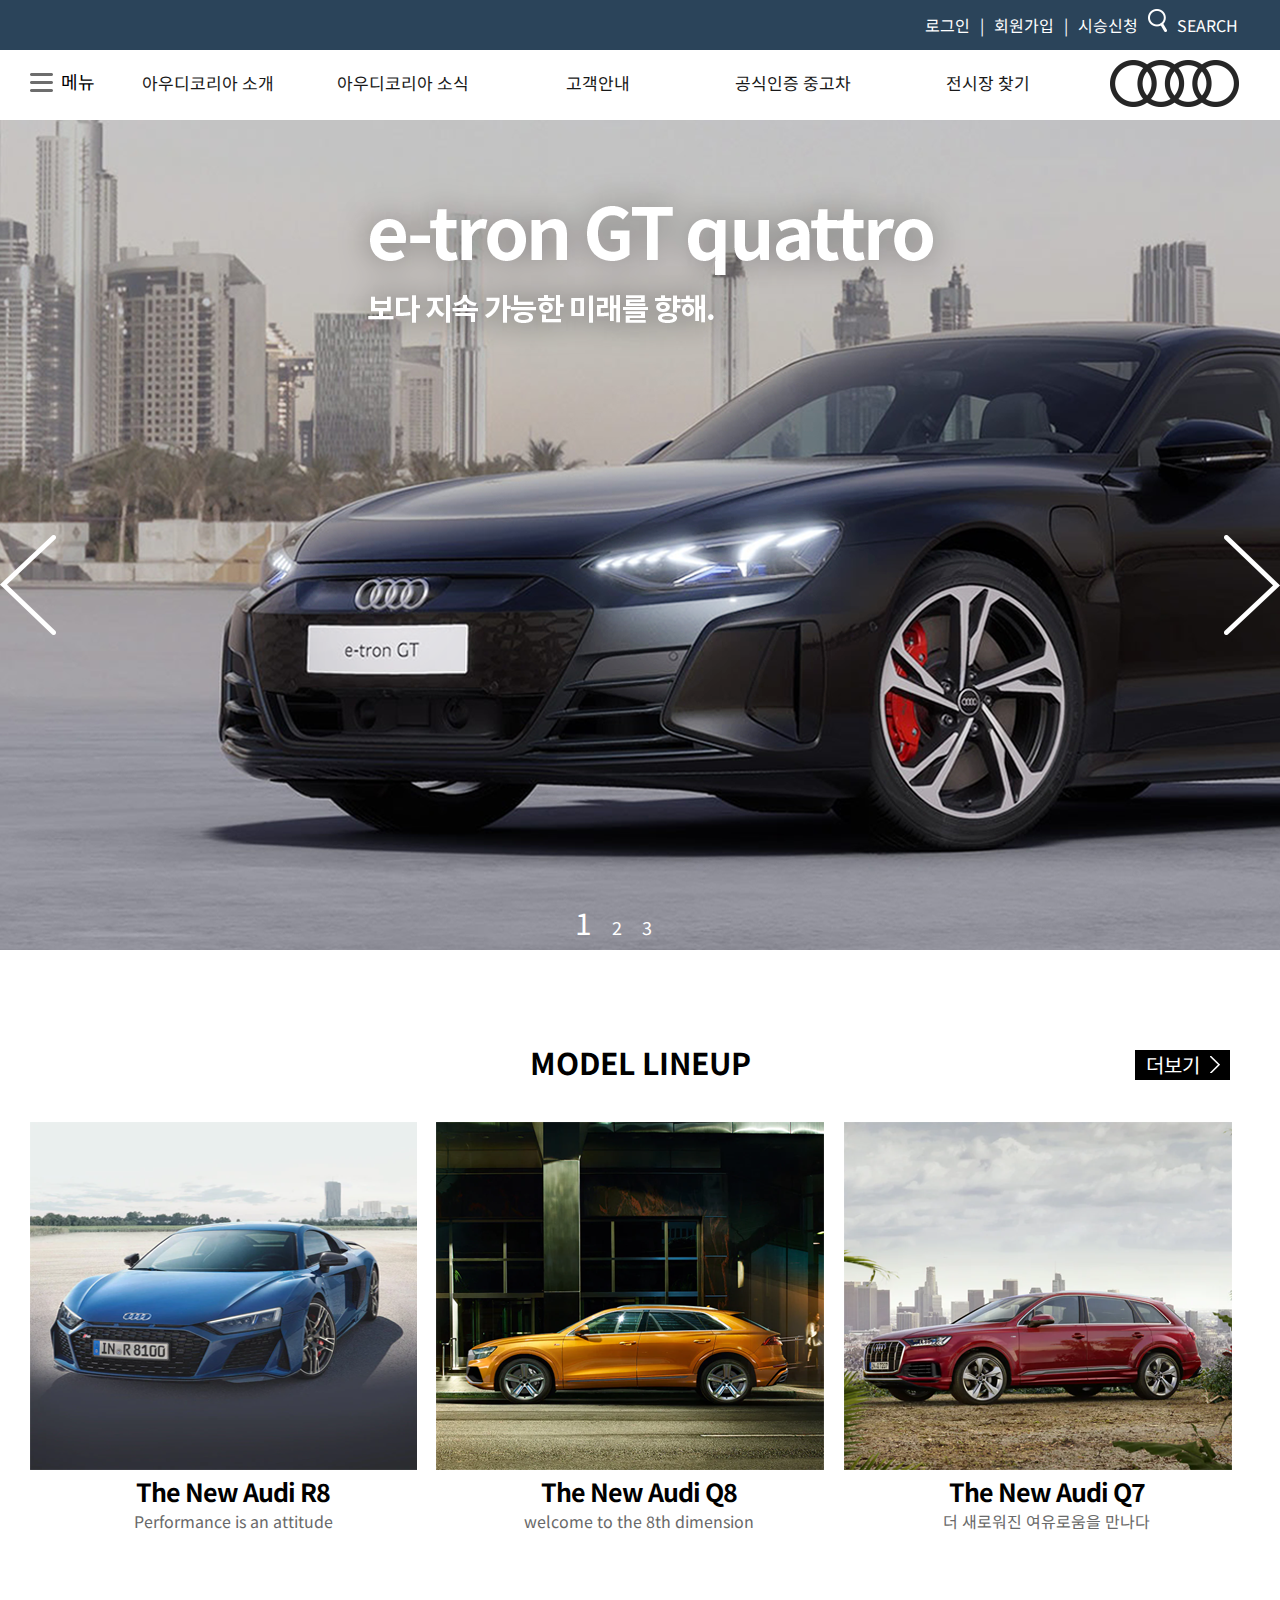
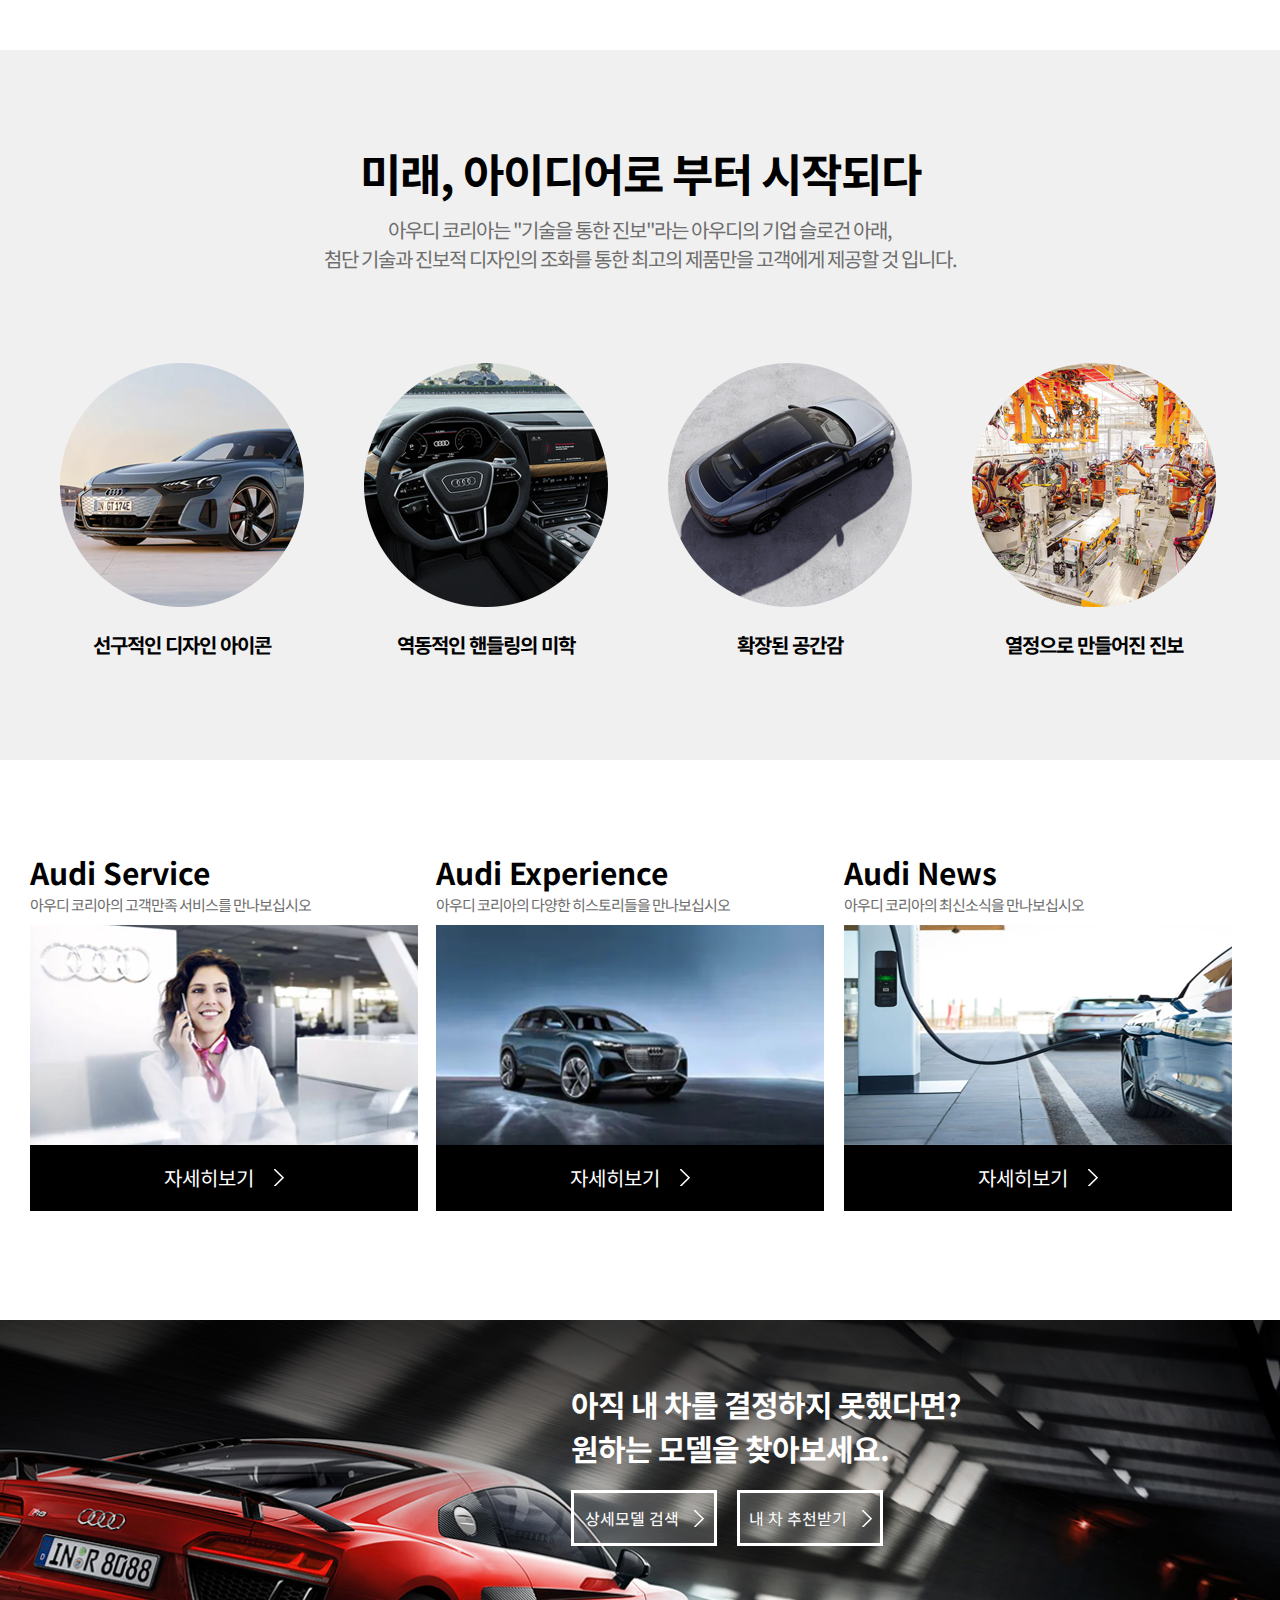
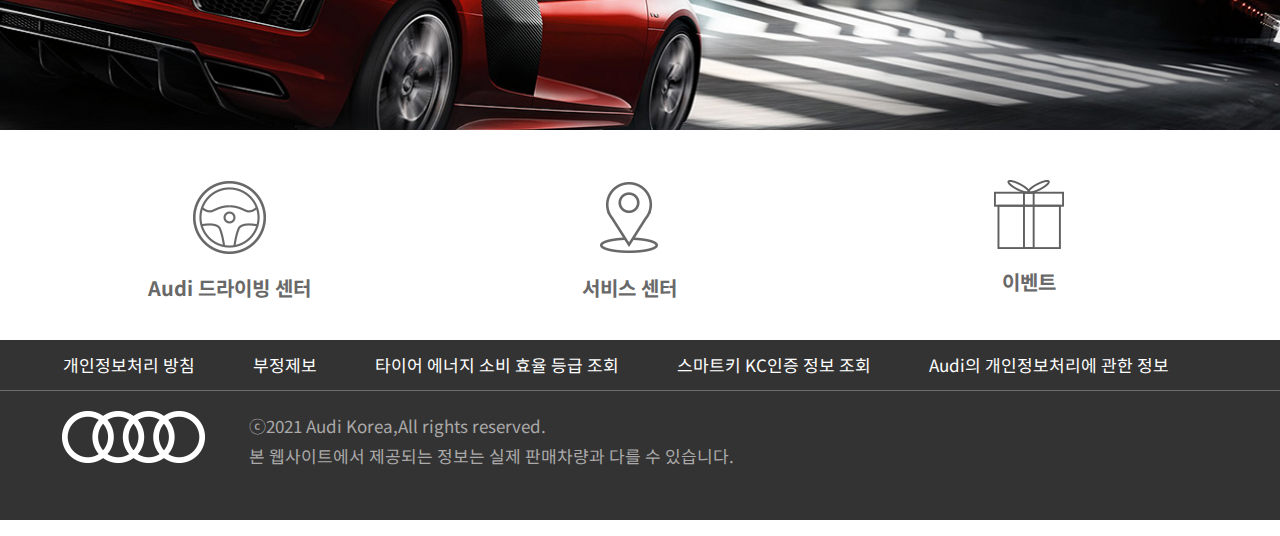
<file: index.html>
<!DOCTYPE html>
<html lang="en">
<head>
    <meta charset="UTF-8">
    <meta name="viewport" content="width=device-width, initial-scale=1.0">
    <title>아우디 코리아</title>
    <link href="css/style.css" rel="stylesheet" type="text/css">
    <link href="css/animation.css" rel="stylesheet" type="text/css">
<link rel="stylesheet" type="text/css" href="css/vertslider.css">
    <link rel="stylesheet" type="text/css" href="css/navigation.css">
   <script src="js/1.11.1jquerymin.js" type="text/javascript"></script>
     
</head>
<body>
    <div class="wrap">
        <header id="header">
            <div class="top_header">
               <div class="inner">
                <ul>
                    <li><a href="#">로그인</a></li>
                    <li><a href="#">회원가입</a></li>
                    <li><a href="#">시승신청</a></li>
                    <li><a href="#"><img src="img/menu_search.png" alt="돋보기"></a><a href="#">SEARCH</a></li>
                    <!--초기화-->
                </ul>
                </div>
            </div>
            <div class="bottom_header">
               <div class="inner">
                <div class="nav"><a href="#"><img src="img/menu_bar.png" alt="네비게이션바"></a><a href="#">메뉴</a></div>
                <div class="nav_mob">
                    <img src="img/menu_bar%20mob.png" alt="모바일 네비게이션바">
                </div>
                  <ul class="bottom_menu">
                        <li class="focus-in-expand"><a href="sub.html">아우디코리아 소개</a>
                            <ul>
                                <li><a href="#">아우디코리아 소개</a></li>
                                <li><a href="#"></a></li>
                                <li><a href="#"></a></li>
                                <li><a href="#"></a></li>
                                <li><a href="#"></a></li>
                                <li><a href="#"></a></li>
                                <li></li>
                                <li></li>
                                <li></li>
                                <li></li>
                            </ul>
                        </li>
                        <li class="focus-in-expand"><a href="sub.html">아우디코리아 소식</a>
                            <ul>
                                <li><a href="#">아우디코리아 소식</a></li>
                                <li><a href="#">아우디 브랜드 히스토리</a></li>
                                <li><a href="#">아우디 매거진</a></li>
                                <li><a href="#"></a></li>
                                <li><a href="#"></a></li>
                            </ul>
                        </li>
                        <li class="focus-in-expand"><a href="sub.html">고객안내</a>
                            <ul>
                                <li><a href="#">교환,환불 제도 안내</a></li>
                                <li><a href="#">디젤엔진 관련 안내</a></li>
                                <li><a href="#">We Care Campaign</a></li>
                                <li><a href="#">내비게이션 사용 안내</a></li>
                                <li><a href="#"></a></li>
                                <li><a href="#"></a></li>
                                <li><a href="#"></a></li>
                                <li><a href="#"></a></li>
                                <li></li>
                                <li></li>
                            </ul>
                        </li>
                        <li class="focus-in-expand"><a href="sub2.html">공식인증 중고차</a>
                            <ul>
                                <li><a href="#">공식인증 중고차</a></li>
                                <li><a href="#"></a></li>
                                <li><a href="#"></a></li>
                                <li><a href="#"></a></li>
                                <li><a href="#"></a></li>
                                <li><a href="#"></a></li>
                                <li><a href="#"></a></li>
                                <li><a href="#"></a></li>
                                <li><a href="#"></a></li>
                                <li><a href="#"></a></li>
                            </ul>
                        </li>
                        <li><a href="sub.html">시승신청</a>
                            <ul>
                                <li><a href="#"></a></li>
                                <li><a href="#"></a></li>
                                <li><a href="#"></a></li>
                                <li><a href="#"></a></li>
                                <li><a href="#"></a></li>
                                <li><a href="#"></a></li>
                                <li><a href="#"></a></li>
                                <li></li>
                                <li></li>
                                <li></li>
                                <li></li>
                            </ul>
                        </li>
                        <li class="focus-in-expand"><a href="sub.html">전시장 찾기</a>
                            <ul>
                                <li><a href="#">서울</a></li>
                                <li><a href="#">인천/경기</a></li>
                                <li><a href="#">충청/대전</a></li>
                                <li><a href="#">전남/광주</a></li>
                                <li><a href="#">전북/전주</a></li>
                                <li><a href="#">경북/대구</a></li>
                                <li><a href="#">부산</a></li>
                                <li><a href="#">경남/울산</a></li>
                                <li><a href="#">제주</a></li>
                                <li><a href="#">강원/원주</a></li>
                                <li><a href="#"></a></li>
                            </ul>
                        </li>
                        <!--초기화-->
                    </ul>
                <div class="logo"><a href="index.html"><img src="img/menu_logo.png" alt="메뉴로고"></a></div>
                <!--초기화-->
                </div>
            </div>
        </header>
        <article id="mainimg">
            <h1 class="hidden">메인이미지</h1>
            
         <nav>
        <div class="vertslider-left_nav"></div>
        <div class="vertslider-right_nav"></div>
    </nav>

    <div class="vertslider-pager">
        <div class="vertslider-pager-inner-wrapper">
        </div>
    </div>

    <div id="vertslider-wrapper">
        <section class="vertslider-page-wrapper">
            
        </section>
        <section class="vertslider-page-wrapper">
            
        </section>
        <section class="vertslider-page-wrapper">
            
        </section>
        

    </div>   
      

            
            
        </article>
        <main id="contents">
            <section class="content1">
                <div class="inner">
                   <div class="content1_title">
                    <h2>MODEL LINEUP</h2>
                    <div class="content1_box"><a href="#">더보기</a><a href="#"><i><img src="img/arrow.png" alt="화살표"></i></a></div>
                    </div>
                    <div class="content1_set">
                        <div class="content1_left"><i><img src="img/content1_left.png" alt="컨텐츠1왼쪽"></i>
                        <h3><a href="#">The New Audi R8</a></h3>
                        <p><a href="#">Performance is an attitude</a></p></div>   
                            <div class="content1_center">
                                <i><img src="img/content1_center.png" alt="컨텐츠1중앙"></i>
                                <h3><a href="#">The New Audi Q8</a></h3>
                                <p><a href="#">welcome to the 8th dimension</a></p>
                            </div>          
                        <div class="content1_right">
                            <i><img src="img/content1_right.png" alt="컨텐츠1오른쪽"></i>
                            <h3><a href="#">The New Audi Q7</a></h3>
                            <p><a href="#">더 새로워진 여유로움을 만나다</a></p>
                        </div>
                        <!--초기화-->
                    </div>
                </div>
            </section>
            <section class="content2">
               <div class="inner">
               <div class="content2_title">
                <h3>미래, 아이디어로 부터 시작되다</h3>
                <p>아우디 코리아는 "기술을 통한 진보"라는 아우디의 기업 슬로건 아래,<br>
                첨단 기술과 진보적 디자인의 조화를 통한 최고의 제품만을 고객에게 제공할 것 입니다.</p>
                </div>
                <div class="content2_set">
                <dl>
                    <dt><i><img src="img/content2_1.png" alt="컨텐츠2이미지1"></i></dt>
                    <dd>선구적인 디자인 아이콘</dd>
                </dl>
                <dl>
                    <dt><i><img src="img/content2_2.png" alt="컨텐츠2이미지2"></i></dt>
                    <dd>역동적인 핸들링의 미학</dd>
                </dl>
                <dl>
                    <dt><i><img src="img/content2_3.png" alt="컨텐츠2이미지3"></i></dt>
                    <dd>확장된 공간감</dd>
                </dl>
                <dl>
                    <dt><i><img src="img/content2_4.png" alt="컨텐츠2이미지4"></i></dt>
                    <dd>열정으로 만들어진 진보</dd>
                </dl>
                <!--초기화-->
                </div>
                </div>
            </section>
            <section class="content3">
                <div class="inner">
                    <div class="content3_set">
                        <div class="content3_left">
                            <h2>Audi Service</h2>
                            <p>아우디 코리아의 고객만족 서비스를 만나보십시오</p>
                            <div class="content3_img"><img src="img/content3_left.png" alt="컨텐츠3왼쪽"></div>
                            <div class="blackbox">자세히보기<i><img src="img/arrow.png" alt="화살표"></i></div>
                        </div>
                        <div class="content3_center">
                            <h2>Audi Experience</h2>
                            <p>아우디 코리아의 다양한 히스토리들을 만나보십시오</p>
                            <div class="content3_img"><img src="img/content3_center.png" alt="컨텐츠3센터"></div>
                            <div class="blackbox">자세히보기<i><img src="img/arrow.png" alt="화살표"></i></div>
                        </div>
                        <div class="content3_right">
                            <h2>Audi News</h2>
                            <p>아우디 코리아의 최신소식을 만나보십시오</p>
                            <div class="content3_img"><img src="img/content3_right.png" alt="컨텐츠3오른쪽"></div>
                            <div class="blackbox">자세히보기<i><img src="img/arrow.png" alt="화살표"></i></div>
                        </div>
                        <!--초기화-->
                    </div>
                </div>
            </section>
            <section class="content4">
               <div class="inner">
                <div class="content4_set">               
                    <h3>아직 내 차를 결정하지 못했다면?<br>
                    원하는 모델을 찾아보세요.</h3>
                    <div class="content4_boxset">
                    <div>상세모델 검색<i><img src="img/arrow.png" alt="화살표"></i></div>
                    <div>내 차 추천받기<i><img src="img/arrow.png" alt="화살표"></i></div>
                    <!--초기화-->
                    </div>
                    </div>
                </div>
            </section>
            <section class="content5">
                <div class="inner">
                    <div class="content5_set">
                        <dl>
                            <dt><a href="#"><img src="img/content5_left.png" alt="컨텐츠5 왼쪽"></a></dt>
                            <dd><a href="#">Audi 드라이빙 센터</a></dd>
                        </dl>
                        <dl>
                            <dt><a href="#"><img src="img/content5_center.png" alt="컨텐츠5 센터"></a></dt>
                            <dd><a href="#">서비스 센터</a></dd>
                        </dl>
                        <dl>
                            <dt><a href="#"><img src="img/content5_right.png" alt="컨텐츠5오른쪽"></a></dt>
                            <dd><a href="#">이벤트</a></dd>
                        </dl>
                        <!--초기화-->
                    </div>
                </div>
            </section>
        </main>
        <footer id="footer">
            <div class="top_footer">
               <div class="inner">
               <div class="topfooter_logo"><img src="img/footer_logo.png" alt="푸터로고"></div>
                <ul>
                    <li>개인정보처리 방침</li>
                    <li>부정제보</li>
                    <li>타이어 에너지 소비 효율 등급 조회</li>
                    <li>스마트키 KC인증 정보 조회</li>
                    <li>Audi의 개인정보처리에 관한 정보</li>
                    <!--초기화-->
                </ul>
                </div>
            </div>
            <div class="bottom_footer">
               <div class="inner">
                <div class="bottom_footerset">
                    <div class="footer_logo"><img src="img/footer_logo.png" alt="푸터로고"></div>
                    <div class="copyright">ⓒ2021 Audi Korea,All rights reserved.<br>
                    본 웹사이트에서 제공되는 정보는 실제 판매차량과 다를 수 있습니다.</div>
                    <!--초기화-->
                </div>
                </div>
            </div>
            
        </footer>
    </div>
        
    <script src="js/jquery.vertslider.js" type="text/javascript"></script>
    <script>
        window.startPage = 1;
        window.transitionTime = 750;
    </script>
    
</body>
</html>
</file>
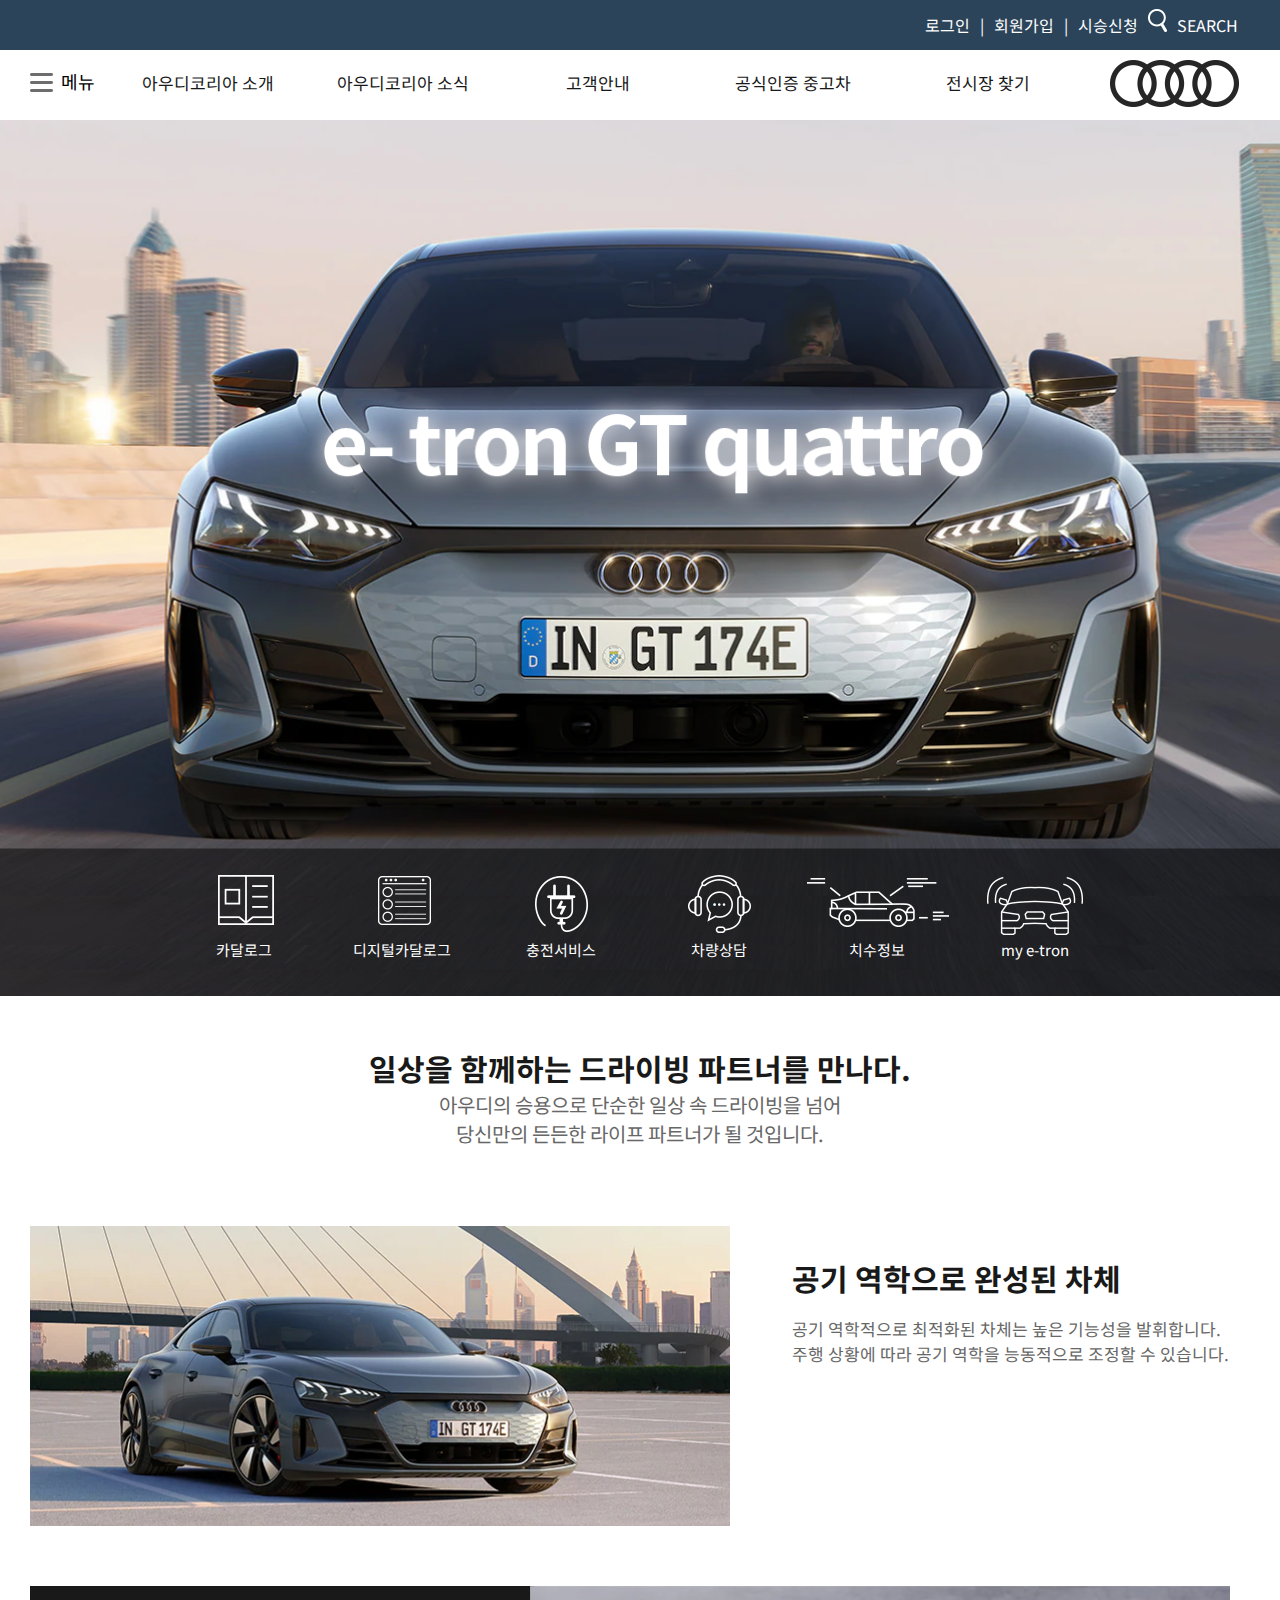
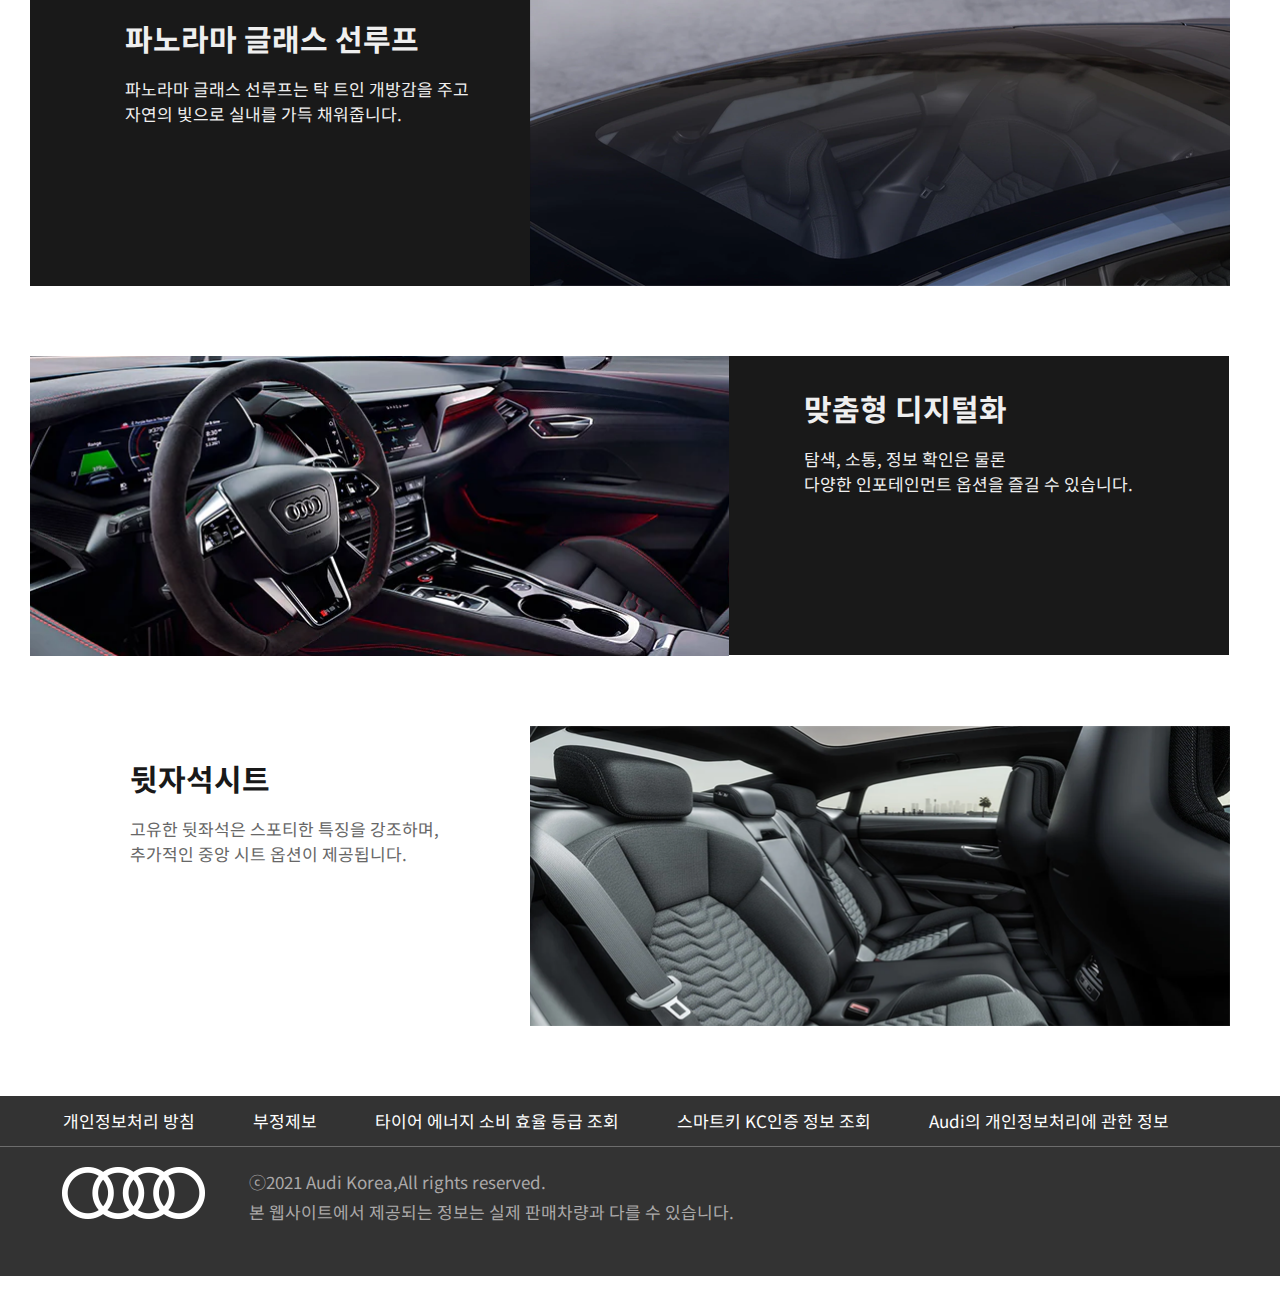
<file: sub.html>
<!DOCTYPE html>
<html lang="en">
<head>
    <meta charset="UTF-8">
    <meta name="viewport" content="width=device-width, initial-scale=1.0">
    <title>아우디 코리아</title>
    <link href="css/style.css" rel="stylesheet" type="text/css">
</head>
<body>
    <div class="wrap">
        <header id="header">
            <div class="top_header">
               <div class="inner">
                <ul>
                    <li><a href="#">로그인</a></li>
                    <li><a href="#">회원가입</a></li>
                    <li><a href="#">시승신청</a></li>
                    <li><a href="#"><i><img src="img/menu_search.png" alt="돋보기"></i></a><a href="#">SEARCH</a></li>
                    <!--초기화-->
                </ul>
                </div>
            </div>
            <div class="bottom_header">
               <div class="inner">
                                <div class="nav"><a href="#"><img src="img/menu_bar.png" alt="네비게이션바"></a><a href="#">메뉴</a></div>
                <div class="nav_mob">
                    <img src="img/menu_bar%20mob.png" alt="모바일 네비게이션바">
                </div>
                <ul class="bottom_menu">
                        <li class="focus-in-expand"><a href="sub.html">아우디코리아 소개</a>
                            <ul>
                                <li><a href="#">아우디코리아 소개</a></li>
                                <li><a href="#"></a></li>
                                <li><a href="#"></a></li>
                                <li><a href="#"></a></li>
                                <li><a href="#"></a></li>
                                <li><a href="#"></a></li>
                                <li></li>
                                <li></li>
                                <li></li>
                                <li></li>
                            </ul>
                        </li>
                        <li class="focus-in-expand"><a href="sub.html">아우디코리아 소식</a>
                            <ul>
                                <li><a href="#">아우디코리아 소식</a></li>
                                <li><a href="#">아우디 브랜드 히스토리</a></li>
                                <li><a href="#">아우디 매거진</a></li>
                                <li><a href="#"></a></li>
                                <li><a href="#"></a></li>
                            </ul>
                        </li>
                        <li class="focus-in-expand"><a href="sub.html">고객안내</a>
                            <ul>
                                <li><a href="#">교환,환불 제도 안내</a></li>
                                <li><a href="#">디젤엔진 관련 안내</a></li>
                                <li><a href="#">We Care Campaign</a></li>
                                <li><a href="#">내비게이션 사용 안내</a></li>
                                <li><a href="#"></a></li>
                                <li><a href="#"></a></li>
                                <li><a href="#"></a></li>
                                <li><a href="#"></a></li>
                                <li></li>
                                <li></li>
                            </ul>
                        </li>
                        <li class="focus-in-expand"><a href="sub2.html">공식인증 중고차</a>
                            <ul>
                                <li><a href="#">공식인증 중고차</a></li>
                                <li><a href="#"></a></li>
                                <li><a href="#"></a></li>
                                <li><a href="#"></a></li>
                                <li><a href="#"></a></li>
                                <li><a href="#"></a></li>
                                <li><a href="#"></a></li>
                                <li><a href="#"></a></li>
                                <li><a href="#"></a></li>
                                <li><a href="#"></a></li>
                            </ul>
                        </li>
                        <li><a href="sub.html">시승신청</a>
                            <ul>
                                <li><a href="#"></a></li>
                                <li><a href="#"></a></li>
                                <li><a href="#"></a></li>
                                <li><a href="#"></a></li>
                                <li><a href="#"></a></li>
                                <li><a href="#"></a></li>
                                <li><a href="#"></a></li>
                                <li></li>
                                <li></li>
                                <li></li>
                                <li></li>
                            </ul>
                        </li>
                        <li class="focus-in-expand"><a href="sub.html">전시장 찾기</a>
                            <ul>
                                <li><a href="#">서울</a></li>
                                <li><a href="#">인천/경기</a></li>
                                <li><a href="#">충청/대전</a></li>
                                <li><a href="#">전남/광주</a></li>
                                <li><a href="#">전북/전주</a></li>
                                <li><a href="#">경북/대구</a></li>
                                <li><a href="#">부산</a></li>
                                <li><a href="#">경남/울산</a></li>
                                <li><a href="#">제주</a></li>
                                <li><a href="#">강원/원주</a></li>
                                <li><a href="#"></a></li>
                            </ul>
                        </li>
                        <!--초기화-->
                    </ul>
                <div class="logo"><a href="index.html"><img src="img/menu_logo.png" alt="메뉴로고"></a></div>
                <!--초기화-->
                </div>
            </div>
        </header>
        <!--서브 시작-->
<main id="sub_contents">
    <section class="sub_bg">
        <h1 class="hidden">서브이미지</h1>
<div class="sub_menu">
    <dl>
        <dt><i><img src="img/mainimg_ico-sub.png" alt="카달로그"></i></dt>
        <dd class="tracking-in-expand">카달로그</dd>
    </dl>
    <dl>
        <dt><i><img src="img/mainimg_ico-sub2.png" alt=" 디지털카달로그"></i></dt>
        <dd class="tracking-in-expand">디지털카달로그</dd>
    </dl>
    <dl>
        <dt><i><img src="img/mainimg_ico-sub3.png" alt="충전서비스"></i></dt>
        <dd class="tracking-in-expand">충전서비스</dd>
    </dl>
    <dl>
        <dt><i><img src="img/mainimg_ico-sub4.png" alt="차량상담"></i></dt>
        <dd class="tracking-in-expand">차량상담</dd>
    </dl>
    <dl>
        <dt><i><img src="img/mainimg_ico-sub5.png" alt="치수정보"></i></dt>
        <dd class="tracking-in-expand">치수정보</dd>
    </dl>
    <dl>
        <dt><i><img src="img/mainimg_ico-sub6.png" alt="e-tron"></i></dt>
        <dd class="tracking-in-expand">my e-tron</dd>
    </dl>
</div>
    </section>
    <section class="sub_con1">
       <div class="inner">
        <div>
            <h2>일상을 함께하는 드라이빙 파트너를 만나다.</h2>
            <p>아우디의 승용으로 단순한 일상 속 드라이빙을 넘어<br>
            당신만의 든든한 라이프 파트너가 될 것입니다.</p>
        </div>
        </div>
    </section>
    <section class="sub_con2">
        <div class="inner">
            <div class="con2_left">
            </div>
            <div class="con2_right">
                <h2>공기 역학으로 완성된 차체</h2>
                <p>공기 역학적으로 최적화된 차체는 높은 기능성을 발휘합니다.<br> 주행 상황에 따라 공기 역학을 능동적으로 조정할 수 있습니다.</p>
                <!--초기화-->
            </div>
        </div>
    </section>
    <section class="sub_con3">
        <div class="inner">
            <div class="con3_left">
                <h2>파노라마 글래스 선루프</h2>
                <p>파노라마 글래스 선루프는 탁 트인 개방감을 주고<br>자연의 빛으로 실내를 가득 채워줍니다.</p>
            </div>
            <div class="con3_right">
            </div>
        </div>
        <!--초기화-->
    </section>
    <section class="sub_con4">
       <div class="inner">
        <div class="con4_left">
        </div>
        <div class="con4_right">
            <h2>맞춤형 디지털화</h2>
            <p>탐색, 소통, 정보 확인은 물론<br>다양한 인포테인먼트 옵션을 즐길 수 있습니다.</p>
        </div>
        <!--초기화-->
        </div>
    </section>
    <section class="sub_con5">
        <div class="inner">
            <div class="con5_left">
                <h2>뒷자석시트</h2>
                <p>고유한 뒷좌석은 스포티한 특징을 강조하며,<br> 추가적인 중앙 시트 옵션이 제공됩니다.</p>
            </div>
            <div class="con5_right">
            </div>
        </div>
    </section>
</main>
         <!--서브 끝-->
        <footer id="footer">
            <div class="top_footer">
               <div class="inner">
               <div class="topfooter_logo">
                   <img src="img/footer_logo.png" alt="푸터로고">
               </div>
                <ul>
                    <li>개인정보처리 방침</li>
                    <li>부정제보</li>
                    <li>타이어 에너지 소비 효율 등급 조회</li>
                    <li>스마트키 KC인증 정보 조회</li>
                    <li>Audi의 개인정보처리에 관한 정보</li>
                    <!--초기화-->
                </ul>
                </div>
            </div>
            <div class="bottom_footer">
               <div class="inner">
                <div class="bottom_footerset">
                    <div class="footer_logo"><img src="img/footer_logo.png" alt="푸터로고"></div>
                    <div class="copyright">ⓒ2021 Audi Korea,All rights reserved.<br>
                    본 웹사이트에서 제공되는 정보는 실제 판매차량과 다를 수 있습니다.</div>
                    <!--초기화-->
                </div>
                </div>
            </div>
            
        </footer>
    </div>
</body>
</html>
</file>
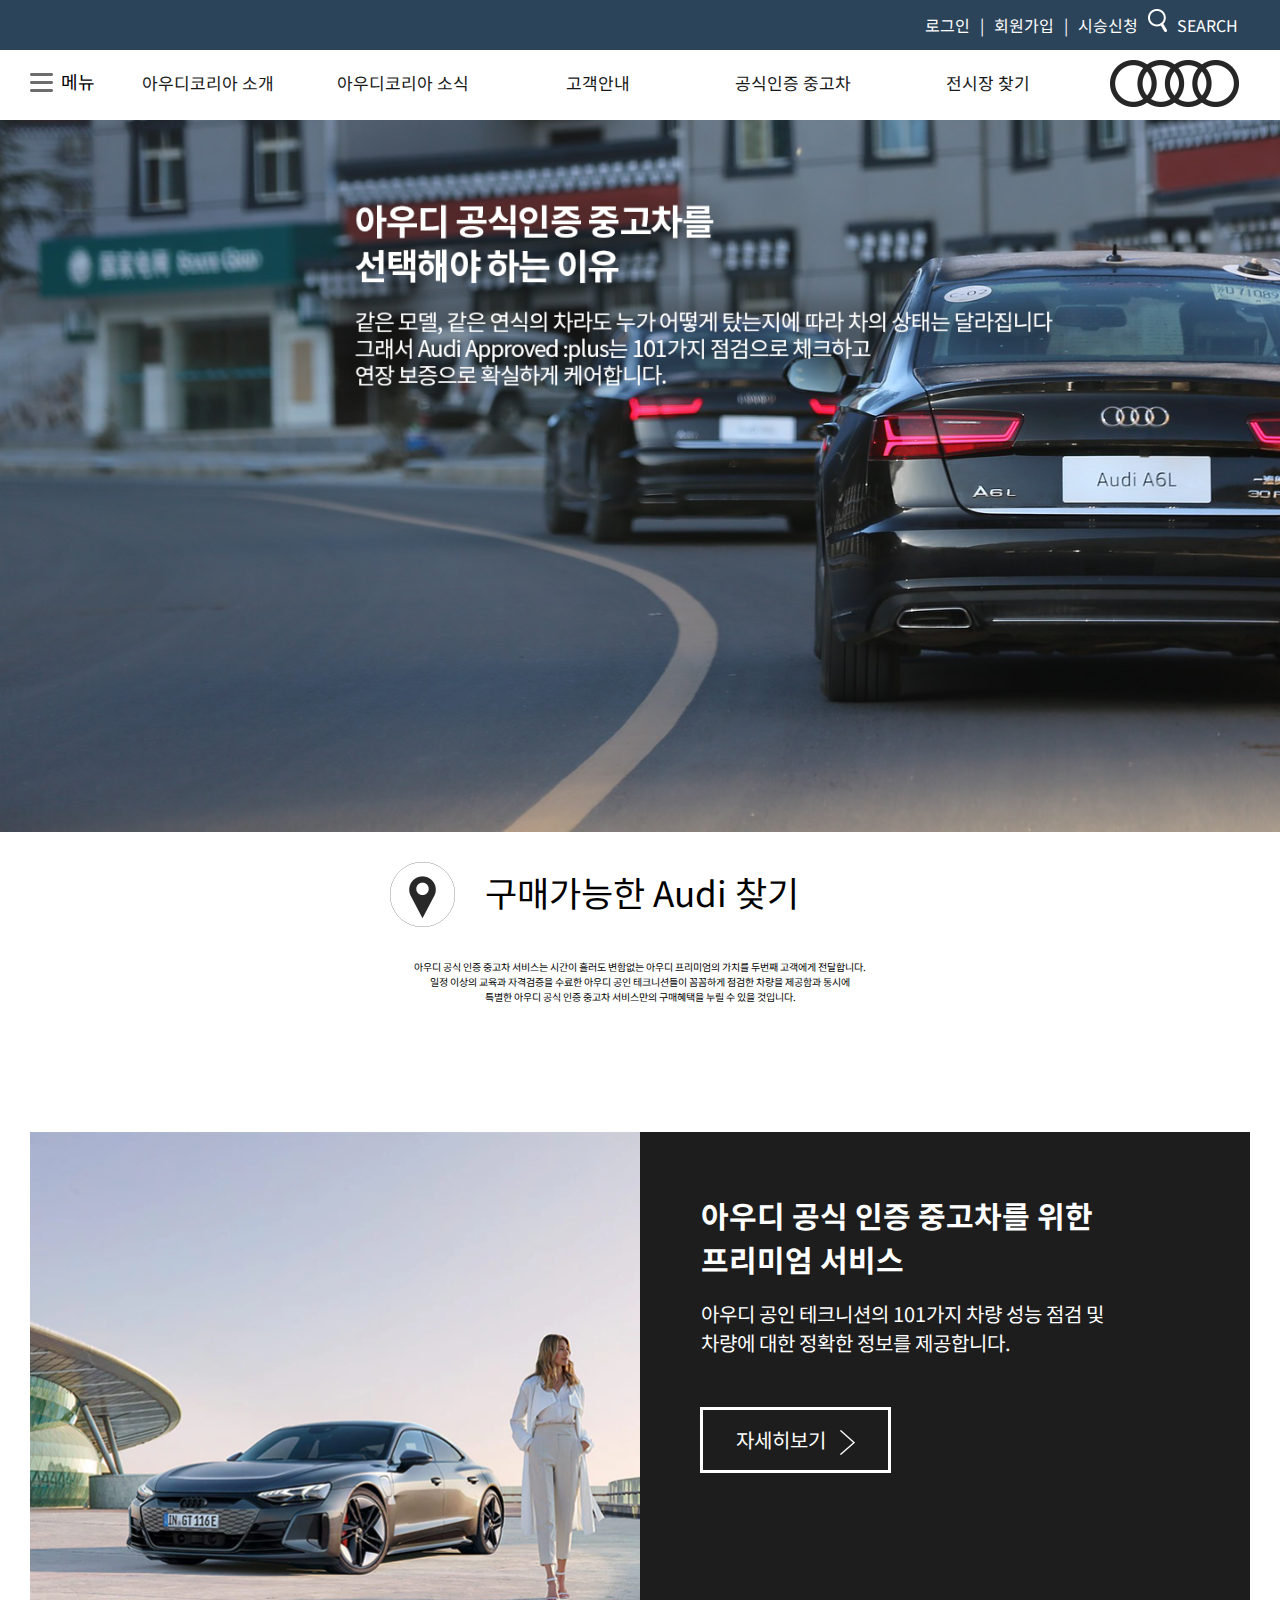
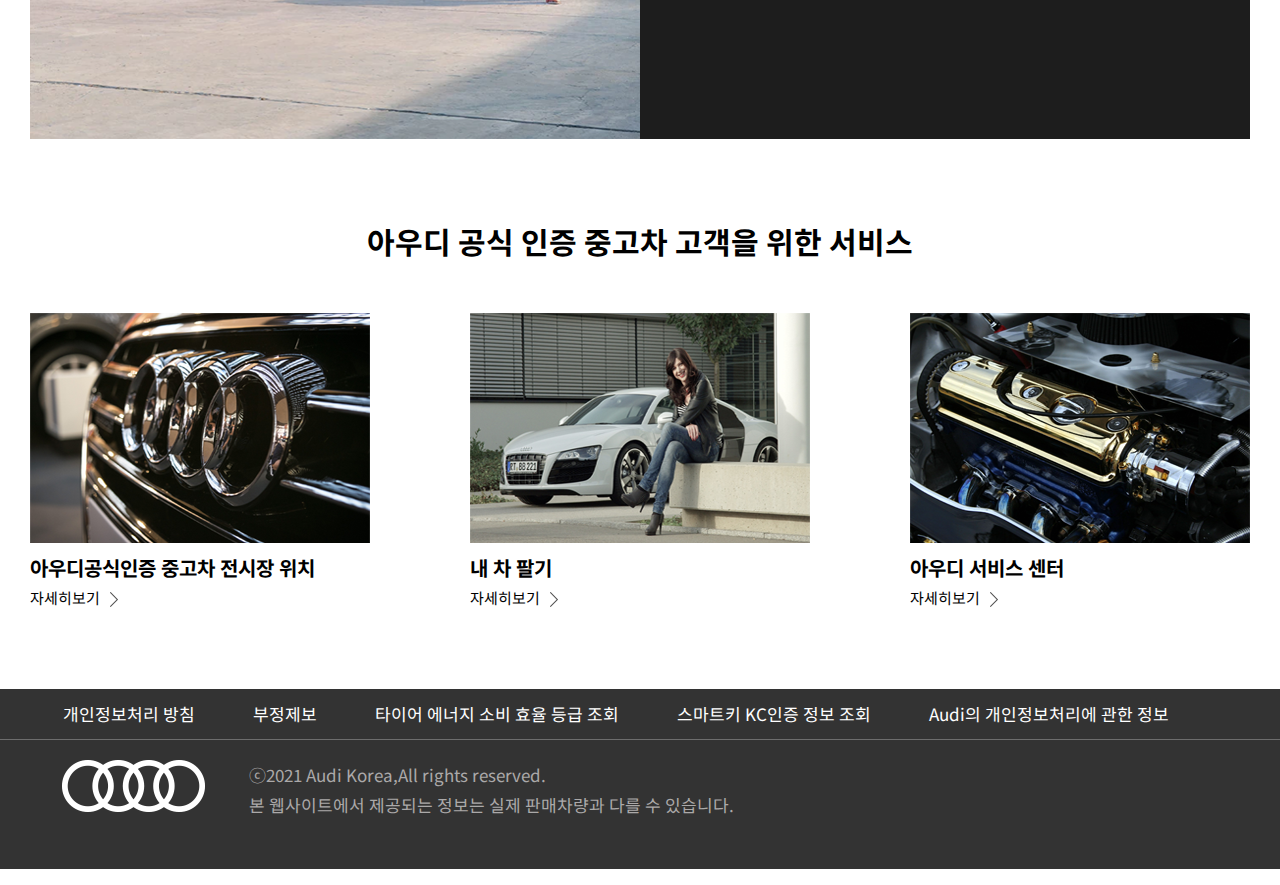
<file: sub2.html>
<!DOCTYPE html>
<html lang="en">
<head>
    <meta charset="UTF-8">
    <meta name="viewport" content="width=device-width, initial-scale=1.0">
    <title>아우디 코리아</title>
    <link href="css/style.css" rel="stylesheet" type="text/css">
</head>
<body>
    <div class="wrap">
        <header id="header">
            <div class="top_header">
               <div class="inner">
                <ul>
                    <li><a href="#">로그인</a></li>
                    <li><a href="#">회원가입</a></li>
                    <li><a href="#">시승신청</a></li>
                    <li><a href="#"><i><img src="img/menu_search.png" alt="돋보기"></i></a><a href="#">SEARCH</a></li>
                    <!--초기화-->
                </ul>
                </div>
            </div>
            <div class="bottom_header">
               <div class="inner">
                                <div class="nav"><a href="#"><img src="img/menu_bar.png" alt="네비게이션바"></a><a href="#">메뉴</a></div>
                <div class="nav_mob">
                    <img src="img/menu_bar%20mob.png" alt="모바일 네비게이션바">
                </div>
                <ul class="bottom_menu">
                        <li class="focus-in-expand"><a href="sub.html">아우디코리아 소개</a>
                            <ul>
                                <li><a href="#">아우디코리아 소개</a></li>
                                <li><a href="#"></a></li>
                                <li><a href="#"></a></li>
                                <li><a href="#"></a></li>
                                <li><a href="#"></a></li>
                                <li><a href="#"></a></li>
                                <li></li>
                                <li></li>
                                <li></li>
                                <li></li>
                            </ul>
                        </li>
                        <li class="focus-in-expand"><a href="sub.html">아우디코리아 소식</a>
                            <ul>
                                <li><a href="#">아우디코리아 소식</a></li>
                                <li><a href="#">아우디 브랜드 히스토리</a></li>
                                <li><a href="#">아우디 매거진</a></li>
                                <li><a href="#"></a></li>
                                <li><a href="#"></a></li>
                            </ul>
                        </li>
                        <li class="focus-in-expand"><a href="sub.html">고객안내</a>
                            <ul>
                                <li><a href="#">교환,환불 제도 안내</a></li>
                                <li><a href="#">디젤엔진 관련 안내</a></li>
                                <li><a href="#">We Care Campaign</a></li>
                                <li><a href="#">내비게이션 사용 안내</a></li>
                                <li><a href="#"></a></li>
                                <li><a href="#"></a></li>
                                <li><a href="#"></a></li>
                                <li><a href="#"></a></li>
                                <li></li>
                                <li></li>
                            </ul>
                        </li>
                        <li class="focus-in-expand"><a href="sub2.html">공식인증 중고차</a>
                            <ul>
                                <li><a href="#">공식인증 중고차</a></li>
                                <li><a href="#"></a></li>
                                <li><a href="#"></a></li>
                                <li><a href="#"></a></li>
                                <li><a href="#"></a></li>
                                <li><a href="#"></a></li>
                                <li><a href="#"></a></li>
                                <li><a href="#"></a></li>
                                <li><a href="#"></a></li>
                                <li><a href="#"></a></li>
                            </ul>
                        </li>
                        <li><a href="sub.html">시승신청</a>
                            <ul>
                                <li><a href="#"></a></li>
                                <li><a href="#"></a></li>
                                <li><a href="#"></a></li>
                                <li><a href="#"></a></li>
                                <li><a href="#"></a></li>
                                <li><a href="#"></a></li>
                                <li><a href="#"></a></li>
                                <li></li>
                                <li></li>
                                <li></li>
                                <li></li>
                            </ul>
                        </li>
                        <li class="focus-in-expand"><a href="sub.html">전시장 찾기</a>
                            <ul>
                                <li><a href="#">서울</a></li>
                                <li><a href="#">인천/경기</a></li>
                                <li><a href="#">충청/대전</a></li>
                                <li><a href="#">전남/광주</a></li>
                                <li><a href="#">전북/전주</a></li>
                                <li><a href="#">경북/대구</a></li>
                                <li><a href="#">부산</a></li>
                                <li><a href="#">경남/울산</a></li>
                                <li><a href="#">제주</a></li>
                                <li><a href="#">강원/원주</a></li>
                                <li><a href="#"></a></li>
                            </ul>
                        </li>
                        <!--초기화-->
                    </ul>
                <div class="logo"><a href="index.html"><img src="img/menu_logo.png" alt="메뉴로고"></a></div>
                <!--초기화-->
                </div>
            </div>
        </header>
        <!--서브2 시작-->
        <main id="sub2_contents">
            <section class="sub2_bg">
               <div class="inner">
                <h1 class="hidden">서브2이미지</h1>
                </div>
            </section>
            <section class="sub2_content1">
                <div class="inner">
                <div class=".sub2_contitle">
                    <ul class="sub2_menu">
                        <li class="shake-top"><img src="img/content1_sub2-icon.png" alt="서브2 아이콘"></li>
                        <li><span>구매가능한 Audi 찾기</span></li>
                        <!--초기화-->
                    </ul>
                </div>
                    <div class="sub2_con_bottom">아우디 공식 인증 중고차 서비스는 시간이 흘러도 변함없는 아우디 프리미엄의 가치를 두번째 고객에게 전달합니다.<br>
                    일정 이상의 교육과 자격검증을 수료한 아우디 공인 테크니션들이 꼼꼼하게 점검한 차량을 제공함과 동시에<br>특별한 아우디 공식 인증 중고차 서비스만의 구매혜택을 누릴 수 있을 것입니다.</div>
                </div>
            </section>
            <section class="sub2_content2">
               <div class="inner">
                <div class="sub2_content_set">
                    <div class="sub2_left"></div>
                    <div class="sub2_right">
                        <h2>아우디 공식 인증 중고차를 위한<br>프리미엄 서비스</h2>
                        <p>아우디 공인 테크니션의 101가지 차량 성능 점검 및<br> 차량에 대한 정확한 정보를 제공합니다.</p>
                        <div>자세히보기 <i><img src="img/content2_sub2-arrow.png" alt="서브2 화살표"></i></div>
                    </div>
                    <!--초기화-->
                </div>
                </div>
            </section>
            <section class="sub2_content3">
               <div class="inner">
                <h2>아우디 공식 인증 중고차 고객을 위한 서비스</h2>
                <div class="sub2_content3_set">
                    <div class="sub2_content3_left">
                        <div class="sub2_con3_1"></div>
                        <h1>아우디공식인증 중고차 전시장 위치</h1>
                        <p>자세히보기 <img src="img/content3_sub2-arrow.png" alt="자세히보기 화살표"></p>
                    </div>
                    <div class="sub2_content3_center">
                        <div class="sub2_con3_2"></div>
                        <h1>내 차 팔기</h1>
                        <p>자세히보기 <img src="img/content3_sub2-arrow.png" alt="자세히보기 화살표"></p>
                    </div>
                    <div class="sub2_content3_right">
                        <div class="sub2_con3_3"></div>
                        <h1>아우디 서비스 센터</h1>
                        <p>자세히보기 <img src="img/content3_sub2-arrow.png" alt="자세히보기 화살표"></p>
                    </div>
                </div>
                </div>
            </section>
        </main>
         <!--서브2 끝-->
        <footer id="footer">
            <div class="top_footer">
               <div class="inner">
               <div class="topfooter_logo">
                   <img src="img/footer_logo.png" alt="푸터로고">
               </div>
                <ul>
                    <li>개인정보처리 방침</li>
                    <li>부정제보</li>
                    <li>타이어 에너지 소비 효율 등급 조회</li>
                    <li>스마트키 KC인증 정보 조회</li>
                    <li>Audi의 개인정보처리에 관한 정보</li>
                    <!--초기화-->
                </ul>
                </div>
            </div>
            <div class="bottom_footer">
               <div class="inner">
                <div class="bottom_footerset">
                    <div class="footer_logo"><img src="img/footer_logo.png" alt="푸터로고"></div>
                    <div class="copyright">ⓒ2021 Audi Korea,All rights reserved.<br>
                    본 웹사이트에서 제공되는 정보는 실제 판매차량과 다를 수 있습니다.</div>
                    <!--초기화-->
                </div>
                </div>
            </div>
            
        </footer>
    </div>
</body>
</html>
</file>
<file: css/style.css>
/*공통*/
@import url('https://fonts.googleapis.com/css2?family=Noto+Sans+KR&display=swap');
html{font-size: 10px}
* {
    margin: 0;
    padding: 0;
    font-family: 'Noto Sans KR', sans-serif;
}
body{overflow-x: hidden}
ul {
    list-style: none
}

.hidden {
    position: absolute;
    width: 1px;
    height: 1px;
    overflow: hidden
}

.inner {
    width: 1220px;
    margin: 0 auto
}

.bottom_header > .inner > ul > li:nth-child(5) {
    display: none
}

.nav_mob {
    display: none
}

.bottom_menu > li > a {
    text-decoration: none;
    color: #191919
}

.topfooter_logo {
    display: none
}



/*위쪽 상단*/
.top_header {
    width: 100%;
    height: 50px;
    background-color: #2b445a
}

.top_header > .inner > ul {
    width: 335px;
    float: right
}

.top_header > .inner > ul > li {
    float: left;
    color: #fff;
    padding-left: 10px;
    line-height: 50px;font-size: 1.6rem
}

.top_header > .inner > ul > li > a{text-decoration: none; color: #fff}

.top_header > .inner > ul > li > i {
    padding-right: 5px
}

.top_header > .inner > ul:after {
    display: inline-block;
    content: "";
    clear: both
}

.top_header > .inner > ul > li:before {
    display: inline-block;
    content: "|";
    padding-right: 10px
}

.top_header > .inner > ul > li:nth-child(1):before {
    display: none
}

.top_header > .inner > ul > li:nth-child(4):before {
    display: none
}

.top_header > .inner > ul > li:nth-child(4) >a{padding-right: 10px}

/*아래쪽 상단*/
.bottom_header {
    width: 100%;
    height: 70px
}

.bottom_header > .inner > .nav {
    width: 80px;
    float: left;
    padding-top: 18px;
    font-size: 1.8rem
}

.bottom_header > .inner > .nav > a{text-decoration: none; color: #000; padding-right: 8px}

.bottom_header > .inner > .nav > a:first-child{vertical-align: middle}

.bottom_header > .inner > ul > li {
    float: left;
    padding-top: 20px;
    width: 20%;
    font-size: 1.7rem
}
.bottom_header > .inner > ul > li{text-align: center}

.bottom_header > .inner > .logo {
    width: 140px;
    float: right;
    padding-top: 10px
}

.bottom_header > ul:after {
    display: inline-block;
    content: "";
    clear: both
}


.bottom_header>.inner{position: relative}
.bottom_header>.inner>.bottom_menu{position: absolute; width:80%; left: 80px}
.bottom_menu{height: 50px; overflow: hidden; transition: height 0.5s; z-index: 99; background-color:rgba(255,255,255,0.6)}
.bottom_menu:hover{height: 450px;}
.bottom_menu ul{height: 400px; padding: 20px 0}
.bottom_menu ul li{padding: 10px 0 7px 0}
.bottom_menu ul li>a{text-decoration: none; color: #000}

.focus-in-expand {
	-webkit-animation: focus-in-expand 0.8s cubic-bezier(0.250, 0.460, 0.450, 0.940) both;
	        animation: focus-in-expand 0.8s cubic-bezier(0.250, 0.460, 0.450, 0.940) both;
}
/* ----------------------------------------------
 * Generated by Animista on 2021-4-21 10:39:22
 * Licensed under FreeBSD License.
 * See http://animista.net/license for more info. 
 * w: http://animista.net, t: @cssanimista
 * ---------------------------------------------- */

/**
 * ----------------------------------------
 * animation focus-in-expand
 * ----------------------------------------
 */
@-webkit-keyframes focus-in-expand {
  0% {
    letter-spacing: -0.5em;
    -webkit-filter: blur(12px);
            filter: blur(12px);
    opacity: 0;
  }
  100% {
    -webkit-filter: blur(0px);
            filter: blur(0px);
    opacity: 1;
  }
}
@keyframes focus-in-expand {
  0% {
    letter-spacing: -0.5em;
    -webkit-filter: blur(12px);
            filter: blur(12px);
    opacity: 0;
  }
  100% {
    -webkit-filter: blur(0px);
            filter: blur(0px);
    opacity: 1;
  }
}


/*메인이미지*/
#mainimg {
    width: 100%;
    height: 830px;
    background-size: cover;
    background-position: center center;
    position: relative
}

#mainimg > .inner {
    position: relative;
    width: 1220px;
    height: 830px;
}

#mainimg ul {
    float: left;
    position: absolute;
    bottom: 1%;
    right: 0
}

#mainimg ul > li {
    float: left;
    color: #fff;
    font-size: 3.0rem;
    font-weight: bold;
    line-height: 65px
}

#mainimg ul:after {
    display: block;
    content: "";
    clear: both
}

#mainimg ul > li:nth-child(1) {
    padding-right: 25px
}

#mainimg ul > li>a{text-decoration:none; color: #fff}

@keyframes slide animate__slideInRight {
    0% {
        -webkit-transform: translate3d(100%, 0, 0);
        transform: translate3d(100%, 0, 0);
        visibility: visible
    }

    to {
        -webkit-transform: translateZ(0);
        transform: translateZ(0)
    }
}

.animate__slideInRight {
    -webkit-animation-name: slideInRight;
    animation-name: slideInRight
}

#mainimg ul > li img {
    width: 40px;
    height: 40px;
    padding-left: 25px;
    vertical-align: middle
}

/*컨텐츠1*/
.content1 {
    width: 100%;
    height: 700px
}

.content1_title {
    width: 700px;
    height: 52px;
    padding: 90px 0 30px 0;
    margin-left: 500px
}

.content1_title > h2 {
    font-size: 3.0rem;
    float: left
}

.content1_title > .content1_box {
    width: 95px;
    height: 30px;
    background-color: #000;
    color: #fff;
    font-size: 2.0rem;
    float: right;
    margin-top: 10px;
    text-align: center
}

.content1_title > .content1_box img {
    padding-left: 10px
}

.content1_box> a{text-decoration: none; color: #fff}


.content1_set {
    width: 100%;
    height: 350px
}

.content1_left {
    width: 33.3%;
    float: left
}

.content1_left>i img:hover{transform: rotateY(180deg); transition: all 1s}

.content1_left > h3 {
    font-size: 2.5rem;
    text-align: center;
    letter-spacing: -1px
}

.content1_left > p {
    font-size: 1.6rem;
    text-align: center;
    color: #6d6d6d
}

.content1_left h3 >a{text-decoration: none; color: #000}
.content1_left p >a{text-decoration: none; color: #696969}

.content1_center {
    width: 33.3%;
    float: left
}

.content1_center> i img:hover{transform: rotateY(180deg); transition: all 1s}

.content1_center > h3 {
    font-size: 2.5rem;
    text-align: center;
    letter-spacing: -1px
}

.content1_center > p {
    font-size: 1.6rem;
    text-align: center;
    color: #6d6d6d
}

.content1_center h3 >a{text-decoration: none; color: #000}
.content1_center p >a{text-decoration: none; color: #696969}

.content1_right {
    width: 33.3%;
    float: right
}

.content1_right>i img:hover{transform: rotateY(180deg); transition: all 1s}

.content1_right > h3 {
    font-size: 2.5rem;
    text-align: center;
    letter-spacing: -1px
}

.content1_right > p {
    font-size: 1.6rem;
    text-align: center;
    color: #6d6d6d
}

.content1_right h3 >a{text-decoration: none; color: #000}
.content1_right p >a{text-decoration: none; color: #696969}

.content1_set:after {
    display: block;
    content: "";
    clear: both
}

.content2 {
    width: 100%;
    height: 710px;
    background-color: #f0f0f0
}

.content2_title {
    text-align: center;
    padding: 90px 0
}

.content2_title > h3 {
    font-size: 4.5rem;
    letter-spacing: -1px
}

.content2_title > p {
    font-size: 2.0rem;
    color: #6d6d6d;
    letter-spacing: -1px;
    padding-top: 10px
}

.content2_set {
    width: 1220px;
    height: 240px
}

.content2_set > dl {
    float: left;
    padding: 0 30px
}

.content2_set > dl>dt img{transform: scale(1); transition: all 0.5s}
.content2_set > dl>dt img:hover{transform: scale(1.1); transition: all 0.5s}
.content2_set > dl > dd {
    font-size: 2.0rem;
    text-align: center;
    font-weight: bold;
    padding-top: 20px;
    letter-spacing: -1px
}

.content2_set > dl > dd {
    font-size: 2.0rem;
    text-align: center;
    font-weight: bold;
    padding-top: 20px;
    letter-spacing: -1px
}

.content3 {
    width: 100%;
    height: 560px
}

.content3_set {
    width: 1220px;
    height: 360px;
    padding-top: 90px
}

.content3_left {
    width: 33.3%;
    float: left
}

.content3_left > h2 {
    font-size: 3.0rem
}

.content3_left > p {
    font-size: 1.5rem;
    color: #6d6d6d;
    padding-bottom: 10px;
    letter-spacing: -1px
}

.content3_img > img {
    vertical-align: bottom
}

.blackbox {
    width: 388px;
    height: 66px;
    background-color: #000;
    color: #fff;
    font-size:2.0rem;
    text-align: center;
    line-height: 66px
}

.blackbox > i {
    padding-left: 20px
}

.content3_center {
    width: 33.3%;
    float: left
}

.content3_center > h2 {
    font-size: 3.0rem
}

.content3_center > p {
    font-size: 1.5rem;
    color: #6d6d6d;
    padding-bottom: 10px;
    letter-spacing: -1px
}

.content3_right {
    width: 33.3%;
    float: right
}

.content3_right > h2 {
    font-size: 3.0rem
}

.content3_right > p {
    font-size: 1.5rem;
    color: #6d6d6d;
    padding-bottom: 10px;
    letter-spacing: -1px
}

.content3_set:after {
    display: block;
    content: "";
    clear: both
}

.content4 {
    width: 100%;
    height: 410px;
    background-image: url(../img/content4_bg.png);
    background-size: cover;
    background-position: center center;
    position: relative
}

.content4_set {
    position: absolute;
    color: #fff;
    right: 25%;
    top: 15%
}

.content4_set > h3 {
    font-size: 3.0rem;
    letter-spacing: -1px
}

.content4_boxset {
    width: 380px;
    height: 50px
}

.content4_boxset > div {
    width: 140px;
    height: 50px;
    border: 3px solid #fff;
    float: left;
    font-size: 1.6rem;
    line-height: 50px;
    text-align: center;
    margin-top: 20px;
    background-color: rgba(255, 255, 255, 0.2);
    text-shadow: 0.5px 1px 1px #6d6d6d
}

.content4_boxset:after {
    display: block;
    content: "";
    clear: both
}

.content4_boxset > div:nth-child(1) {
    margin-right: 20px
}

.content4_boxset > div > i {
    vertical-align: middle;
    padding-left: 15px
}

.content5 {
    width: 100%;
    height: 210px
}

.content5_set {
    width: 1200px;
    height: 130px
}

.content5_set > dl {
    width: 33.3%;
    float: left;
    padding: 50px 0 30px 0;
    text-align: center
}

.content5_set > dl > dd {
    font-size: 2.0rem;
    padding-top: 15px;
    font-weight: bold;
    color: #6d6d6d
}

.content5_set > dl > dd >a{text-decoration: none; color: #696969}

.content5_set > dl>dt img{transform: scale(1); transition: all 0.5s}
.content5_set > dl>dt img:hover{transform: scale(1.3); transition: all 0.5s}

.content5_set:after {
    display: block;
    content: "";
    clear: both
}

/*푸터*/
#footer {
    width: 100%;
    height: 180px;
    background-color: #333333
}

.top_footer {
    width: 100%;
    height: 50px;
    border-bottom: 1px solid #6d6d6d
}

.top_footer > .inner > ul > li {
    float: left;
    color: #fff;
    padding: 12px 25px 0 33px;
    font-size: 1.7rem
}

.top_footer:after {
    display: block;
    content: "";
    clear: both
}

.bottom_footer {
    width: 100%;
    height: 130px
}

.bottom_footerset {
    padding-top: 20px
}

.bottom_footerset > .footer_logo {
    width: 182px;
    height: 125px;
    float: left;
    margin-left: 32px
}

.bottom_footerset > .copyright {
    float: left;
    line-height: 30px;
    color: #aba9a9;
    margin-left: 5px;font-size: 1.7rem
}

.bottom_footerset:after {
    display: block;
    content: "";
    clear: both
}

/*서브페이지*/
.sub_bg {
    width: 100%;
    height: 876px;
    background-image: url(../img/mainimg_bg-sub.png);
    background-size: cover;
    background-position: center center;
    position: relative
}

.sub_menu {
    width: 950px;
    height: 149px;
    position: absolute;
    bottom: -3%;
    left: 0;
    right: 0;
    margin: 0 auto
}

.sub_menu > dl {
    width: 16.66%;
    float: left;
    text-align: center
}

.tracking-in-expand {
	-webkit-animation: tracking-in-expand 0.7s cubic-bezier(0.215, 0.610, 0.355, 1.000) both;
	        animation: tracking-in-expand 0.7s cubic-bezier(0.215, 0.610, 0.355, 1.000) both;
}

/* ----------------------------------------------
 * Generated by Animista on 2021-4-21 11:16:17
 * Licensed under FreeBSD License.
 * See http://animista.net/license for more info. 
 * w: http://animista.net, t: @cssanimista
 * ---------------------------------------------- */

/**
 * ----------------------------------------
 * animation tracking-in-expand
 * ----------------------------------------
 */
@-webkit-keyframes tracking-in-expand {
  0% {
    letter-spacing: -0.5em;
    opacity: 0;
  }
  40% {
    opacity: 0.6;
  }
  100% {
    opacity: 1;
  }
}
@keyframes tracking-in-expand {
  0% {
    letter-spacing: -0.5em;
    opacity: 0;
  }
  40% {
    opacity: 0.6;
  }
  100% {
    opacity: 1;
  }
}


.sub_menu > dl > dd {
    font-size: 1.5rem;
    color: #fff;
    text-align: center
}

.sub_con1 {
    width: 100%;
    height: 230px;
    position: relative
}

.sub_con1 > div {
    width: 690px;
    height: 138px;
    position: absolute;
    padding-top: 50px;
    left: 0;
    right: 0;
    margin: 0 auto;
    text-align: center
}

.sub_con1 > .inner >div > h2 {
    font-size: 3.0rem;
    color: #191919
}

.sub_con1 > .inner> div > p {
    font-size: 2.0rem;
    color: #676767
}

.sub_con2 {
    width: 100%;
    height: 300px
}

.con2_left {
    width: 700px;
    height: 300px;
    float: left; background-image: url(../img/content1_img-sub.png); background-size: cover
}

.con2_right {
    width: 500px;
    height: 300px;
    float: right;
    padding-left: 20px;
    position: relative
}

.con2_right > h2 {
    font-size: 3.0rem;
    position: absolute;
    top: 10%;
    left: 12%;
    color: #191919
}

.con2_right > p {
    font-size: 1.7rem;
    position: absolute;
    top: 30%;
    left: 12%;
    color: #676767
}

.sub_con2:after {
    display: block;
    content: "";
    clear: both
}

.sub_con3 {
    width: 100%;
    height: 300px;
    padding-top: 60px
}

.con3_left {
    width: 500px;
    height: 300px;
    background-color: #191919;
    position: relative;
    float: left
}

.con3_left > h2 {
    color: #efefef;
    position: absolute;
    top: 10%;
    left: 19%;
    font-size: 3.0rem
}

.con3_left > p {
    color: #efefef;
    position: absolute;
    top: 30%;
    left: 19%;
    font-size:1.7rem
}

.con3_right {
    width: 700px; height: 300px;
    float: left; background-image: url(../img/content2_img-sub.png); background-size: cover
}

.sub_con3:after {
    display: block;
    content: "";
    clear: both
}

.sub_con4 {
    width: 100%;
    height: 300px;
    padding-top: 70px
}

.con4_left {
    width: 699px;
    height: 300px;
    float: left; background-image: url(../img/content3_img-sub.png); background-size: cover
}

.con4_right {
    width: 500px;
    height: 299px;
    float: left;
    background-color: #191919;
    position: relative
}

.con4_right > h2 {
    position: absolute;
    color: #efefef;
    top: 10%;
    left: 15%;
    font-size: 3.0rem
}

.con4_right > p {
    position: absolute;
    color: #efefef;
    top: 30%;
    left: 15%;
    font-size: 1.7rem
}

.sub_con4:after {
    display: block;
    content: "";
    clear: both
}

.sub_con5 {
    width: 100%;
    height: 300px;
    padding: 70px 0
}

.con5_left {
    width: 500px;
    height: 300px;
    float: left;
    position: relative
}

.con5_left > h2 {
    position: absolute;
    top: 10%;
    left: 20%;
    font-size:3.0rem;
    color: #191919
}

.con5_left > p {
    position: absolute;
    top: 30%;
    left: 20%;
    font-size: 1.7rem;
    color: #676767
}

.con5_right {
    width: 700px;
    height: 300px;
    float: left;
    background-image: url(../img/content4_img-sub.png);
    background-size: cover
        
}

.sub_con5:after {
    display: block;
    content: "";
    clear: both
}

/*서브페이지 2*/

.logo_sub2{width: 274px; height: 47px; float: right; padding: 12px}
.logo_sub2:after{display: block; content: ""; clear: both}

.sub2_bg{width: 100%; height: 712px; background-image:url(../img/mainimg_sub2.png); background-repeat: no-repeat; background-size: cover}

.sub2_content1{width: 100%; height: 300px}
.sub2_content1>.inner{width: 95%; height: 300px}
.sub2_menu{width: 500px; height: 67px; margin: 0 auto; padding-top: 30px}
.sub2_menu>li:nth-child(2){font-size: 3.5rem; padding-left: 30px; line-height: 60px}
.sub2_menu>li{float: left;}
.shake-top {
	-webkit-animation: shake-top 0.8s cubic-bezier(0.455, 0.030, 0.515, 0.955) both;
	        animation: shake-top 0.8s cubic-bezier(0.455, 0.030, 0.515, 0.955) both;
}
/* ----------------------------------------------
 * Generated by Animista on 2021-4-21 12:26:53
 * Licensed under FreeBSD License.
 * See http://animista.net/license for more info. 
 * w: http://animista.net, t: @cssanimista
 * ---------------------------------------------- */

/**
 * ----------------------------------------
 * animation shake-top
 * ----------------------------------------
 */
@-webkit-keyframes shake-top {
  0%,
  100% {
    -webkit-transform: rotate(0deg);
            transform: rotate(0deg);
    -webkit-transform-origin: 50% 0;
            transform-origin: 50% 0;
  }
  10% {
    -webkit-transform: rotate(2deg);
            transform: rotate(2deg);
  }
  20%,
  40%,
  60% {
    -webkit-transform: rotate(-4deg);
            transform: rotate(-4deg);
  }
  30%,
  50%,
  70% {
    -webkit-transform: rotate(4deg);
            transform: rotate(4deg);
  }
  80% {
    -webkit-transform: rotate(-2deg);
            transform: rotate(-2deg);
  }
  90% {
    -webkit-transform: rotate(2deg);
            transform: rotate(2deg);
  }
}
@keyframes shake-top {
  0%,
  100% {
    -webkit-transform: rotate(0deg);
            transform: rotate(0deg);
    -webkit-transform-origin: 50% 0;
            transform-origin: 50% 0;
  }
  10% {
    -webkit-transform: rotate(2deg);
            transform: rotate(2deg);
  }
  20%,
  40%,
  60% {
    -webkit-transform: rotate(-4deg);
            transform: rotate(-4deg);
  }
  30%,
  50%,
  70% {
    -webkit-transform: rotate(4deg);
            transform: rotate(4deg);
  }
  80% {
    -webkit-transform: rotate(-2deg);
            transform: rotate(-2deg);
  }
  90% {
    -webkit-transform: rotate(2deg);
            transform: rotate(2deg);
  }
}

.sub2_menu:after{display: block; content: ""; clear: both}
.sub2_con_bottom{width: 100%; height: 220px; text-align: center; padding-bottom: 20px; padding-top: 30px}

.sub2_content_set{width: 1220px; height: 607px}
.sub2_left{width: 610px; height: 607px; background-image: url(../img/content2_sub2-img.png); background-size: cover; float: left}
.sub2_right{width: 610px; height: 607px; background-color: #1d1d1d; float: right}
.sub2_right>h2{color: #fff; font-size: 3.0rem; padding-top: 10%; padding-left: 10%}
.sub2_right>p{color: #fff; font-size: 2.0rem; padding-top: 3%; padding-left: 10%}
.sub2_right>div{font-size: 2.0rem; color: #fff; width: 185px; height: 60px; border: 3px solid #fff; line-height: 60px; text-align: center; margin-left: 60px; margin-top: 50px}
.sub2_right>div img{vertical-align:middle; padding-left: 10px}
.sub2_content_set:after{display: block; content: ""; clear: both}

.sub2_content3{width: 100%; height: 550px}
.sub2_content3>.inner>h2{font-size: 3.0rem; text-align: center; padding: 80px 0 50px 0}
.sub2_content3_set{width: 100%; height: 305px}
.sub2_content3_left{width: 340px; height: 305px; float: left}
.sub2_content3_left h1{font-size: 2.0rem; padding: 10px 0 5px 0}
.sub2_content3_left p{font-size: 1.5rem}
.sub2_content3_left p img{vertical-align: middle; padding-left: 7px}
.sub2_con3_1{width: 340px; height: 230px; background-image:url(../img/content3_sub2-img1.png); background-size: cover}
.sub2_content3_center{width: 340px; height: 305px; float: left; padding: 0 100px 0 100px}
.sub2_content3_center h1{font-size: 2.0rem; padding: 10px 0 5px 0}
.sub2_content3_center p{font-size: 1.5rem}
.sub2_content3_center p img{vertical-align: middle; padding-left: 7px}
.sub2_con3_2{width: 340px; height: 230px; background-image: url(../img/content3_sub2-img2.png); background-size: cover}
.sub2_content3_right{width: 340px; height: 305px; float: right}
.sub2_content3_right h1{font-size: 2.0rem; padding: 10px 0 5px 0}
.sub2_content3_right p{font-size: 1.5rem}
.sub2_content3_right p img{vertical-align: middle; padding-left: 7px}
.sub2_con3_3{width: 340px; height: 230px; background-image: url(../img/content3_sub2-img3.png); background-size: cover}
.sub2_content3_set:after{display: block; content: ""; clear: both}







@media (max-width:1279px) {
    .top_header > .inner {
        width: 98%
    }

    .bottom_header {
        position: relative
    }

    .bottom_header > .inner {
        width: 100%
    }

    .nav {
        padding-left: 20px
    }
   
    .bottom_header > .inner > ul {
        float: none;
        width: 750px;
        position: absolute;
        left: 0;
        right: 0;
        margin: 0 auto
    }

    .bottom_header > .inner > ul > li:nth-child(4) {
        display: none
    }

    .bottom_menu{background-color: revert}
    .logo {
        padding-right: 1%
    }

    .logo img {
        width: 90%
    }

    #mainimg {
        height: 0;
        padding-top: calc(833/1918*100%);
        position: relative
    }

    #mainimg > .inner {
        position: absolute;
        width: 100%;
        top: 0;
        height: 0;
        padding-top: calc(833/1918*100%);
    }

    #mainimg ul {
        position: absolute;
        right: 1%
    }

    #mainimg ul > li {
        font-size: 1.7rem;
        line-height: 10px;
        float: left
    }

    #mainimg ul > li img {
        width: 15%;
        height: auto
    }

    .content1 {
        position: relative;
    }

    .content1 > .inner {
        width: 100%
    }

    .content1_title {
        width: 95%;
        margin: 0 auto
    }

    .content1_set {
        width: 95%;
        height: 0;
        position: absolute;
        left: 0;
        right: 0;
        margin: 0 auto
    }

    .content1_set img {
        width: 100%
    }

    .content1_left {
        width: 32%
    }

    .content1_center {
        width: 32%;
        position: absolute;
        left: 0;
        right: 0;
        margin: 0 auto
    }

    .content1_right {
        width: 32%
    }

    .content2 {
        height: 1000px
    }

    .content2 > .inner {
        width: 80%
    }

    .content2_set {
        width: 100%;
        height: 650px;
        left: 0;
        right: 0;
        margin: 0 auto;
        text-align: center
    }

    .content2_set > dl:first-child {
        width: 50%;
        padding: 0;
        float: left;
        height: 320px
    }

    .content2_set > dl > dt img {
        width: 50%
    }

    .content2_set > dl:nth-child(2) {
        float: left;
        width: 50%;
        padding: 0;
        height: 320px;
        float: right
    }

    .content2_set > dl:nth-child(3) {
        float: left;
        width: 50%;
        padding: 0;
        height: 320px;
        float: left
    }

    .content2_set > dl:nth-child(4) {
        float: left;
        width: 50%;
        padding: 0;
        height: 320px;
        float: right
    }

    .content2_set:after {
        display: block;
        content: "";
        clear: both
    }


    .content3 {
        position: relative
    }

    .content3 > .inner {
        width: 100%;
    }

    .content3_set {
        width: 95%;
        height: 0;
        position: absolute;
        left: 0;
        right: 0;
        margin: 0 auto
    }

    .content3_set img {
        width: 100%
    }

    .content3_left {
        width: 32%
    }

    .content3_left > h2 {
        font-size: 2.5rem
    }

    .content3_left > p {
        font-size: 1.3rem
    }

    .content3_center {
        position: absolute;
        left: 0;
        right: 0;
        margin: 0 auto
    }

    .content3_center > h2 {
        font-size: 2.5rem
    }

    .content3_center > p {
        font-size: 1.3rem
    }

    .content3_right {
        width: 32%
    }

    .content3_right > h2 {
        font-size:2.5rem
    }

    .content3_right > p {
        font-size: 1.3rem
    }

    .blackbox {
        width: 100%
    }

    .content4 {
        height: 0;
        padding-top: calc(406/1920*100%);
        position: relative
    }

    .content4_set {
        position: absolute;
        top: 10%
    }

    .content4_set > .content4_boxset {
        width: 100%
    }

    .content4_set > h3 {
        font-size: 2.0rem
    }

    .content4_boxset > div {
        width: 40%;
        font-size:1.3rem
    }

    .content4_boxset i {
        display: none
    }

    .content5 {
        position: relative
    }

    .content5 > .inner {
        width: 95%
    }

    .content5_set {
        width: 100%;
        left: 0;
        right: 0;
        margin: 0 auto
    }

    .content5_set > dl {
        width: 33%
    }

    .content5_set > dl > dd {
        font-size: 1.5rem
    }

    #footer {
        height: auto;
        position: relative
    }

    .top_footer {
        height: 100px
    }

    .top_footer > .inner {
        width: 99%
    }

    .top_footer > .inner > ul > li {}

    .bottom_footer > .inner {
        width: 95%
    }
    
    /*서브*/
    
    .sub_menu{width: 60%; height: auto; position: absolute; left: 0; right: 0; margin: 0 auto; bottom: 3%}
    .sub_menu>dl>dt img{width:60%}
    .sub_menu>dl>dd{font-size: 1.3rem}
    
    .sub_bg{height: 0;
        padding-top: calc(833/1918*100%);
        position: relative}
    
    .sub_con1>.inner{width: 90%}
    .sub_con1>div{width: 100%}
    
    .sub_con2>.inner{width: 90%}
    .con2_left{width: 61%}
    .con2_right{width: 39%; padding-left: 0}
    .con2_right > p{font-size: 1.5rem}
    
    .sub_con3>.inner{width: 90%}
    .con3_left{width: 39%}
    .con3_right{width: 61%}
    .con3_right > p{font-size:1.5rem}
    
    .sub_con4>.inner{width: 90%}
    .con4_left{width: 60%}
    .con4_right{width: 40%; padding-left: 0}
    .con4_right > p{font-size: 1.5rem}
    
    .sub_con5>.inner{width: 90%}
    .con5_left{width: 39%}
    .con5_right{width: 61%}
    .con5_right > p{font-size: 1.5rem}
    
    /*서브페이지 2*/
    
    .sub2_bg{height: 0; padding-top:calc(799/1902*100%)}
    
    .sub2_content1>.inner{position: relative}
    .sub2_menu{width: 40%; position: absolute; left: 0; right: 0; margin: 0 auto}
    .sub2_con_bottom{position: absolute; top: 30%; padding-bottom: 0}
    
    .sub2_content2>.inner{width: 95%}
    .sub2_content_set{width: 100%}
    .sub2_left{width: 50%}
    .sub2_right{width: 50%}
    
    .sub2_content3>.inner{width: 95%}
    .sub2_content3_set{width: 95%;
        height: 0;
        position: absolute;
        left: 0;
        right: 0;
        margin: 0 auto}

    .sub2_content3_left{width: 32%}
    .sub2_con3_1{width: 100%}
    .sub2_content3_center{width: 32%; position: absolute; left: 0; right: 0; margin: 0 auto; padding: 0}
    .sub2_con3_2{width: 100%}
    .sub2_content3_right{width: 32%}
    .sub2_con3_3{width: 100%}
    
    
    
}



@media (max-width:1140px){
    
    /*서브*/
    .sub_menu{width: 50%}
    .sub_menu{margin-bottom: -1%}
    .sub_menu>dl:nth-child(1){padding-left: 10%}
    .sub_menu>dl:nth-child(3){display:none}
    .sub_menu>dl>dt img{width:80%}
    .sub_menu>dl>dd{font-size: 1.3rem}

    /*서브페이지2*/
    .sub2_menu{width: 50%}
    .sub2_menu>li img{width: 80%}
    .sub2_menu>li:nth-child(2){font-size: 3.0rem}
    
}


@media (max-width:1048px){
    .content1{height: 600px}
    .content4_set{right: 15%}
    
    /*서브*/
    .sub_con1>.inner>div>h2{font-size: 2.5rem}
    .sub_con1>.inner>div>p{font-size: 1.8rem; padding-top: 15px}
    
    .con2_right > h2{font-size: 2.5rem}
    .con2_right > p{font-size: 1.8rem}
    
    .con3_left > h2{font-size: 2.5rem}
    .con3_left > p{font-size: 1.8rem}
    
    .con4_right > h2{font-size: 2.5rem}
    .con4_right > p{font-size: 1.8rem}
    
    .con5_left > h2{font-size: 2.5rem}
    .con5_left > p{font-size: 1.8rem}
}

@media (max-width:1005px){
    
    /*서브*/
    .sub_menu{margin-bottom: -1%}
    .sub_menu>dl{padding-right: 5%}
    .sub_menu>dl:nth-child(2){display:none}
    
}    

@media (max-width:870px){
    
    
    /*서브*/
    
    .sub_con1>div>h2{font-size: 2.0rem}
    .sub_con1>div>p{font-size:1.5rem}
    
    .con2_right > h2{font-size: 2.0rem}
    .con2_right > p{font-size:1.5rem}
    
    .con3_left > h2{font-size: 2.0rem}
    .con3_left > p{font-size: 1.5rem}
    
    .con4_right > h2{font-size: 2.0rem}
    .con4_right > p{font-size: 1.5rem}
    
    .con5_left > h2{font-size:2.0rem}
    .con5_left > p{font-size: 1.5rem}
    
    
}


@media (max-width:768px) {
    .top_header > .inner > ul {
        width: 15%;
    }

    .top_header > .inner > ul > li:nth-child(1) {
        display: none
    }

    .top_header > .inner > ul > li:nth-child(2) {
        display: none
    }

    .top_header > .inner > ul > li:nth-child(3) {
        display: none
    }

    .logo {
        position: absolute;
        left: 5%
    }

    .nav {
        display: none
    }

    .nav_mob {
        display: block;
        position: absolute;
        right: 3%;
        padding-top: 18px;
    }
    .bottom_header>.inner>.bottom_menu{left: revert;width: auto; right: 13%}
    .bottom_header > .inner > ul > li{width: 90px}
    
    .bottom_header > .inner > ul > li:nth-child(1) {
        display: none
    }

    .bottom_header > .inner > ul > li:nth-child(2) {
        display: none
    }

    .bottom_header > .inner > ul > li:nth-child(3) {
        display: none
    }

    .bottom_header > .inner > ul > li:nth-child(5) {
        display: block
    }
    #mainimg {
        padding-top: calc(1285/768*100%);
        background-image: url(../img/mainimg_bg-mob.png)
    }

    #mainimg > .inner {
        position: revert;
        width: 70%
    }

    #mainimg ul {
        width: 60%;
        left: 0;
        right: 0;
        margin: 0 auto;
        padding-bottom: 30px
    }

    #mainimg ul > li:first-child {
        height: 50px;
        float: left;
        padding-right: 0
    }

    #mainimg ul > li:nth-child(2) {
        height: 50px;
        float: right
    }

    #mainimg ul > li {
        font-size: 25px;
        line-height: 25px;
    }

    #mainimg ul > li > i {
        display: inline-block;
        padding-left: 5px;
    }

    #mainimg ul > li img {
        width: 20px;
        padding-left: 0
    }

    .content1 {
        height: 1300px
    }

    .content1 > .inner {
        width: 95%
    }

    .content1_set {
        height: 1093px
    }

    .content1_left {
        width: 95%;
        height: 330px;
        float: none;
        padding: 0 0 0 20px
    }

    .content1_left:after {
        display: block;
        content: "";
        clear: both
    }

    .content1_left > i {
        width: 45%;
        display: block;
        float: left
    }

    .content1_left > h3 {
        width: 50%;
        float: right;
        font-size: 3.0rem;
        text-align: left
    }

    .content1_left > p {
        width: 50%;
        float: right;
        font-size:2.0rem;
        text-align: left
    }

    .content1_center {
        width: 95%;
        height: 330px;
        float: none;
        padding: 0 0 0 20px;
        margin: 0;
        position: revert
    }

    .content1_center:after {
        display: block;
        content: "";
        clear: both
    }

    .content1_center > i {
        width: 45%;
        display: block;
        float: left
    }

    .content1_center > h3 {
        width: 50%;
        float: right;
        font-size: 3.0rem;
        text-align: left
    }

    .content1_center > p {
        width: 50%;
        float: right;
        font-size: 2.0rem;
        text-align: left
    }

    .content1_right {
        width: 95%;
        height: 330px;
        float: none;
        padding: 0 0 0 20px;
        margin: 0;
    }

    .content1_right:after {
        display: block;
        content: "";
        clear: both
    }

    .content1_right > i {
        width: 45%;
        display: block;
        float: left
    }

    .content1_right > h3 {
        width: 50%;
        float: right;
        font-size: 3.0rem;
        text-align: left
    }

    .content1_right > p {
        width: 50%;
        float: right;
        font-size: 2.0rem;
        text-align: left
    }

    .content2{height: auto}

    .content2_set > dl>dt img{width: 80%}

    .content3 {
        height: 1380px
    }

    .content3_set {
        height: 1157px
    }

    .content3_left {
        float: none;
        width: 50%;
        padding-bottom: 90px;
        text-align: center;
        left: 0;
        right: 0;
        margin: 0 auto
    }

    .content3_img {
        width: 100%
    }

    .blackbox {
        width: 100%
    }

    .blackbox > i {
        display: none
    }

    .content3_center {
        position: revert;
        float: none;
        margin: 0;
        width: 50%;
        padding-bottom: 90px;
        text-align: center;
        left: 0;
        right: 0;
        margin: 0 auto
    }

    .content3_right {
        float: none;
        width: 50%;
        text-align: center;
        left: 0;
        right: 0;
        margin: 0 auto
    }

    .content4 {
        width: 100%;
        height: 469px;
        background-image: url(../img/content4_bg-mob.png);
        background-size: cover;
        background-position: center center
    }

    .content4 > .inner {
        width: 80%;
        height: 406px;
        margin: 0 auto
    }

    .content4_set {
        position: revert
    }

    .content4_set > h3 {
        font-size:3.5rem;
        text-align: center
    }

    .content4_set > .content4_boxset {
        width: 70%;
        margin: 0 auto
    }

    .content4_boxset > div:nth-child(1) {
        width: 45%;
        float: left;
        margin-right: 0
    }

    .content4_boxset > div:nth-child(2) {
        width: 45%;
        float: right
    }

    .content4_boxset:after {
        display: block;
        content: "";
        clear: both
    }

    .top_footer {
        height: 145px
    }

    .topfooter_logo {
        display: block;
        width: 17%;
        height: 100px;
        float: left;
        padding: 40px 0 0 30px
    }

    .top_footer > .inner > ul {
        width: 78%;
        height: 100px;
        float: right;
        padding-top: 30px
    }

    .top_footer > .inner > ul > li {
        font-size: 1.4rem
    }

    .top_footer:after {
        display: block;
        content: "";
        clear: both
    }

    .bottom_footerset > .copyright {
        padding-left: 15px;
        font-size:1.4rem
    }

    .bottom_footerset > .footer_logo {
        display: none
    }
    
    /*서브*/
    .sub_bg{height: 0; background-image:url(../img/mainimg_sub1-mob.png); background-size: cover;
        padding-top: calc(1165/768*100%);
        position: relative}
    .sub_menu{width: 80%}
    .sub_menu>dl>dt img{width:100%}
    .sub_menu>dl>dd{font-size: 2.0rem}
    
    .sub_con2{height: 520px}
    .sub_con2>.inner{position: relative; height: 500px}
    .con2_left{width: 100%; float: none; height: 300px;position: absolute; background-image: url(../img/content1_sub-mob.png); background-position:center center}
    .con2_right{width: 100%; height: 300px; float: none; text-align: center; position: absolute; top: 350px}
    .con2_right > h2{position: revert; font-size: 2.5rem}
    .con2_right > p{position: revert; padding-top: 10px}
    
    .sub_con3{height: 520px; padding-top: 0}
    .sub_con3>.inner{height: 500px; position: relative}
    .con3_left{width: 100%; height: 300px; float: none; position: absolute; top: 350px; background-color: #fff; text-align: center}
    .con3_left > h2{color: #000000; font-size: 2.5rem; position: revert}
    .con3_left > p{color: #000000; position: revert; padding-top: 10px; color: #676767}
    .con3_right{width: 100%; float: none; height: 300px; background-image: url(../img/content2_sub-mob.png); background-position: center center; position: absolute; top: 0; left:}
    
    .sub_con4{height: 520px; padding-top: 0}
    .sub_con4>.inner{position: relative; height: 500px}
    .con4_left{width: 100%; float: none; height: 300px;position: absolute; background-image:url(../img/content3_sub-mob.png); background-position:center center}
    .con4_right{width: 100%; height: 300px; float: none; text-align: center; position: absolute; top: 350px; background-color: #fff}
    .con4_right > h2{position: revert; font-size: 2.5rem; color: #000}
    .con4_right > p{position: revert; padding-top: 10px; color: #676767}
    
    .sub_con5{height: 520px; padding: 0}
    .sub_con5>.inner{position: relative; height: 500px}
    .con5_left{width: 100%; float: none; height: 300px; position: absolute; top: 350px}
    .con5_left > h2{font-size: 2.5rem; position: revert; text-align: center}
    .con5_left > p{position: revert; text-align: center; padding-top: 10px}
    .con5_right{width: 100%; float: none; height: 300px; background-image:url(../img/content4_sub-mob.png); background-position: center center}
    
    /*서브페이지2*/
    .sub2_bg{background-image: url(../img/mainimg_sub2-mob.png); padding-top: calc(1167/768*100%)}
    
    .sub2_content1{height: 100px}
    .sub2_content1>.inner{width: 100%; height: 100px; background-color: #2b2b2b}
    
    .sub2_menu{width: 50%; color: #fff; padding-top: 20px}
    .sub2_menu>li:nth-child(2){font-size: 3.0rem; padding-left: 10px}
    .sub2_con_bottom{display: none}
    
    
    .sub2_content2{height: 907px}
    .sub2_content2>.inner{position: relative; width: 90%}
    .sub2_left{float: none; position: absolute; width: 100%; top:250px; background-image: url(../img/content2_img-sub2-mob.png); background-size: cover}
    .sub2_right{float: none; position: absolute; width: 100%; background-color: #fff; height: 300px}
    .sub2_right>h2{color: #2b2b2b; text-align: center; padding-left: 0; padding-top: 15%}
    .sub2_right>p{color: #676767; padding-left: 0; text-align: center; padding-top: 10px}
    .sub2_right>div{display: none}
    
    .sub2_content3{height: 1100px}
    .sub2_content3>.inner{width: 90%}
    .sub2_content3_set{width: 90%}
    .sub2_content3_left{float: none; width: 100%; height: 550px}
    .sub2_con3_1{ background-image: url(../img/content3_sub2-mob.png); height: 437px; background-repeat: no-repeat}
    .sub2_content3_center{position: revert; width: 45%}
    .sub2_con3_2{background-image:url(../img/content3_sub2_2-mob.png)}
    .sub2_content3_right{width: 45%}
    .sub2_con3_3{background-image: url(../img/content3_sub2_3-mob.png); background-position: center center}
    
    
    
    
    
    
    
}


@media (max-width:678px){
    .content2_set > dl>dt img{width: 80%}
    .topfooter_logo{display: none}
    .top_footer > .inner{width: 100%}
    .top_footer > .inner > ul{width: 100%}
    
    /*서브*/
    .sub_menu{width: 85%}
    .sub_menu>dl>dd{font-size: 1.0rem}
}

@media (max-width:620px) {
    #mainimg ul {
        width: 70%; padding-bottom: 0; bottom: 0
    }

    #mainimg ul > li {
        font-size: revert;line-height: normal
    }
    
    .content1{height: 1200px}
    
}

@media (max-width:464px){
    .logo img{width: 80%}
    
    .top_header > .inner > ul > li:nth-child(4){padding-left: 0}
    .top_header > .inner > ul > li > i{padding-right: 0}
    .content1{height: 750px}
    .content1_title{width: 96%; padding: 50px 0 10px 0}
    .content1_title > h2{font-size: 2.0rem}
    .content1_title > .content1_box{font-size: 1.5rem; width: 80px;margin-top: 5px; line-height: 25px}
    .content1_title > .content1_box img{width: 8%}
    .content1_set{width: 90%}
    .content1_left{padding: 0 0 20px; height: auto}
    .content1_left > h3{font-size: 1.8rem}
    .content1_left > p{font-size: 1.5rem}
    .content1_center{padding: 0 0 20px; height: auto}
    .content1_center > h3{font-size: 1.8rem}
    .content1_center > p{font-size: 1.5rem}
    .content1_right{padding: 0 0 20px; height: auto}
    .content1_right > h3{font-size: 1.8rem}
    .content1_right > p{font-size: 1.5rem}
    
    .top_footer > .inner > ul{padding-top: 0}
    .content2{height: 800px}
    .content2_title{padding: 70px 0}
    .content2_title>h3{font-size: 2.4rem}
    .content2_title>p{font-size: 1.6rem}
    .content2_set > dl:first-child{height: 250px}
    .content2_set > dl:nth-child(2){height: 250px}
    .content2_set > dl>dd{font-size: 1.4rem}
    
    /*서브*/
    .sub_con1>.inner>div>h2{font-size: 2.2rem}
    .sub_con1>.inner>div>p{font-size: 1.5rem}
}

@media (max-width:450px) {
    .bottom_header > .inner > ul {
        display: none
    }
}

@media (max-width:422px){
    /*서브*/
    .sub_menu>dl>dd{font-size: 1.0rem}
}

@media (max-width:390px){
    .top_header{display: none}

    .bottom_header > .inner > .logo{padding-top: 15px}
    .logo img{width: 80%}
    .nav_mob{padding-top: 25px}
    .nav_mob img{width: 70%}
    
    .content1{height: 700px}
    .content1_title{width: 96%; padding: 50px 0 10px 0}
    .content1_title > h2{font-size: 2.0rem}
    .content1_title > .content1_box{font-size: 1.5rem; width: 80px;margin-top: 5px; line-height: 25px}
    .content1_title > .content1_box img{width: 8%}
    .content1_set{width: 90%}
    .content1_left{padding: 0 0 20px; height: auto}
    .content1_left > h3{font-size: 1.8rem}
    .content1_left > p{font-size: 1.5rem}
    .content1_center{padding: 0 0 20px; height: auto}
    .content1_center > h3{font-size: 1.8rem}
    .content1_center > p{font-size: 1.5rem}
    .content1_right{padding: 0 0 20px; height: auto}
    .content1_right > h3{font-size: 1.8rem}
    .content1_right > p{font-size: 1.5rem}
    
    .content2{height: 800px}
    .content2_title{padding: 70px 0}
    .content2_title>h3{font-size: 2.4rem}
    .content2_title>p{font-size: 1.6rem}
    .content2_set > dl:first-child{height: 250px}
    .content2_set > dl:nth-child(2){height: 250px}
    .content2_set > dl>dd{font-size: 1.4rem}
    
    .content3{height: 1200px}
    .content3_center >h2{font-size: 2.4rem}
    .content3_left > p{font-size: 1.4rem}
    .content3_center > p{font-size: 1.4rem}
    .content3_right > p{font-size: 1.4rem}
    .blackbox{font-size: 1.5rem}
    
    
    .content4{width: 100%; height: 469px; background-image: url(../img/content4_bg_mob390.png); background-position: left center}
    .content4_set > h3{font-size: 2.3rem}
    
    .content5 > .inner{width: 85%}
    .content5_set > dl>dt img{width: 50%}
    .content5_set > dl>dd{font-size: 1.6rem}    
}

@media (max-width:339px){
    .top_header > .inner > ul > li:nth-child(4){padding-left: 0; display: none}
    .top_header > .inner > ul > li > i{padding-right: 0}
    .content1{height: 600px}
    .content3{height: 1100px}
    .content4_set > h3{font-size: 2.0rem}
    .content5_set > dl>dd{font-size: 1.4rem}
    
    /*서브*/
    
}
</file>
<file: css/vertslider.css>
.vertslider-wrapper {
	width: 100%;
	height: 100%;
	overflow: hidden;
	margin:0; 
    padding:0; 
    white-space: nowrap;
    font-size: 0;
    overflow: hidden;
}

.vertslider-page-wrapper {
	padding: 0;
	margin: 0;
    width: 100%;
    height: 100%;
    display: inline-block;
    position: absolute;
    overflow: hidden;
    left: 0;
    -webkit-transition: left 500ms ease;
    -moz-transition: left 500ms ease;
    -o-transition: left 500ms ease;
    transition: left 500ms ease;
  
}
.vertslider-page-wrapper section:nth-child{background-color: red}

section#page1{background-image: url(../img/mainimg_bg.png)}

section#page2{background-image: url(../img/mainimg_bg2.png)}
section#page3{background-image: url(../img/mainimg_bg3.png)}
</file>
<file: css/navigation.css>
nav {
	position: absolute;
	z-index: 1000;
	width: 100%;
	height: 100px;
	top: 50%;
    vertical-align: middle;
}

.vertslider-left_nav, .vertslider-right_nav {
	height: 100px;
	width: 56px;
}

.vertslider-left_nav {
	float: left;
	background-image:url(../img/mainimg_icon-left.png); 
	background-size: contain;
    cursor: pointer
}

.vertslider-right_nav {
	float: right;
	background-image:url(../img/mainimg_icon-right.png);
	background-size: contain;
    cursor: pointer
}

.vertslider-pager {
	position: absolute;
	z-index: 1000;
	width: 100%;
	height: 50px;
	bottom: 0px;
}

.vertslider-pager > .vertslider-pager-inner-wrapper {
	width: 150px;
	position: relative;
	margin: 0 auto;
}

.vertslider-pager > .vertslider-pager-inner-wrapper > a {
	margin-left: 10px;
	margin-right: 10px;
	color: #fff;
    font-size: 1.8rem;
    text-decoration: none
}

.vertslider-pager > .vertslider-pager-inner-wrapper > a.vertslider-pager-link.active {
	color: #fff; font-size: 3.0rem
}

.vertslider-page-wrapper.first-page.active ~ div.vertslider-left_nav {
    display: none;
}
</file>
<file: css/animation.css>
:root {
    --animate-duration: 1s;
    --animate-delay: 1s;
    --animate-repeat: 1
}

.animate__animated {
    -webkit-animation-duration: 1s;
    animation-duration: 1s;
    -webkit-animation-duration: var(--animate-duration);
    animation-duration: var(--animate-duration);
    -webkit-animation-fill-mode: both;
    animation-fill-mode: both
}


@-webkit-keyframes bounce {

    0%,
    20%,
    53%,
    to {
        -webkit-animation-timing-function: cubic-bezier(.215, .61, .355, 1);
        animation-timing-function: cubic-bezier(.215, .61, .355, 1);
        -webkit-transform: translateZ(0);
        transform: translateZ(0)
    }

    40%,
    43% {
        -webkit-animation-timing-function: cubic-bezier(.755, .05, .855, .06);
        animation-timing-function: cubic-bezier(.755, .05, .855, .06);
        -webkit-transform: translate3d(0, -30px, 0) scaleY(1.1);
        transform: translate3d(0, -30px, 0) scaleY(1.1)
    }

    70% {
        -webkit-animation-timing-function: cubic-bezier(.755, .05, .855, .06);
        animation-timing-function: cubic-bezier(.755, .05, .855, .06);
        -webkit-transform: translate3d(0, -15px, 0) scaleY(1.05);
        transform: translate3d(0, -15px, 0) scaleY(1.05)
    }

    80% {
        -webkit-transition-timing-function: cubic-bezier(.215, .61, .355, 1);
        transition-timing-function: cubic-bezier(.215, .61, .355, 1);
        -webkit-transform: translateZ(0) scaleY(.95);
        transform: translateZ(0) scaleY(.95)
    }

    90% {
        -webkit-transform: translate3d(0, -4px, 0) scaleY(1.02);
        transform: translate3d(0, -4px, 0) scaleY(1.02)
    }
}

@keyframes bounce {

    0%,
    20%,
    53%,
    to {
        -webkit-animation-timing-function: cubic-bezier(.215, .61, .355, 1);
        animation-timing-function: cubic-bezier(.215, .61, .355, 1);
        -webkit-transform: translateZ(0);
        transform: translateZ(0)
    }

    40%,
    43% {
        -webkit-animation-timing-function: cubic-bezier(.755, .05, .855, .06);
        animation-timing-function: cubic-bezier(.755, .05, .855, .06);
        -webkit-transform: translate3d(0, -30px, 0) scaleY(1.1);
        transform: translate3d(0, -30px, 0) scaleY(1.1)
    }

    70% {
        -webkit-animation-timing-function: cubic-bezier(.755, .05, .855, .06);
        animation-timing-function: cubic-bezier(.755, .05, .855, .06);
        -webkit-transform: translate3d(0, -15px, 0) scaleY(1.05);
        transform: translate3d(0, -15px, 0) scaleY(1.05)
    }

    80% {
        -webkit-transition-timing-function: cubic-bezier(.215, .61, .355, 1);
        transition-timing-function: cubic-bezier(.215, .61, .355, 1);
        -webkit-transform: translateZ(0) scaleY(.95);
        transform: translateZ(0) scaleY(.95)
    }

    90% {
        -webkit-transform: translate3d(0, -4px, 0) scaleY(1.02);
        transform: translate3d(0, -4px, 0) scaleY(1.02)
    }
}

.animate__bounce {
    -webkit-animation-name: bounce;
    animation-name: bounce;
    -webkit-transform-origin: center bottom;
    transform-origin: center bottom
}

@-webkit-keyframes flash {

    0%,
    50%,
    to {
        opacity: 1
    }

    25%,
    75% {
        opacity: 0
    }
}

@keyframes flash {

    0%,
    50%,
    to {
        opacity: 1
    }

    25%,
    75% {
        opacity: 0
    }
}

.animate__flash {
    -webkit-animation-name: flash;
    animation-name: flash
}

@-webkit-keyframes pulse {
    0% {
        -webkit-transform: scaleX(1);
        transform: scaleX(1)
    }

    50% {
        -webkit-transform: scale3d(1.05, 1.05, 1.05);
        transform: scale3d(1.05, 1.05, 1.05)
    }

    to {
        -webkit-transform: scaleX(1);
        transform: scaleX(1)
    }
}

@keyframes pulse {
    0% {
        -webkit-transform: scaleX(1);
        transform: scaleX(1)
    }

    50% {
        -webkit-transform: scale3d(1.05, 1.05, 1.05);
        transform: scale3d(1.05, 1.05, 1.05)
    }

    to {
        -webkit-transform: scaleX(1);
        transform: scaleX(1)
    }
}

.animate__pulse {
    -webkit-animation-name: pulse;
    animation-name: pulse;
    -webkit-animation-timing-function: ease-in-out;
    animation-timing-function: ease-in-out
}

@-webkit-keyframes rubberBand {
    0% {
        -webkit-transform: scaleX(1);
        transform: scaleX(1)
    }

    30% {
        -webkit-transform: scale3d(1.25, .75, 1);
        transform: scale3d(1.25, .75, 1)
    }

    40% {
        -webkit-transform: scale3d(.75, 1.25, 1);
        transform: scale3d(.75, 1.25, 1)
    }

    50% {
        -webkit-transform: scale3d(1.15, .85, 1);
        transform: scale3d(1.15, .85, 1)
    }

    65% {
        -webkit-transform: scale3d(.95, 1.05, 1);
        transform: scale3d(.95, 1.05, 1)
    }

    75% {
        -webkit-transform: scale3d(1.05, .95, 1);
        transform: scale3d(1.05, .95, 1)
    }

    to {
        -webkit-transform: scaleX(1);
        transform: scaleX(1)
    }
}

@keyframes rubberBand {
    0% {
        -webkit-transform: scaleX(1);
        transform: scaleX(1)
    }

    30% {
        -webkit-transform: scale3d(1.25, .75, 1);
        transform: scale3d(1.25, .75, 1)
    }

    40% {
        -webkit-transform: scale3d(.75, 1.25, 1);
        transform: scale3d(.75, 1.25, 1)
    }

    50% {
        -webkit-transform: scale3d(1.15, .85, 1);
        transform: scale3d(1.15, .85, 1)
    }

    65% {
        -webkit-transform: scale3d(.95, 1.05, 1);
        transform: scale3d(.95, 1.05, 1)
    }

    75% {
        -webkit-transform: scale3d(1.05, .95, 1);
        transform: scale3d(1.05, .95, 1)
    }

    to {
        -webkit-transform: scaleX(1);
        transform: scaleX(1)
    }
}

.animate__rubberBand {
    -webkit-animation-name: rubberBand;
    animation-name: rubberBand
}

@-webkit-keyframes shakeX {

    0%,
    to {
        -webkit-transform: translateZ(0);
        transform: translateZ(0)
    }

    10%,
    30%,
    50%,
    70%,
    90% {
        -webkit-transform: translate3d(-10px, 0, 0);
        transform: translate3d(-10px, 0, 0)
    }

    20%,
    40%,
    60%,
    80% {
        -webkit-transform: translate3d(10px, 0, 0);
        transform: translate3d(10px, 0, 0)
    }
}

@keyframes shakeX {

    0%,
    to {
        -webkit-transform: translateZ(0);
        transform: translateZ(0)
    }

    10%,
    30%,
    50%,
    70%,
    90% {
        -webkit-transform: translate3d(-10px, 0, 0);
        transform: translate3d(-10px, 0, 0)
    }

    20%,
    40%,
    60%,
    80% {
        -webkit-transform: translate3d(10px, 0, 0);
        transform: translate3d(10px, 0, 0)
    }
}

.animate__shakeX {
    -webkit-animation-name: shakeX;
    animation-name: shakeX
}

@-webkit-keyframes shakeY {

    0%,
    to {
        -webkit-transform: translateZ(0);
        transform: translateZ(0)
    }

    10%,
    30%,
    50%,
    70%,
    90% {
        -webkit-transform: translate3d(0, -10px, 0);
        transform: translate3d(0, -10px, 0)
    }

    20%,
    40%,
    60%,
    80% {
        -webkit-transform: translate3d(0, 10px, 0);
        transform: translate3d(0, 10px, 0)
    }
}

@keyframes shakeY {

    0%,
    to {
        -webkit-transform: translateZ(0);
        transform: translateZ(0)
    }

    10%,
    30%,
    50%,
    70%,
    90% {
        -webkit-transform: translate3d(0, -10px, 0);
        transform: translate3d(0, -10px, 0)
    }

    20%,
    40%,
    60%,
    80% {
        -webkit-transform: translate3d(0, 10px, 0);
        transform: translate3d(0, 10px, 0)
    }
}

.animate__shakeY {
    -webkit-animation-name: shakeY;
    animation-name: shakeY
}

@-webkit-keyframes headShake {
    0% {
        -webkit-transform: translateX(0);
        transform: translateX(0)
    }

    6.5% {
        -webkit-transform: translateX(-6px) rotateY(-9deg);
        transform: translateX(-6px) rotateY(-9deg)
    }

    18.5% {
        -webkit-transform: translateX(5px) rotateY(7deg);
        transform: translateX(5px) rotateY(7deg)
    }

    31.5% {
        -webkit-transform: translateX(-3px) rotateY(-5deg);
        transform: translateX(-3px) rotateY(-5deg)
    }

    43.5% {
        -webkit-transform: translateX(2px) rotateY(3deg);
        transform: translateX(2px) rotateY(3deg)
    }

    50% {
        -webkit-transform: translateX(0);
        transform: translateX(0)
    }
}

@keyframes headShake {
    0% {
        -webkit-transform: translateX(0);
        transform: translateX(0)
    }

    6.5% {
        -webkit-transform: translateX(-6px) rotateY(-9deg);
        transform: translateX(-6px) rotateY(-9deg)
    }

    18.5% {
        -webkit-transform: translateX(5px) rotateY(7deg);
        transform: translateX(5px) rotateY(7deg)
    }

    31.5% {
        -webkit-transform: translateX(-3px) rotateY(-5deg);
        transform: translateX(-3px) rotateY(-5deg)
    }

    43.5% {
        -webkit-transform: translateX(2px) rotateY(3deg);
        transform: translateX(2px) rotateY(3deg)
    }

    50% {
        -webkit-transform: translateX(0);
        transform: translateX(0)
    }
}

.animate__headShake {
    -webkit-animation-timing-function: ease-in-out;
    animation-timing-function: ease-in-out;
    -webkit-animation-name: headShake;
    animation-name: headShake
}

@-webkit-keyframes swing {
    20% {
        -webkit-transform: rotate(15deg);
        transform: rotate(15deg)
    }

    40% {
        -webkit-transform: rotate(-10deg);
        transform: rotate(-10deg)
    }

    60% {
        -webkit-transform: rotate(5deg);
        transform: rotate(5deg)
    }

    80% {
        -webkit-transform: rotate(-5deg);
        transform: rotate(-5deg)
    }

    to {
        -webkit-transform: rotate(0deg);
        transform: rotate(0deg)
    }
}

@keyframes swing {
    20% {
        -webkit-transform: rotate(15deg);
        transform: rotate(15deg)
    }

    40% {
        -webkit-transform: rotate(-10deg);
        transform: rotate(-10deg)
    }

    60% {
        -webkit-transform: rotate(5deg);
        transform: rotate(5deg)
    }

    80% {
        -webkit-transform: rotate(-5deg);
        transform: rotate(-5deg)
    }

    to {
        -webkit-transform: rotate(0deg);
        transform: rotate(0deg)
    }
}

.animate__swing {
    -webkit-transform-origin: top center;
    transform-origin: top center;
    -webkit-animation-name: swing;
    animation-name: swing
}

@-webkit-keyframes tada {
    0% {
        -webkit-transform: scaleX(1);
        transform: scaleX(1)
    }

    10%,
    20% {
        -webkit-transform: scale3d(.9, .9, .9) rotate(-3deg);
        transform: scale3d(.9, .9, .9) rotate(-3deg)
    }

    30%,
    50%,
    70%,
    90% {
        -webkit-transform: scale3d(1.1, 1.1, 1.1) rotate(3deg);
        transform: scale3d(1.1, 1.1, 1.1) rotate(3deg)
    }

    40%,
    60%,
    80% {
        -webkit-transform: scale3d(1.1, 1.1, 1.1) rotate(-3deg);
        transform: scale3d(1.1, 1.1, 1.1) rotate(-3deg)
    }

    to {
        -webkit-transform: scaleX(1);
        transform: scaleX(1)
    }
}

@keyframes tada {
    0% {
        -webkit-transform: scaleX(1);
        transform: scaleX(1)
    }

    10%,
    20% {
        -webkit-transform: scale3d(.9, .9, .9) rotate(-3deg);
        transform: scale3d(.9, .9, .9) rotate(-3deg)
    }

    30%,
    50%,
    70%,
    90% {
        -webkit-transform: scale3d(1.1, 1.1, 1.1) rotate(3deg);
        transform: scale3d(1.1, 1.1, 1.1) rotate(3deg)
    }

    40%,
    60%,
    80% {
        -webkit-transform: scale3d(1.1, 1.1, 1.1) rotate(-3deg);
        transform: scale3d(1.1, 1.1, 1.1) rotate(-3deg)
    }

    to {
        -webkit-transform: scaleX(1);
        transform: scaleX(1)
    }
}

.animate__tada {
    -webkit-animation-name: tada;
    animation-name: tada
}

@-webkit-keyframes wobble {
    0% {
        -webkit-transform: translateZ(0);
        transform: translateZ(0)
    }

    15% {
        -webkit-transform: translate3d(-25%, 0, 0) rotate(-5deg);
        transform: translate3d(-25%, 0, 0) rotate(-5deg)
    }

    30% {
        -webkit-transform: translate3d(20%, 0, 0) rotate(3deg);
        transform: translate3d(20%, 0, 0) rotate(3deg)
    }

    45% {
        -webkit-transform: translate3d(-15%, 0, 0) rotate(-3deg);
        transform: translate3d(-15%, 0, 0) rotate(-3deg)
    }

    60% {
        -webkit-transform: translate3d(10%, 0, 0) rotate(2deg);
        transform: translate3d(10%, 0, 0) rotate(2deg)
    }

    75% {
        -webkit-transform: translate3d(-5%, 0, 0) rotate(-1deg);
        transform: translate3d(-5%, 0, 0) rotate(-1deg)
    }

    to {
        -webkit-transform: translateZ(0);
        transform: translateZ(0)
    }
}

@keyframes wobble {
    0% {
        -webkit-transform: translateZ(0);
        transform: translateZ(0)
    }

    15% {
        -webkit-transform: translate3d(-25%, 0, 0) rotate(-5deg);
        transform: translate3d(-25%, 0, 0) rotate(-5deg)
    }

    30% {
        -webkit-transform: translate3d(20%, 0, 0) rotate(3deg);
        transform: translate3d(20%, 0, 0) rotate(3deg)
    }

    45% {
        -webkit-transform: translate3d(-15%, 0, 0) rotate(-3deg);
        transform: translate3d(-15%, 0, 0) rotate(-3deg)
    }

    60% {
        -webkit-transform: translate3d(10%, 0, 0) rotate(2deg);
        transform: translate3d(10%, 0, 0) rotate(2deg)
    }

    75% {
        -webkit-transform: translate3d(-5%, 0, 0) rotate(-1deg);
        transform: translate3d(-5%, 0, 0) rotate(-1deg)
    }

    to {
        -webkit-transform: translateZ(0);
        transform: translateZ(0)
    }
}

.animate__wobble {
    -webkit-animation-name: wobble;
    animation-name: wobble
}

@-webkit-keyframes jello {

    0%,
    11.1%,
    to {
        -webkit-transform: translateZ(0);
        transform: translateZ(0)
    }

    22.2% {
        -webkit-transform: skewX(-12.5deg) skewY(-12.5deg);
        transform: skewX(-12.5deg) skewY(-12.5deg)
    }

    33.3% {
        -webkit-transform: skewX(6.25deg) skewY(6.25deg);
        transform: skewX(6.25deg) skewY(6.25deg)
    }

    44.4% {
        -webkit-transform: skewX(-3.125deg) skewY(-3.125deg);
        transform: skewX(-3.125deg) skewY(-3.125deg)
    }

    55.5% {
        -webkit-transform: skewX(1.5625deg) skewY(1.5625deg);
        transform: skewX(1.5625deg) skewY(1.5625deg)
    }

    66.6% {
        -webkit-transform: skewX(-.78125deg) skewY(-.78125deg);
        transform: skewX(-.78125deg) skewY(-.78125deg)
    }

    77.7% {
        -webkit-transform: skewX(.390625deg) skewY(.390625deg);
        transform: skewX(.390625deg) skewY(.390625deg)
    }

    88.8% {
        -webkit-transform: skewX(-.1953125deg) skewY(-.1953125deg);
        transform: skewX(-.1953125deg) skewY(-.1953125deg)
    }
}

@keyframes jello {

    0%,
    11.1%,
    to {
        -webkit-transform: translateZ(0);
        transform: translateZ(0)
    }

    22.2% {
        -webkit-transform: skewX(-12.5deg) skewY(-12.5deg);
        transform: skewX(-12.5deg) skewY(-12.5deg)
    }

    33.3% {
        -webkit-transform: skewX(6.25deg) skewY(6.25deg);
        transform: skewX(6.25deg) skewY(6.25deg)
    }

    44.4% {
        -webkit-transform: skewX(-3.125deg) skewY(-3.125deg);
        transform: skewX(-3.125deg) skewY(-3.125deg)
    }

    55.5% {
        -webkit-transform: skewX(1.5625deg) skewY(1.5625deg);
        transform: skewX(1.5625deg) skewY(1.5625deg)
    }

    66.6% {
        -webkit-transform: skewX(-.78125deg) skewY(-.78125deg);
        transform: skewX(-.78125deg) skewY(-.78125deg)
    }

    77.7% {
        -webkit-transform: skewX(.390625deg) skewY(.390625deg);
        transform: skewX(.390625deg) skewY(.390625deg)
    }

    88.8% {
        -webkit-transform: skewX(-.1953125deg) skewY(-.1953125deg);
        transform: skewX(-.1953125deg) skewY(-.1953125deg)
    }
}

.animate__jello {
    -webkit-animation-name: jello;
    animation-name: jello;
    -webkit-transform-origin: center;
    transform-origin: center
}

@-webkit-keyframes heartBeat {
    0% {
        -webkit-transform: scale(1);
        transform: scale(1)
    }

    14% {
        -webkit-transform: scale(1.3);
        transform: scale(1.3)
    }

    28% {
        -webkit-transform: scale(1);
        transform: scale(1)
    }

    42% {
        -webkit-transform: scale(1.3);
        transform: scale(1.3)
    }

    70% {
        -webkit-transform: scale(1);
        transform: scale(1)
    }
}

@keyframes heartBeat {
    0% {
        -webkit-transform: scale(1);
        transform: scale(1)
    }

    14% {
        -webkit-transform: scale(1.3);
        transform: scale(1.3)
    }

    28% {
        -webkit-transform: scale(1);
        transform: scale(1)
    }

    42% {
        -webkit-transform: scale(1.3);
        transform: scale(1.3)
    }

    70% {
        -webkit-transform: scale(1);
        transform: scale(1)
    }
}

.animate__heartBeat {
    -webkit-animation-name: heartBeat;
    animation-name: heartBeat;
    -webkit-animation-duration: 1.3s;
    animation-duration: 1.3s;
    -webkit-animation-duration: calc(var(--animate-duration)*1.3);
    animation-duration: calc(var(--animate-duration)*1.3);
    -webkit-animation-timing-function: ease-in-out;
    animation-timing-function: ease-in-out
}

@-webkit-keyframes backInDown {
    0% {
        -webkit-transform: translateY(-1200px) scale(.7);
        transform: translateY(-1200px) scale(.7);
        opacity: .7
    }

    80% {
        -webkit-transform: translateY(0) scale(.7);
        transform: translateY(0) scale(.7);
        opacity: .7
    }

    to {
        -webkit-transform: scale(1);
        transform: scale(1);
        opacity: 1
    }
}

@keyframes backInDown {
    0% {
        -webkit-transform: translateY(-1200px) scale(.7);
        transform: translateY(-1200px) scale(.7);
        opacity: .7
    }

    80% {
        -webkit-transform: translateY(0) scale(.7);
        transform: translateY(0) scale(.7);
        opacity: .7
    }

    to {
        -webkit-transform: scale(1);
        transform: scale(1);
        opacity: 1
    }
}

.animate__backInDown {
    -webkit-animation-name: backInDown;
    animation-name: backInDown
}

@-webkit-keyframes backInLeft {
    0% {
        -webkit-transform: translateX(-2000px) scale(.7);
        transform: translateX(-2000px) scale(.7);
        opacity: .7
    }

    80% {
        -webkit-transform: translateX(0) scale(.7);
        transform: translateX(0) scale(.7);
        opacity: .7
    }

    to {
        -webkit-transform: scale(1);
        transform: scale(1);
        opacity: 1
    }
}

@keyframes backInLeft {
    0% {
        -webkit-transform: translateX(-2000px) scale(.7);
        transform: translateX(-2000px) scale(.7);
        opacity: .7
    }

    80% {
        -webkit-transform: translateX(0) scale(.7);
        transform: translateX(0) scale(.7);
        opacity: .7
    }

    to {
        -webkit-transform: scale(1);
        transform: scale(1);
        opacity: 1
    }
}

.animate__backInLeft {
    -webkit-animation-name: backInLeft;
    animation-name: backInLeft
}

@-webkit-keyframes backInRight {
    0% {
        -webkit-transform: translateX(2000px) scale(.7);
        transform: translateX(2000px) scale(.7);
        opacity: .7
    }

    80% {
        -webkit-transform: translateX(0) scale(.7);
        transform: translateX(0) scale(.7);
        opacity: .7
    }

    to {
        -webkit-transform: scale(1);
        transform: scale(1);
        opacity: 1
    }
}

@keyframes backInRight {
    0% {
        -webkit-transform: translateX(2000px) scale(.7);
        transform: translateX(2000px) scale(.7);
        opacity: .7
    }

    80% {
        -webkit-transform: translateX(0) scale(.7);
        transform: translateX(0) scale(.7);
        opacity: .7
    }

    to {
        -webkit-transform: scale(1);
        transform: scale(1);
        opacity: 1
    }
}

.animate__backInRight {
    -webkit-animation-name: backInRight;
    animation-name: backInRight
}

@-webkit-keyframes backInUp {
    0% {
        -webkit-transform: translateY(1200px) scale(.7);
        transform: translateY(1200px) scale(.7);
        opacity: .7
    }

    80% {
        -webkit-transform: translateY(0) scale(.7);
        transform: translateY(0) scale(.7);
        opacity: .7
    }

    to {
        -webkit-transform: scale(1);
        transform: scale(1);
        opacity: 1
    }
}

@keyframes backInUp {
    0% {
        -webkit-transform: translateY(1200px) scale(.7);
        transform: translateY(1200px) scale(.7);
        opacity: .7
    }

    80% {
        -webkit-transform: translateY(0) scale(.7);
        transform: translateY(0) scale(.7);
        opacity: .7
    }

    to {
        -webkit-transform: scale(1);
        transform: scale(1);
        opacity: 1
    }
}

.animate__backInUp {
    -webkit-animation-name: backInUp;
    animation-name: backInUp
}

@-webkit-keyframes backOutDown {
    0% {
        -webkit-transform: scale(1);
        transform: scale(1);
        opacity: 1
    }

    20% {
        -webkit-transform: translateY(0) scale(.7);
        transform: translateY(0) scale(.7);
        opacity: .7
    }

    to {
        -webkit-transform: translateY(700px) scale(.7);
        transform: translateY(700px) scale(.7);
        opacity: .7
    }
}

@keyframes backOutDown {
    0% {
        -webkit-transform: scale(1);
        transform: scale(1);
        opacity: 1
    }

    20% {
        -webkit-transform: translateY(0) scale(.7);
        transform: translateY(0) scale(.7);
        opacity: .7
    }

    to {
        -webkit-transform: translateY(700px) scale(.7);
        transform: translateY(700px) scale(.7);
        opacity: .7
    }
}

.animate__backOutDown {
    -webkit-animation-name: backOutDown;
    animation-name: backOutDown
}

@-webkit-keyframes backOutLeft {
    0% {
        -webkit-transform: scale(1);
        transform: scale(1);
        opacity: 1
    }

    20% {
        -webkit-transform: translateX(0) scale(.7);
        transform: translateX(0) scale(.7);
        opacity: .7
    }

    to {
        -webkit-transform: translateX(-2000px) scale(.7);
        transform: translateX(-2000px) scale(.7);
        opacity: .7
    }
}

@keyframes backOutLeft {
    0% {
        -webkit-transform: scale(1);
        transform: scale(1);
        opacity: 1
    }

    20% {
        -webkit-transform: translateX(0) scale(.7);
        transform: translateX(0) scale(.7);
        opacity: .7
    }

    to {
        -webkit-transform: translateX(-2000px) scale(.7);
        transform: translateX(-2000px) scale(.7);
        opacity: .7
    }
}

.animate__backOutLeft {
    -webkit-animation-name: backOutLeft;
    animation-name: backOutLeft
}

@-webkit-keyframes backOutRight {
    0% {
        -webkit-transform: scale(1);
        transform: scale(1);
        opacity: 1
    }

    20% {
        -webkit-transform: translateX(0) scale(.7);
        transform: translateX(0) scale(.7);
        opacity: .7
    }

    to {
        -webkit-transform: translateX(2000px) scale(.7);
        transform: translateX(2000px) scale(.7);
        opacity: .7
    }
}

@keyframes backOutRight {
    0% {
        -webkit-transform: scale(1);
        transform: scale(1);
        opacity: 1
    }

    20% {
        -webkit-transform: translateX(0) scale(.7);
        transform: translateX(0) scale(.7);
        opacity: .7
    }

    to {
        -webkit-transform: translateX(2000px) scale(.7);
        transform: translateX(2000px) scale(.7);
        opacity: .7
    }
}

.animate__backOutRight {
    -webkit-animation-name: backOutRight;
    animation-name: backOutRight
}

@-webkit-keyframes backOutUp {
    0% {
        -webkit-transform: scale(1);
        transform: scale(1);
        opacity: 1
    }

    20% {
        -webkit-transform: translateY(0) scale(.7);
        transform: translateY(0) scale(.7);
        opacity: .7
    }

    to {
        -webkit-transform: translateY(-700px) scale(.7);
        transform: translateY(-700px) scale(.7);
        opacity: .7
    }
}

@keyframes backOutUp {
    0% {
        -webkit-transform: scale(1);
        transform: scale(1);
        opacity: 1
    }

    20% {
        -webkit-transform: translateY(0) scale(.7);
        transform: translateY(0) scale(.7);
        opacity: .7
    }

    to {
        -webkit-transform: translateY(-700px) scale(.7);
        transform: translateY(-700px) scale(.7);
        opacity: .7
    }
}

.animate__backOutUp {
    -webkit-animation-name: backOutUp;
    animation-name: backOutUp
}

@-webkit-keyframes bounceIn {

    0%,
    20%,
    40%,
    60%,
    80%,
    to {
        -webkit-animation-timing-function: cubic-bezier(.215, .61, .355, 1);
        animation-timing-function: cubic-bezier(.215, .61, .355, 1)
    }

    0% {
        opacity: 0;
        -webkit-transform: scale3d(.3, .3, .3);
        transform: scale3d(.3, .3, .3)
    }

    20% {
        -webkit-transform: scale3d(1.1, 1.1, 1.1);
        transform: scale3d(1.1, 1.1, 1.1)
    }

    40% {
        -webkit-transform: scale3d(.9, .9, .9);
        transform: scale3d(.9, .9, .9)
    }

    60% {
        opacity: 1;
        -webkit-transform: scale3d(1.03, 1.03, 1.03);
        transform: scale3d(1.03, 1.03, 1.03)
    }

    80% {
        -webkit-transform: scale3d(.97, .97, .97);
        transform: scale3d(.97, .97, .97)
    }

    to {
        opacity: 1;
        -webkit-transform: scaleX(1);
        transform: scaleX(1)
    }
}

@keyframes bounceIn {

    0%,
    20%,
    40%,
    60%,
    80%,
    to {
        -webkit-animation-timing-function: cubic-bezier(.215, .61, .355, 1);
        animation-timing-function: cubic-bezier(.215, .61, .355, 1)
    }

    0% {
        opacity: 0;
        -webkit-transform: scale3d(.3, .3, .3);
        transform: scale3d(.3, .3, .3)
    }

    20% {
        -webkit-transform: scale3d(1.1, 1.1, 1.1);
        transform: scale3d(1.1, 1.1, 1.1)
    }

    40% {
        -webkit-transform: scale3d(.9, .9, .9);
        transform: scale3d(.9, .9, .9)
    }

    60% {
        opacity: 1;
        -webkit-transform: scale3d(1.03, 1.03, 1.03);
        transform: scale3d(1.03, 1.03, 1.03)
    }

    80% {
        -webkit-transform: scale3d(.97, .97, .97);
        transform: scale3d(.97, .97, .97)
    }

    to {
        opacity: 1;
        -webkit-transform: scaleX(1);
        transform: scaleX(1)
    }
}

.animate__bounceIn {
    -webkit-animation-duration: .75s;
    animation-duration: .75s;
    -webkit-animation-duration: calc(var(--animate-duration)*0.75);
    animation-duration: calc(var(--animate-duration)*0.75);
    -webkit-animation-name: bounceIn;
    animation-name: bounceIn
}

@-webkit-keyframes bounceInDown {

    0%,
    60%,
    75%,
    90%,
    to {
        -webkit-animation-timing-function: cubic-bezier(.215, .61, .355, 1);
        animation-timing-function: cubic-bezier(.215, .61, .355, 1)
    }

    0% {
        opacity: 0;
        -webkit-transform: translate3d(0, -3000px, 0) scaleY(3);
        transform: translate3d(0, -3000px, 0) scaleY(3)
    }

    60% {
        opacity: 1;
        -webkit-transform: translate3d(0, 25px, 0) scaleY(.9);
        transform: translate3d(0, 25px, 0) scaleY(.9)
    }

    75% {
        -webkit-transform: translate3d(0, -10px, 0) scaleY(.95);
        transform: translate3d(0, -10px, 0) scaleY(.95)
    }

    90% {
        -webkit-transform: translate3d(0, 5px, 0) scaleY(.985);
        transform: translate3d(0, 5px, 0) scaleY(.985)
    }

    to {
        -webkit-transform: translateZ(0);
        transform: translateZ(0)
    }
}

@keyframes bounceInDown {

    0%,
    60%,
    75%,
    90%,
    to {
        -webkit-animation-timing-function: cubic-bezier(.215, .61, .355, 1);
        animation-timing-function: cubic-bezier(.215, .61, .355, 1)
    }

    0% {
        opacity: 0;
        -webkit-transform: translate3d(0, -3000px, 0) scaleY(3);
        transform: translate3d(0, -3000px, 0) scaleY(3)
    }

    60% {
        opacity: 1;
        -webkit-transform: translate3d(0, 25px, 0) scaleY(.9);
        transform: translate3d(0, 25px, 0) scaleY(.9)
    }

    75% {
        -webkit-transform: translate3d(0, -10px, 0) scaleY(.95);
        transform: translate3d(0, -10px, 0) scaleY(.95)
    }

    90% {
        -webkit-transform: translate3d(0, 5px, 0) scaleY(.985);
        transform: translate3d(0, 5px, 0) scaleY(.985)
    }

    to {
        -webkit-transform: translateZ(0);
        transform: translateZ(0)
    }
}

.animate__bounceInDown {
    -webkit-animation-name: bounceInDown;
    animation-name: bounceInDown
}

@-webkit-keyframes bounceInLeft {

    0%,
    60%,
    75%,
    90%,
    to {
        -webkit-animation-timing-function: cubic-bezier(.215, .61, .355, 1);
        animation-timing-function: cubic-bezier(.215, .61, .355, 1)
    }

    0% {
        opacity: 0;
        -webkit-transform: translate3d(-3000px, 0, 0) scaleX(3);
        transform: translate3d(-3000px, 0, 0) scaleX(3)
    }

    60% {
        opacity: 1;
        -webkit-transform: translate3d(25px, 0, 0) scaleX(1);
        transform: translate3d(25px, 0, 0) scaleX(1)
    }

    75% {
        -webkit-transform: translate3d(-10px, 0, 0) scaleX(.98);
        transform: translate3d(-10px, 0, 0) scaleX(.98)
    }

    90% {
        -webkit-transform: translate3d(5px, 0, 0) scaleX(.995);
        transform: translate3d(5px, 0, 0) scaleX(.995)
    }

    to {
        -webkit-transform: translateZ(0);
        transform: translateZ(0)
    }
}

@keyframes bounceInLeft {

    0%,
    60%,
    75%,
    90%,
    to {
        -webkit-animation-timing-function: cubic-bezier(.215, .61, .355, 1);
        animation-timing-function: cubic-bezier(.215, .61, .355, 1)
    }

    0% {
        opacity: 0;
        -webkit-transform: translate3d(-3000px, 0, 0) scaleX(3);
        transform: translate3d(-3000px, 0, 0) scaleX(3)
    }

    60% {
        opacity: 1;
        -webkit-transform: translate3d(25px, 0, 0) scaleX(1);
        transform: translate3d(25px, 0, 0) scaleX(1)
    }

    75% {
        -webkit-transform: translate3d(-10px, 0, 0) scaleX(.98);
        transform: translate3d(-10px, 0, 0) scaleX(.98)
    }

    90% {
        -webkit-transform: translate3d(5px, 0, 0) scaleX(.995);
        transform: translate3d(5px, 0, 0) scaleX(.995)
    }

    to {
        -webkit-transform: translateZ(0);
        transform: translateZ(0)
    }
}

.animate__bounceInLeft {
    -webkit-animation-name: bounceInLeft;
    animation-name: bounceInLeft
}

@-webkit-keyframes bounceInRight {

    0%,
    60%,
    75%,
    90%,
    to {
        -webkit-animation-timing-function: cubic-bezier(.215, .61, .355, 1);
        animation-timing-function: cubic-bezier(.215, .61, .355, 1)
    }

    0% {
        opacity: 0;
        -webkit-transform: translate3d(3000px, 0, 0) scaleX(3);
        transform: translate3d(3000px, 0, 0) scaleX(3)
    }

    60% {
        opacity: 1;
        -webkit-transform: translate3d(-25px, 0, 0) scaleX(1);
        transform: translate3d(-25px, 0, 0) scaleX(1)
    }

    75% {
        -webkit-transform: translate3d(10px, 0, 0) scaleX(.98);
        transform: translate3d(10px, 0, 0) scaleX(.98)
    }

    90% {
        -webkit-transform: translate3d(-5px, 0, 0) scaleX(.995);
        transform: translate3d(-5px, 0, 0) scaleX(.995)
    }

    to {
        -webkit-transform: translateZ(0);
        transform: translateZ(0)
    }
}

@keyframes bounceInRight {

    0%,
    60%,
    75%,
    90%,
    to {
        -webkit-animation-timing-function: cubic-bezier(.215, .61, .355, 1);
        animation-timing-function: cubic-bezier(.215, .61, .355, 1)
    }

    0% {
        opacity: 0;
        -webkit-transform: translate3d(3000px, 0, 0) scaleX(3);
        transform: translate3d(3000px, 0, 0) scaleX(3)
    }

    60% {
        opacity: 1;
        -webkit-transform: translate3d(-25px, 0, 0) scaleX(1);
        transform: translate3d(-25px, 0, 0) scaleX(1)
    }

    75% {
        -webkit-transform: translate3d(10px, 0, 0) scaleX(.98);
        transform: translate3d(10px, 0, 0) scaleX(.98)
    }

    90% {
        -webkit-transform: translate3d(-5px, 0, 0) scaleX(.995);
        transform: translate3d(-5px, 0, 0) scaleX(.995)
    }

    to {
        -webkit-transform: translateZ(0);
        transform: translateZ(0)
    }
}

.animate__bounceInRight {
    -webkit-animation-name: bounceInRight;
    animation-name: bounceInRight
}

@-webkit-keyframes bounceInUp {

    0%,
    60%,
    75%,
    90%,
    to {
        -webkit-animation-timing-function: cubic-bezier(.215, .61, .355, 1);
        animation-timing-function: cubic-bezier(.215, .61, .355, 1)
    }

    0% {
        opacity: 0;
        -webkit-transform: translate3d(0, 3000px, 0) scaleY(5);
        transform: translate3d(0, 3000px, 0) scaleY(5)
    }

    60% {
        opacity: 1;
        -webkit-transform: translate3d(0, -20px, 0) scaleY(.9);
        transform: translate3d(0, -20px, 0) scaleY(.9)
    }

    75% {
        -webkit-transform: translate3d(0, 10px, 0) scaleY(.95);
        transform: translate3d(0, 10px, 0) scaleY(.95)
    }

    90% {
        -webkit-transform: translate3d(0, -5px, 0) scaleY(.985);
        transform: translate3d(0, -5px, 0) scaleY(.985)
    }

    to {
        -webkit-transform: translateZ(0);
        transform: translateZ(0)
    }
}

@keyframes bounceInUp {

    0%,
    60%,
    75%,
    90%,
    to {
        -webkit-animation-timing-function: cubic-bezier(.215, .61, .355, 1);
        animation-timing-function: cubic-bezier(.215, .61, .355, 1)
    }

    0% {
        opacity: 0;
        -webkit-transform: translate3d(0, 3000px, 0) scaleY(5);
        transform: translate3d(0, 3000px, 0) scaleY(5)
    }

    60% {
        opacity: 1;
        -webkit-transform: translate3d(0, -20px, 0) scaleY(.9);
        transform: translate3d(0, -20px, 0) scaleY(.9)
    }

    75% {
        -webkit-transform: translate3d(0, 10px, 0) scaleY(.95);
        transform: translate3d(0, 10px, 0) scaleY(.95)
    }

    90% {
        -webkit-transform: translate3d(0, -5px, 0) scaleY(.985);
        transform: translate3d(0, -5px, 0) scaleY(.985)
    }

    to {
        -webkit-transform: translateZ(0);
        transform: translateZ(0)
    }
}

.animate__bounceInUp {
    -webkit-animation-name: bounceInUp;
    animation-name: bounceInUp
}

@-webkit-keyframes bounceOut {
    20% {
        -webkit-transform: scale3d(.9, .9, .9);
        transform: scale3d(.9, .9, .9)
    }

    50%,
    55% {
        opacity: 1;
        -webkit-transform: scale3d(1.1, 1.1, 1.1);
        transform: scale3d(1.1, 1.1, 1.1)
    }

    to {
        opacity: 0;
        -webkit-transform: scale3d(.3, .3, .3);
        transform: scale3d(.3, .3, .3)
    }
}

@keyframes bounceOut {
    20% {
        -webkit-transform: scale3d(.9, .9, .9);
        transform: scale3d(.9, .9, .9)
    }

    50%,
    55% {
        opacity: 1;
        -webkit-transform: scale3d(1.1, 1.1, 1.1);
        transform: scale3d(1.1, 1.1, 1.1)
    }

    to {
        opacity: 0;
        -webkit-transform: scale3d(.3, .3, .3);
        transform: scale3d(.3, .3, .3)
    }
}

.animate__bounceOut {
    -webkit-animation-duration: .75s;
    animation-duration: .75s;
    -webkit-animation-duration: calc(var(--animate-duration)*0.75);
    animation-duration: calc(var(--animate-duration)*0.75);
    -webkit-animation-name: bounceOut;
    animation-name: bounceOut
}

@-webkit-keyframes bounceOutDown {
    20% {
        -webkit-transform: translate3d(0, 10px, 0) scaleY(.985);
        transform: translate3d(0, 10px, 0) scaleY(.985)
    }

    40%,
    45% {
        opacity: 1;
        -webkit-transform: translate3d(0, -20px, 0) scaleY(.9);
        transform: translate3d(0, -20px, 0) scaleY(.9)
    }

    to {
        opacity: 0;
        -webkit-transform: translate3d(0, 2000px, 0) scaleY(3);
        transform: translate3d(0, 2000px, 0) scaleY(3)
    }
}

@keyframes bounceOutDown {
    20% {
        -webkit-transform: translate3d(0, 10px, 0) scaleY(.985);
        transform: translate3d(0, 10px, 0) scaleY(.985)
    }

    40%,
    45% {
        opacity: 1;
        -webkit-transform: translate3d(0, -20px, 0) scaleY(.9);
        transform: translate3d(0, -20px, 0) scaleY(.9)
    }

    to {
        opacity: 0;
        -webkit-transform: translate3d(0, 2000px, 0) scaleY(3);
        transform: translate3d(0, 2000px, 0) scaleY(3)
    }
}

.animate__bounceOutDown {
    -webkit-animation-name: bounceOutDown;
    animation-name: bounceOutDown
}

@-webkit-keyframes bounceOutLeft {
    20% {
        opacity: 1;
        -webkit-transform: translate3d(20px, 0, 0) scaleX(.9);
        transform: translate3d(20px, 0, 0) scaleX(.9)
    }

    to {
        opacity: 0;
        -webkit-transform: translate3d(-2000px, 0, 0) scaleX(2);
        transform: translate3d(-2000px, 0, 0) scaleX(2)
    }
}

@keyframes bounceOutLeft {
    20% {
        opacity: 1;
        -webkit-transform: translate3d(20px, 0, 0) scaleX(.9);
        transform: translate3d(20px, 0, 0) scaleX(.9)
    }

    to {
        opacity: 0;
        -webkit-transform: translate3d(-2000px, 0, 0) scaleX(2);
        transform: translate3d(-2000px, 0, 0) scaleX(2)
    }
}

.animate__bounceOutLeft {
    -webkit-animation-name: bounceOutLeft;
    animation-name: bounceOutLeft
}

@-webkit-keyframes bounceOutRight {
    20% {
        opacity: 1;
        -webkit-transform: translate3d(-20px, 0, 0) scaleX(.9);
        transform: translate3d(-20px, 0, 0) scaleX(.9)
    }

    to {
        opacity: 0;
        -webkit-transform: translate3d(2000px, 0, 0) scaleX(2);
        transform: translate3d(2000px, 0, 0) scaleX(2)
    }
}

@keyframes bounceOutRight {
    20% {
        opacity: 1;
        -webkit-transform: translate3d(-20px, 0, 0) scaleX(.9);
        transform: translate3d(-20px, 0, 0) scaleX(.9)
    }

    to {
        opacity: 0;
        -webkit-transform: translate3d(2000px, 0, 0) scaleX(2);
        transform: translate3d(2000px, 0, 0) scaleX(2)
    }
}

.animate__bounceOutRight {
    -webkit-animation-name: bounceOutRight;
    animation-name: bounceOutRight
}

@-webkit-keyframes bounceOutUp {
    20% {
        -webkit-transform: translate3d(0, -10px, 0) scaleY(.985);
        transform: translate3d(0, -10px, 0) scaleY(.985)
    }

    40%,
    45% {
        opacity: 1;
        -webkit-transform: translate3d(0, 20px, 0) scaleY(.9);
        transform: translate3d(0, 20px, 0) scaleY(.9)
    }

    to {
        opacity: 0;
        -webkit-transform: translate3d(0, -2000px, 0) scaleY(3);
        transform: translate3d(0, -2000px, 0) scaleY(3)
    }
}

@keyframes bounceOutUp {
    20% {
        -webkit-transform: translate3d(0, -10px, 0) scaleY(.985);
        transform: translate3d(0, -10px, 0) scaleY(.985)
    }

    40%,
    45% {
        opacity: 1;
        -webkit-transform: translate3d(0, 20px, 0) scaleY(.9);
        transform: translate3d(0, 20px, 0) scaleY(.9)
    }

    to {
        opacity: 0;
        -webkit-transform: translate3d(0, -2000px, 0) scaleY(3);
        transform: translate3d(0, -2000px, 0) scaleY(3)
    }
}

.animate__bounceOutUp {
    -webkit-animation-name: bounceOutUp;
    animation-name: bounceOutUp
}

@-webkit-keyframes fadeIn {
    0% {
        opacity: 0
    }

    to {
        opacity: 1
    }
}

@keyframes fadeIn {
    0% {
        opacity: 0
    }

    to {
        opacity: 1
    }
}

.animate__fadeIn {
    -webkit-animation-name: fadeIn;
    animation-name: fadeIn
}

@-webkit-keyframes fadeInDown {
    0% {
        opacity: 0;
        -webkit-transform: translate3d(0, -100%, 0);
        transform: translate3d(0, -100%, 0)
    }

    to {
        opacity: 1;
        -webkit-transform: translateZ(0);
        transform: translateZ(0)
    }
}

@keyframes fadeInDown {
    0% {
        opacity: 0;
        -webkit-transform: translate3d(0, -100%, 0);
        transform: translate3d(0, -100%, 0)
    }

    to {
        opacity: 1;
        -webkit-transform: translateZ(0);
        transform: translateZ(0)
    }
}

.animate__fadeInDown {
    -webkit-animation-name: fadeInDown;
    animation-name: fadeInDown
}

@-webkit-keyframes fadeInDownBig {
    0% {
        opacity: 0;
        -webkit-transform: translate3d(0, -2000px, 0);
        transform: translate3d(0, -2000px, 0)
    }

    to {
        opacity: 1;
        -webkit-transform: translateZ(0);
        transform: translateZ(0)
    }
}

@keyframes fadeInDownBig {
    0% {
        opacity: 0;
        -webkit-transform: translate3d(0, -2000px, 0);
        transform: translate3d(0, -2000px, 0)
    }

    to {
        opacity: 1;
        -webkit-transform: translateZ(0);
        transform: translateZ(0)
    }
}

.animate__fadeInDownBig {
    -webkit-animation-name: fadeInDownBig;
    animation-name: fadeInDownBig
}

@-webkit-keyframes fadeInLeft {
    0% {
        opacity: 0;
        -webkit-transform: translate3d(-100%, 0, 0);
        transform: translate3d(-100%, 0, 0)
    }

    to {
        opacity: 1;
        -webkit-transform: translateZ(0);
        transform: translateZ(0)
    }
}

@keyframes fadeInLeft {
    0% {
        opacity: 0;
        -webkit-transform: translate3d(-100%, 0, 0);
        transform: translate3d(-100%, 0, 0)
    }

    to {
        opacity: 1;
        -webkit-transform: translateZ(0);
        transform: translateZ(0)
    }
}

.animate__fadeInLeft {
    -webkit-animation-name: fadeInLeft;
    animation-name: fadeInLeft
}

@-webkit-keyframes fadeInLeftBig {
    0% {
        opacity: 0;
        -webkit-transform: translate3d(-2000px, 0, 0);
        transform: translate3d(-2000px, 0, 0)
    }

    to {
        opacity: 1;
        -webkit-transform: translateZ(0);
        transform: translateZ(0)
    }
}

@keyframes fadeInLeftBig {
    0% {
        opacity: 0;
        -webkit-transform: translate3d(-2000px, 0, 0);
        transform: translate3d(-2000px, 0, 0)
    }

    to {
        opacity: 1;
        -webkit-transform: translateZ(0);
        transform: translateZ(0)
    }
}

.animate__fadeInLeftBig {
    -webkit-animation-name: fadeInLeftBig;
    animation-name: fadeInLeftBig
}

@-webkit-keyframes fadeInRight {
    0% {
        opacity: 0;
        -webkit-transform: translate3d(100%, 0, 0);
        transform: translate3d(100%, 0, 0)
    }

    to {
        opacity: 1;
        -webkit-transform: translateZ(0);
        transform: translateZ(0)
    }
}

@keyframes fadeInRight {
    0% {
        opacity: 0;
        -webkit-transform: translate3d(100%, 0, 0);
        transform: translate3d(100%, 0, 0)
    }

    to {
        opacity: 1;
        -webkit-transform: translateZ(0);
        transform: translateZ(0)
    }
}

.animate__fadeInRight {
    -webkit-animation-name: fadeInRight;
    animation-name: fadeInRight
}

@-webkit-keyframes fadeInRightBig {
    0% {
        opacity: 0;
        -webkit-transform: translate3d(2000px, 0, 0);
        transform: translate3d(2000px, 0, 0)
    }

    to {
        opacity: 1;
        -webkit-transform: translateZ(0);
        transform: translateZ(0)
    }
}

@keyframes fadeInRightBig {
    0% {
        opacity: 0;
        -webkit-transform: translate3d(2000px, 0, 0);
        transform: translate3d(2000px, 0, 0)
    }

    to {
        opacity: 1;
        -webkit-transform: translateZ(0);
        transform: translateZ(0)
    }
}

.animate__fadeInRightBig {
    -webkit-animation-name: fadeInRightBig;
    animation-name: fadeInRightBig
}

@-webkit-keyframes fadeInUp {
    0% {
        opacity: 0;
        -webkit-transform: translate3d(0, 100%, 0);
        transform: translate3d(0, 100%, 0)
    }

    to {
        opacity: 1;
        -webkit-transform: translateZ(0);
        transform: translateZ(0)
    }
}

@keyframes fadeInUp {
    0% {
        opacity: 0;
        -webkit-transform: translate3d(0, 100%, 0);
        transform: translate3d(0, 100%, 0)
    }

    to {
        opacity: 1;
        -webkit-transform: translateZ(0);
        transform: translateZ(0)
    }
}

.animate__fadeInUp {
    -webkit-animation-name: fadeInUp;
    animation-name: fadeInUp
}

@-webkit-keyframes fadeInUpBig {
    0% {
        opacity: 0;
        -webkit-transform: translate3d(0, 2000px, 0);
        transform: translate3d(0, 2000px, 0)
    }

    to {
        opacity: 1;
        -webkit-transform: translateZ(0);
        transform: translateZ(0)
    }
}

@keyframes fadeInUpBig {
    0% {
        opacity: 0;
        -webkit-transform: translate3d(0, 2000px, 0);
        transform: translate3d(0, 2000px, 0)
    }

    to {
        opacity: 1;
        -webkit-transform: translateZ(0);
        transform: translateZ(0)
    }
}

.animate__fadeInUpBig {
    -webkit-animation-name: fadeInUpBig;
    animation-name: fadeInUpBig
}

@-webkit-keyframes fadeInTopLeft {
    0% {
        opacity: 0;
        -webkit-transform: translate3d(-100%, -100%, 0);
        transform: translate3d(-100%, -100%, 0)
    }

    to {
        opacity: 1;
        -webkit-transform: translateZ(0);
        transform: translateZ(0)
    }
}

@keyframes fadeInTopLeft {
    0% {
        opacity: 0;
        -webkit-transform: translate3d(-100%, -100%, 0);
        transform: translate3d(-100%, -100%, 0)
    }

    to {
        opacity: 1;
        -webkit-transform: translateZ(0);
        transform: translateZ(0)
    }
}

.animate__fadeInTopLeft {
    -webkit-animation-name: fadeInTopLeft;
    animation-name: fadeInTopLeft
}

@-webkit-keyframes fadeInTopRight {
    0% {
        opacity: 0;
        -webkit-transform: translate3d(100%, -100%, 0);
        transform: translate3d(100%, -100%, 0)
    }

    to {
        opacity: 1;
        -webkit-transform: translateZ(0);
        transform: translateZ(0)
    }
}

@keyframes fadeInTopRight {
    0% {
        opacity: 0;
        -webkit-transform: translate3d(100%, -100%, 0);
        transform: translate3d(100%, -100%, 0)
    }

    to {
        opacity: 1;
        -webkit-transform: translateZ(0);
        transform: translateZ(0)
    }
}

.animate__fadeInTopRight {
    -webkit-animation-name: fadeInTopRight;
    animation-name: fadeInTopRight
}

@-webkit-keyframes fadeInBottomLeft {
    0% {
        opacity: 0;
        -webkit-transform: translate3d(-100%, 100%, 0);
        transform: translate3d(-100%, 100%, 0)
    }

    to {
        opacity: 1;
        -webkit-transform: translateZ(0);
        transform: translateZ(0)
    }
}

@keyframes fadeInBottomLeft {
    0% {
        opacity: 0;
        -webkit-transform: translate3d(-100%, 100%, 0);
        transform: translate3d(-100%, 100%, 0)
    }

    to {
        opacity: 1;
        -webkit-transform: translateZ(0);
        transform: translateZ(0)
    }
}

.animate__fadeInBottomLeft {
    -webkit-animation-name: fadeInBottomLeft;
    animation-name: fadeInBottomLeft
}

@-webkit-keyframes fadeInBottomRight {
    0% {
        opacity: 0;
        -webkit-transform: translate3d(100%, 100%, 0);
        transform: translate3d(100%, 100%, 0)
    }

    to {
        opacity: 1;
        -webkit-transform: translateZ(0);
        transform: translateZ(0)
    }
}

@keyframes fadeInBottomRight {
    0% {
        opacity: 0;
        -webkit-transform: translate3d(100%, 100%, 0);
        transform: translate3d(100%, 100%, 0)
    }

    to {
        opacity: 1;
        -webkit-transform: translateZ(0);
        transform: translateZ(0)
    }
}

.animate__fadeInBottomRight {
    -webkit-animation-name: fadeInBottomRight;
    animation-name: fadeInBottomRight
}

@-webkit-keyframes fadeOut {
    0% {
        opacity: 1
    }

    to {
        opacity: 0
    }
}

@keyframes fadeOut {
    0% {
        opacity: 1
    }

    to {
        opacity: 0
    }
}

.animate__fadeOut {
    -webkit-animation-name: fadeOut;
    animation-name: fadeOut
}

@-webkit-keyframes fadeOutDown {
    0% {
        opacity: 1
    }

    to {
        opacity: 0;
        -webkit-transform: translate3d(0, 100%, 0);
        transform: translate3d(0, 100%, 0)
    }
}

@keyframes fadeOutDown {
    0% {
        opacity: 1
    }

    to {
        opacity: 0;
        -webkit-transform: translate3d(0, 100%, 0);
        transform: translate3d(0, 100%, 0)
    }
}

.animate__fadeOutDown {
    -webkit-animation-name: fadeOutDown;
    animation-name: fadeOutDown
}

@-webkit-keyframes fadeOutDownBig {
    0% {
        opacity: 1
    }

    to {
        opacity: 0;
        -webkit-transform: translate3d(0, 2000px, 0);
        transform: translate3d(0, 2000px, 0)
    }
}

@keyframes fadeOutDownBig {
    0% {
        opacity: 1
    }

    to {
        opacity: 0;
        -webkit-transform: translate3d(0, 2000px, 0);
        transform: translate3d(0, 2000px, 0)
    }
}

.animate__fadeOutDownBig {
    -webkit-animation-name: fadeOutDownBig;
    animation-name: fadeOutDownBig
}

@-webkit-keyframes fadeOutLeft {
    0% {
        opacity: 1
    }

    to {
        opacity: 0;
        -webkit-transform: translate3d(-100%, 0, 0);
        transform: translate3d(-100%, 0, 0)
    }
}

@keyframes fadeOutLeft {
    0% {
        opacity: 1
    }

    to {
        opacity: 0;
        -webkit-transform: translate3d(-100%, 0, 0);
        transform: translate3d(-100%, 0, 0)
    }
}

.animate__fadeOutLeft {
    -webkit-animation-name: fadeOutLeft;
    animation-name: fadeOutLeft
}

@-webkit-keyframes fadeOutLeftBig {
    0% {
        opacity: 1
    }

    to {
        opacity: 0;
        -webkit-transform: translate3d(-2000px, 0, 0);
        transform: translate3d(-2000px, 0, 0)
    }
}

@keyframes fadeOutLeftBig {
    0% {
        opacity: 1
    }

    to {
        opacity: 0;
        -webkit-transform: translate3d(-2000px, 0, 0);
        transform: translate3d(-2000px, 0, 0)
    }
}

.animate__fadeOutLeftBig {
    -webkit-animation-name: fadeOutLeftBig;
    animation-name: fadeOutLeftBig
}

@-webkit-keyframes fadeOutRight {
    0% {
        opacity: 1
    }

    to {
        opacity: 0;
        -webkit-transform: translate3d(100%, 0, 0);
        transform: translate3d(100%, 0, 0)
    }
}

@keyframes fadeOutRight {
    0% {
        opacity: 1
    }

    to {
        opacity: 0;
        -webkit-transform: translate3d(100%, 0, 0);
        transform: translate3d(100%, 0, 0)
    }
}

.animate__fadeOutRight {
    -webkit-animation-name: fadeOutRight;
    animation-name: fadeOutRight
}

@-webkit-keyframes fadeOutRightBig {
    0% {
        opacity: 1
    }

    to {
        opacity: 0;
        -webkit-transform: translate3d(2000px, 0, 0);
        transform: translate3d(2000px, 0, 0)
    }
}

@keyframes fadeOutRightBig {
    0% {
        opacity: 1
    }

    to {
        opacity: 0;
        -webkit-transform: translate3d(2000px, 0, 0);
        transform: translate3d(2000px, 0, 0)
    }
}

.animate__fadeOutRightBig {
    -webkit-animation-name: fadeOutRightBig;
    animation-name: fadeOutRightBig
}

@-webkit-keyframes fadeOutUp {
    0% {
        opacity: 1
    }

    to {
        opacity: 0;
        -webkit-transform: translate3d(0, -100%, 0);
        transform: translate3d(0, -100%, 0)
    }
}

@keyframes fadeOutUp {
    0% {
        opacity: 1
    }

    to {
        opacity: 0;
        -webkit-transform: translate3d(0, -100%, 0);
        transform: translate3d(0, -100%, 0)
    }
}

.animate__fadeOutUp {
    -webkit-animation-name: fadeOutUp;
    animation-name: fadeOutUp
}

@-webkit-keyframes fadeOutUpBig {
    0% {
        opacity: 1
    }

    to {
        opacity: 0;
        -webkit-transform: translate3d(0, -2000px, 0);
        transform: translate3d(0, -2000px, 0)
    }
}

@keyframes fadeOutUpBig {
    0% {
        opacity: 1
    }

    to {
        opacity: 0;
        -webkit-transform: translate3d(0, -2000px, 0);
        transform: translate3d(0, -2000px, 0)
    }
}

.animate__fadeOutUpBig {
    -webkit-animation-name: fadeOutUpBig;
    animation-name: fadeOutUpBig
}

@-webkit-keyframes fadeOutTopLeft {
    0% {
        opacity: 1;
        -webkit-transform: translateZ(0);
        transform: translateZ(0)
    }

    to {
        opacity: 0;
        -webkit-transform: translate3d(-100%, -100%, 0);
        transform: translate3d(-100%, -100%, 0)
    }
}

@keyframes fadeOutTopLeft {
    0% {
        opacity: 1;
        -webkit-transform: translateZ(0);
        transform: translateZ(0)
    }

    to {
        opacity: 0;
        -webkit-transform: translate3d(-100%, -100%, 0);
        transform: translate3d(-100%, -100%, 0)
    }
}

.animate__fadeOutTopLeft {
    -webkit-animation-name: fadeOutTopLeft;
    animation-name: fadeOutTopLeft
}

@-webkit-keyframes fadeOutTopRight {
    0% {
        opacity: 1;
        -webkit-transform: translateZ(0);
        transform: translateZ(0)
    }

    to {
        opacity: 0;
        -webkit-transform: translate3d(100%, -100%, 0);
        transform: translate3d(100%, -100%, 0)
    }
}

@keyframes fadeOutTopRight {
    0% {
        opacity: 1;
        -webkit-transform: translateZ(0);
        transform: translateZ(0)
    }

    to {
        opacity: 0;
        -webkit-transform: translate3d(100%, -100%, 0);
        transform: translate3d(100%, -100%, 0)
    }
}

.animate__fadeOutTopRight {
    -webkit-animation-name: fadeOutTopRight;
    animation-name: fadeOutTopRight
}

@-webkit-keyframes fadeOutBottomRight {
    0% {
        opacity: 1;
        -webkit-transform: translateZ(0);
        transform: translateZ(0)
    }

    to {
        opacity: 0;
        -webkit-transform: translate3d(100%, 100%, 0);
        transform: translate3d(100%, 100%, 0)
    }
}

@keyframes fadeOutBottomRight {
    0% {
        opacity: 1;
        -webkit-transform: translateZ(0);
        transform: translateZ(0)
    }

    to {
        opacity: 0;
        -webkit-transform: translate3d(100%, 100%, 0);
        transform: translate3d(100%, 100%, 0)
    }
}

.animate__fadeOutBottomRight {
    -webkit-animation-name: fadeOutBottomRight;
    animation-name: fadeOutBottomRight
}

@-webkit-keyframes fadeOutBottomLeft {
    0% {
        opacity: 1;
        -webkit-transform: translateZ(0);
        transform: translateZ(0)
    }

    to {
        opacity: 0;
        -webkit-transform: translate3d(-100%, 100%, 0);
        transform: translate3d(-100%, 100%, 0)
    }
}

@keyframes fadeOutBottomLeft {
    0% {
        opacity: 1;
        -webkit-transform: translateZ(0);
        transform: translateZ(0)
    }

    to {
        opacity: 0;
        -webkit-transform: translate3d(-100%, 100%, 0);
        transform: translate3d(-100%, 100%, 0)
    }
}

.animate__fadeOutBottomLeft {
    -webkit-animation-name: fadeOutBottomLeft;
    animation-name: fadeOutBottomLeft
}

@-webkit-keyframes flip {
    0% {
        -webkit-transform: perspective(400px) scaleX(1) translateZ(0) rotateY(-1turn);
        transform: perspective(400px) scaleX(1) translateZ(0) rotateY(-1turn);
        -webkit-animation-timing-function: ease-out;
        animation-timing-function: ease-out
    }

    40% {
        -webkit-transform: perspective(400px) scaleX(1) translateZ(150px) rotateY(-190deg);
        transform: perspective(400px) scaleX(1) translateZ(150px) rotateY(-190deg);
        -webkit-animation-timing-function: ease-out;
        animation-timing-function: ease-out
    }

    50% {
        -webkit-transform: perspective(400px) scaleX(1) translateZ(150px) rotateY(-170deg);
        transform: perspective(400px) scaleX(1) translateZ(150px) rotateY(-170deg);
        -webkit-animation-timing-function: ease-in;
        animation-timing-function: ease-in
    }

    80% {
        -webkit-transform: perspective(400px) scale3d(.95, .95, .95) translateZ(0) rotateY(0deg);
        transform: perspective(400px) scale3d(.95, .95, .95) translateZ(0) rotateY(0deg);
        -webkit-animation-timing-function: ease-in;
        animation-timing-function: ease-in
    }

    to {
        -webkit-transform: perspective(400px) scaleX(1) translateZ(0) rotateY(0deg);
        transform: perspective(400px) scaleX(1) translateZ(0) rotateY(0deg);
        -webkit-animation-timing-function: ease-in;
        animation-timing-function: ease-in
    }
}

@keyframes flip {
    0% {
        -webkit-transform: perspective(400px) scaleX(1) translateZ(0) rotateY(-1turn);
        transform: perspective(400px) scaleX(1) translateZ(0) rotateY(-1turn);
        -webkit-animation-timing-function: ease-out;
        animation-timing-function: ease-out
    }

    40% {
        -webkit-transform: perspective(400px) scaleX(1) translateZ(150px) rotateY(-190deg);
        transform: perspective(400px) scaleX(1) translateZ(150px) rotateY(-190deg);
        -webkit-animation-timing-function: ease-out;
        animation-timing-function: ease-out
    }

    50% {
        -webkit-transform: perspective(400px) scaleX(1) translateZ(150px) rotateY(-170deg);
        transform: perspective(400px) scaleX(1) translateZ(150px) rotateY(-170deg);
        -webkit-animation-timing-function: ease-in;
        animation-timing-function: ease-in
    }

    80% {
        -webkit-transform: perspective(400px) scale3d(.95, .95, .95) translateZ(0) rotateY(0deg);
        transform: perspective(400px) scale3d(.95, .95, .95) translateZ(0) rotateY(0deg);
        -webkit-animation-timing-function: ease-in;
        animation-timing-function: ease-in
    }

    to {
        -webkit-transform: perspective(400px) scaleX(1) translateZ(0) rotateY(0deg);
        transform: perspective(400px) scaleX(1) translateZ(0) rotateY(0deg);
        -webkit-animation-timing-function: ease-in;
        animation-timing-function: ease-in
    }
}

.animate__animated.animate__flip {
    -webkit-backface-visibility: visible;
    backface-visibility: visible;
    -webkit-animation-name: flip;
    animation-name: flip
}

@-webkit-keyframes flipInX {
    0% {
        -webkit-transform: perspective(400px) rotateX(90deg);
        transform: perspective(400px) rotateX(90deg);
        -webkit-animation-timing-function: ease-in;
        animation-timing-function: ease-in;
        opacity: 0
    }

    40% {
        -webkit-transform: perspective(400px) rotateX(-20deg);
        transform: perspective(400px) rotateX(-20deg);
        -webkit-animation-timing-function: ease-in;
        animation-timing-function: ease-in
    }

    60% {
        -webkit-transform: perspective(400px) rotateX(10deg);
        transform: perspective(400px) rotateX(10deg);
        opacity: 1
    }

    80% {
        -webkit-transform: perspective(400px) rotateX(-5deg);
        transform: perspective(400px) rotateX(-5deg)
    }

    to {
        -webkit-transform: perspective(400px);
        transform: perspective(400px)
    }
}

@keyframes flipInX {
    0% {
        -webkit-transform: perspective(400px) rotateX(90deg);
        transform: perspective(400px) rotateX(90deg);
        -webkit-animation-timing-function: ease-in;
        animation-timing-function: ease-in;
        opacity: 0
    }

    40% {
        -webkit-transform: perspective(400px) rotateX(-20deg);
        transform: perspective(400px) rotateX(-20deg);
        -webkit-animation-timing-function: ease-in;
        animation-timing-function: ease-in
    }

    60% {
        -webkit-transform: perspective(400px) rotateX(10deg);
        transform: perspective(400px) rotateX(10deg);
        opacity: 1
    }

    80% {
        -webkit-transform: perspective(400px) rotateX(-5deg);
        transform: perspective(400px) rotateX(-5deg)
    }

    to {
        -webkit-transform: perspective(400px);
        transform: perspective(400px)
    }
}

.animate__flipInX {
    -webkit-backface-visibility: visible !important;
    backface-visibility: visible !important;
    -webkit-animation-name: flipInX;
    animation-name: flipInX
}

@-webkit-keyframes flipInY {
    0% {
        -webkit-transform: perspective(400px) rotateY(90deg);
        transform: perspective(400px) rotateY(90deg);
        -webkit-animation-timing-function: ease-in;
        animation-timing-function: ease-in;
        opacity: 0
    }

    40% {
        -webkit-transform: perspective(400px) rotateY(-20deg);
        transform: perspective(400px) rotateY(-20deg);
        -webkit-animation-timing-function: ease-in;
        animation-timing-function: ease-in
    }

    60% {
        -webkit-transform: perspective(400px) rotateY(10deg);
        transform: perspective(400px) rotateY(10deg);
        opacity: 1
    }

    80% {
        -webkit-transform: perspective(400px) rotateY(-5deg);
        transform: perspective(400px) rotateY(-5deg)
    }

    to {
        -webkit-transform: perspective(400px);
        transform: perspective(400px)
    }
}

@keyframes flipInY {
    0% {
        -webkit-transform: perspective(400px) rotateY(90deg);
        transform: perspective(400px) rotateY(90deg);
        -webkit-animation-timing-function: ease-in;
        animation-timing-function: ease-in;
        opacity: 0
    }

    40% {
        -webkit-transform: perspective(400px) rotateY(-20deg);
        transform: perspective(400px) rotateY(-20deg);
        -webkit-animation-timing-function: ease-in;
        animation-timing-function: ease-in
    }

    60% {
        -webkit-transform: perspective(400px) rotateY(10deg);
        transform: perspective(400px) rotateY(10deg);
        opacity: 1
    }

    80% {
        -webkit-transform: perspective(400px) rotateY(-5deg);
        transform: perspective(400px) rotateY(-5deg)
    }

    to {
        -webkit-transform: perspective(400px);
        transform: perspective(400px)
    }
}

.animate__flipInY {
    -webkit-backface-visibility: visible !important;
    backface-visibility: visible !important;
    -webkit-animation-name: flipInY;
    animation-name: flipInY
}

@-webkit-keyframes flipOutX {
    0% {
        -webkit-transform: perspective(400px);
        transform: perspective(400px)
    }

    30% {
        -webkit-transform: perspective(400px) rotateX(-20deg);
        transform: perspective(400px) rotateX(-20deg);
        opacity: 1
    }

    to {
        -webkit-transform: perspective(400px) rotateX(90deg);
        transform: perspective(400px) rotateX(90deg);
        opacity: 0
    }
}

@keyframes flipOutX {
    0% {
        -webkit-transform: perspective(400px);
        transform: perspective(400px)
    }

    30% {
        -webkit-transform: perspective(400px) rotateX(-20deg);
        transform: perspective(400px) rotateX(-20deg);
        opacity: 1
    }

    to {
        -webkit-transform: perspective(400px) rotateX(90deg);
        transform: perspective(400px) rotateX(90deg);
        opacity: 0
    }
}

.animate__flipOutX {
    -webkit-animation-duration: .75s;
    animation-duration: .75s;
    -webkit-animation-duration: calc(var(--animate-duration)*0.75);
    animation-duration: calc(var(--animate-duration)*0.75);
    -webkit-animation-name: flipOutX;
    animation-name: flipOutX;
    -webkit-backface-visibility: visible !important;
    backface-visibility: visible !important
}

@-webkit-keyframes flipOutY {
    0% {
        -webkit-transform: perspective(400px);
        transform: perspective(400px)
    }

    30% {
        -webkit-transform: perspective(400px) rotateY(-15deg);
        transform: perspective(400px) rotateY(-15deg);
        opacity: 1
    }

    to {
        -webkit-transform: perspective(400px) rotateY(90deg);
        transform: perspective(400px) rotateY(90deg);
        opacity: 0
    }
}

@keyframes flipOutY {
    0% {
        -webkit-transform: perspective(400px);
        transform: perspective(400px)
    }

    30% {
        -webkit-transform: perspective(400px) rotateY(-15deg);
        transform: perspective(400px) rotateY(-15deg);
        opacity: 1
    }

    to {
        -webkit-transform: perspective(400px) rotateY(90deg);
        transform: perspective(400px) rotateY(90deg);
        opacity: 0
    }
}

.animate__flipOutY {
    -webkit-animation-duration: .75s;
    animation-duration: .75s;
    -webkit-animation-duration: calc(var(--animate-duration)*0.75);
    animation-duration: calc(var(--animate-duration)*0.75);
    -webkit-backface-visibility: visible !important;
    backface-visibility: visible !important;
    -webkit-animation-name: flipOutY;
    animation-name: flipOutY
}

@-webkit-keyframes lightSpeedInRight {
    0% {
        -webkit-transform: translate3d(100%, 0, 0) skewX(-30deg);
        transform: translate3d(100%, 0, 0) skewX(-30deg);
        opacity: 0
    }

    60% {
        -webkit-transform: skewX(20deg);
        transform: skewX(20deg);
        opacity: 1
    }

    80% {
        -webkit-transform: skewX(-5deg);
        transform: skewX(-5deg)
    }

    to {
        -webkit-transform: translateZ(0);
        transform: translateZ(0)
    }
}

@keyframes lightSpeedInRight {
    0% {
        -webkit-transform: translate3d(100%, 0, 0) skewX(-30deg);
        transform: translate3d(100%, 0, 0) skewX(-30deg);
        opacity: 0
    }

    60% {
        -webkit-transform: skewX(20deg);
        transform: skewX(20deg);
        opacity: 1
    }

    80% {
        -webkit-transform: skewX(-5deg);
        transform: skewX(-5deg)
    }

    to {
        -webkit-transform: translateZ(0);
        transform: translateZ(0)
    }
}

.animate__lightSpeedInRight {
    -webkit-animation-name: lightSpeedInRight;
    animation-name: lightSpeedInRight;
    -webkit-animation-timing-function: ease-out;
    animation-timing-function: ease-out
}

@-webkit-keyframes lightSpeedInLeft {
    0% {
        -webkit-transform: translate3d(-100%, 0, 0) skewX(30deg);
        transform: translate3d(-100%, 0, 0) skewX(30deg);
        opacity: 0
    }

    60% {
        -webkit-transform: skewX(-20deg);
        transform: skewX(-20deg);
        opacity: 1
    }

    80% {
        -webkit-transform: skewX(5deg);
        transform: skewX(5deg)
    }

    to {
        -webkit-transform: translateZ(0);
        transform: translateZ(0)
    }
}

@keyframes lightSpeedInLeft {
    0% {
        -webkit-transform: translate3d(-100%, 0, 0) skewX(30deg);
        transform: translate3d(-100%, 0, 0) skewX(30deg);
        opacity: 0
    }

    60% {
        -webkit-transform: skewX(-20deg);
        transform: skewX(-20deg);
        opacity: 1
    }

    80% {
        -webkit-transform: skewX(5deg);
        transform: skewX(5deg)
    }

    to {
        -webkit-transform: translateZ(0);
        transform: translateZ(0)
    }
}

.animate__lightSpeedInLeft {
    -webkit-animation-name: lightSpeedInLeft;
    animation-name: lightSpeedInLeft;
    -webkit-animation-timing-function: ease-out;
    animation-timing-function: ease-out
}

@-webkit-keyframes lightSpeedOutRight {
    0% {
        opacity: 1
    }

    to {
        -webkit-transform: translate3d(100%, 0, 0) skewX(30deg);
        transform: translate3d(100%, 0, 0) skewX(30deg);
        opacity: 0
    }
}

@keyframes lightSpeedOutRight {
    0% {
        opacity: 1
    }

    to {
        -webkit-transform: translate3d(100%, 0, 0) skewX(30deg);
        transform: translate3d(100%, 0, 0) skewX(30deg);
        opacity: 0
    }
}

.animate__lightSpeedOutRight {
    -webkit-animation-name: lightSpeedOutRight;
    animation-name: lightSpeedOutRight;
    -webkit-animation-timing-function: ease-in;
    animation-timing-function: ease-in
}

@-webkit-keyframes lightSpeedOutLeft {
    0% {
        opacity: 1
    }

    to {
        -webkit-transform: translate3d(-100%, 0, 0) skewX(-30deg);
        transform: translate3d(-100%, 0, 0) skewX(-30deg);
        opacity: 0
    }
}

@keyframes lightSpeedOutLeft {
    0% {
        opacity: 1
    }

    to {
        -webkit-transform: translate3d(-100%, 0, 0) skewX(-30deg);
        transform: translate3d(-100%, 0, 0) skewX(-30deg);
        opacity: 0
    }
}

.animate__lightSpeedOutLeft {
    -webkit-animation-name: lightSpeedOutLeft;
    animation-name: lightSpeedOutLeft;
    -webkit-animation-timing-function: ease-in;
    animation-timing-function: ease-in
}

@-webkit-keyframes rotateIn {
    0% {
        -webkit-transform: rotate(-200deg);
        transform: rotate(-200deg);
        opacity: 0
    }

    to {
        -webkit-transform: translateZ(0);
        transform: translateZ(0);
        opacity: 1
    }
}

@keyframes rotateIn {
    0% {
        -webkit-transform: rotate(-200deg);
        transform: rotate(-200deg);
        opacity: 0
    }

    to {
        -webkit-transform: translateZ(0);
        transform: translateZ(0);
        opacity: 1
    }
}

.animate__rotateIn {
    -webkit-animation-name: rotateIn;
    animation-name: rotateIn;
    -webkit-transform-origin: center;
    transform-origin: center
}

@-webkit-keyframes rotateInDownLeft {
    0% {
        -webkit-transform: rotate(-45deg);
        transform: rotate(-45deg);
        opacity: 0
    }

    to {
        -webkit-transform: translateZ(0);
        transform: translateZ(0);
        opacity: 1
    }
}

@keyframes rotateInDownLeft {
    0% {
        -webkit-transform: rotate(-45deg);
        transform: rotate(-45deg);
        opacity: 0
    }

    to {
        -webkit-transform: translateZ(0);
        transform: translateZ(0);
        opacity: 1
    }
}

.animate__rotateInDownLeft {
    -webkit-animation-name: rotateInDownLeft;
    animation-name: rotateInDownLeft;
    -webkit-transform-origin: left bottom;
    transform-origin: left bottom
}

@-webkit-keyframes rotateInDownRight {
    0% {
        -webkit-transform: rotate(45deg);
        transform: rotate(45deg);
        opacity: 0
    }

    to {
        -webkit-transform: translateZ(0);
        transform: translateZ(0);
        opacity: 1
    }
}

@keyframes rotateInDownRight {
    0% {
        -webkit-transform: rotate(45deg);
        transform: rotate(45deg);
        opacity: 0
    }

    to {
        -webkit-transform: translateZ(0);
        transform: translateZ(0);
        opacity: 1
    }
}

.animate__rotateInDownRight {
    -webkit-animation-name: rotateInDownRight;
    animation-name: rotateInDownRight;
    -webkit-transform-origin: right bottom;
    transform-origin: right bottom
}

@-webkit-keyframes rotateInUpLeft {
    0% {
        -webkit-transform: rotate(45deg);
        transform: rotate(45deg);
        opacity: 0
    }

    to {
        -webkit-transform: translateZ(0);
        transform: translateZ(0);
        opacity: 1
    }
}

@keyframes rotateInUpLeft {
    0% {
        -webkit-transform: rotate(45deg);
        transform: rotate(45deg);
        opacity: 0
    }

    to {
        -webkit-transform: translateZ(0);
        transform: translateZ(0);
        opacity: 1
    }
}

.animate__rotateInUpLeft {
    -webkit-animation-name: rotateInUpLeft;
    animation-name: rotateInUpLeft;
    -webkit-transform-origin: left bottom;
    transform-origin: left bottom
}

@-webkit-keyframes rotateInUpRight {
    0% {
        -webkit-transform: rotate(-90deg);
        transform: rotate(-90deg);
        opacity: 0
    }

    to {
        -webkit-transform: translateZ(0);
        transform: translateZ(0);
        opacity: 1
    }
}

@keyframes rotateInUpRight {
    0% {
        -webkit-transform: rotate(-90deg);
        transform: rotate(-90deg);
        opacity: 0
    }

    to {
        -webkit-transform: translateZ(0);
        transform: translateZ(0);
        opacity: 1
    }
}

.animate__rotateInUpRight {
    -webkit-animation-name: rotateInUpRight;
    animation-name: rotateInUpRight;
    -webkit-transform-origin: right bottom;
    transform-origin: right bottom
}

@-webkit-keyframes rotateOut {
    0% {
        opacity: 1
    }

    to {
        -webkit-transform: rotate(200deg);
        transform: rotate(200deg);
        opacity: 0
    }
}

@keyframes rotateOut {
    0% {
        opacity: 1
    }

    to {
        -webkit-transform: rotate(200deg);
        transform: rotate(200deg);
        opacity: 0
    }
}

.animate__rotateOut {
    -webkit-animation-name: rotateOut;
    animation-name: rotateOut;
    -webkit-transform-origin: center;
    transform-origin: center
}

@-webkit-keyframes rotateOutDownLeft {
    0% {
        opacity: 1
    }

    to {
        -webkit-transform: rotate(45deg);
        transform: rotate(45deg);
        opacity: 0
    }
}

@keyframes rotateOutDownLeft {
    0% {
        opacity: 1
    }

    to {
        -webkit-transform: rotate(45deg);
        transform: rotate(45deg);
        opacity: 0
    }
}

.animate__rotateOutDownLeft {
    -webkit-animation-name: rotateOutDownLeft;
    animation-name: rotateOutDownLeft;
    -webkit-transform-origin: left bottom;
    transform-origin: left bottom
}

@-webkit-keyframes rotateOutDownRight {
    0% {
        opacity: 1
    }

    to {
        -webkit-transform: rotate(-45deg);
        transform: rotate(-45deg);
        opacity: 0
    }
}

@keyframes rotateOutDownRight {
    0% {
        opacity: 1
    }

    to {
        -webkit-transform: rotate(-45deg);
        transform: rotate(-45deg);
        opacity: 0
    }
}

.animate__rotateOutDownRight {
    -webkit-animation-name: rotateOutDownRight;
    animation-name: rotateOutDownRight;
    -webkit-transform-origin: right bottom;
    transform-origin: right bottom
}

@-webkit-keyframes rotateOutUpLeft {
    0% {
        opacity: 1
    }

    to {
        -webkit-transform: rotate(-45deg);
        transform: rotate(-45deg);
        opacity: 0
    }
}

@keyframes rotateOutUpLeft {
    0% {
        opacity: 1
    }

    to {
        -webkit-transform: rotate(-45deg);
        transform: rotate(-45deg);
        opacity: 0
    }
}

.animate__rotateOutUpLeft {
    -webkit-animation-name: rotateOutUpLeft;
    animation-name: rotateOutUpLeft;
    -webkit-transform-origin: left bottom;
    transform-origin: left bottom
}

@-webkit-keyframes rotateOutUpRight {
    0% {
        opacity: 1
    }

    to {
        -webkit-transform: rotate(90deg);
        transform: rotate(90deg);
        opacity: 0
    }
}

@keyframes rotateOutUpRight {
    0% {
        opacity: 1
    }

    to {
        -webkit-transform: rotate(90deg);
        transform: rotate(90deg);
        opacity: 0
    }
}

.animate__rotateOutUpRight {
    -webkit-animation-name: rotateOutUpRight;
    animation-name: rotateOutUpRight;
    -webkit-transform-origin: right bottom;
    transform-origin: right bottom
}

@-webkit-keyframes hinge {
    0% {
        -webkit-animation-timing-function: ease-in-out;
        animation-timing-function: ease-in-out
    }

    20%,
    60% {
        -webkit-transform: rotate(80deg);
        transform: rotate(80deg);
        -webkit-animation-timing-function: ease-in-out;
        animation-timing-function: ease-in-out
    }

    40%,
    80% {
        -webkit-transform: rotate(60deg);
        transform: rotate(60deg);
        -webkit-animation-timing-function: ease-in-out;
        animation-timing-function: ease-in-out;
        opacity: 1
    }

    to {
        -webkit-transform: translate3d(0, 700px, 0);
        transform: translate3d(0, 700px, 0);
        opacity: 0
    }
}

@keyframes hinge {
    0% {
        -webkit-animation-timing-function: ease-in-out;
        animation-timing-function: ease-in-out
    }

    20%,
    60% {
        -webkit-transform: rotate(80deg);
        transform: rotate(80deg);
        -webkit-animation-timing-function: ease-in-out;
        animation-timing-function: ease-in-out
    }

    40%,
    80% {
        -webkit-transform: rotate(60deg);
        transform: rotate(60deg);
        -webkit-animation-timing-function: ease-in-out;
        animation-timing-function: ease-in-out;
        opacity: 1
    }

    to {
        -webkit-transform: translate3d(0, 700px, 0);
        transform: translate3d(0, 700px, 0);
        opacity: 0
    }
}

.animate__hinge {
    -webkit-animation-duration: 2s;
    animation-duration: 2s;
    -webkit-animation-duration: calc(var(--animate-duration)*2);
    animation-duration: calc(var(--animate-duration)*2);
    -webkit-animation-name: hinge;
    animation-name: hinge;
    -webkit-transform-origin: top left;
    transform-origin: top left
}

@-webkit-keyframes jackInTheBox {
    0% {
        opacity: 0;
        -webkit-transform: scale(.1) rotate(30deg);
        transform: scale(.1) rotate(30deg);
        -webkit-transform-origin: center bottom;
        transform-origin: center bottom
    }

    50% {
        -webkit-transform: rotate(-10deg);
        transform: rotate(-10deg)
    }

    70% {
        -webkit-transform: rotate(3deg);
        transform: rotate(3deg)
    }

    to {
        opacity: 1;
        -webkit-transform: scale(1);
        transform: scale(1)
    }
}

@keyframes jackInTheBox {
    0% {
        opacity: 0;
        -webkit-transform: scale(.1) rotate(30deg);
        transform: scale(.1) rotate(30deg);
        -webkit-transform-origin: center bottom;
        transform-origin: center bottom
    }

    50% {
        -webkit-transform: rotate(-10deg);
        transform: rotate(-10deg)
    }

    70% {
        -webkit-transform: rotate(3deg);
        transform: rotate(3deg)
    }

    to {
        opacity: 1;
        -webkit-transform: scale(1);
        transform: scale(1)
    }
}

.animate__jackInTheBox {
    -webkit-animation-name: jackInTheBox;
    animation-name: jackInTheBox
}

@-webkit-keyframes rollIn {
    0% {
        opacity: 0;
        -webkit-transform: translate3d(-100%, 0, 0) rotate(-120deg);
        transform: translate3d(-100%, 0, 0) rotate(-120deg)
    }

    to {
        opacity: 1;
        -webkit-transform: translateZ(0);
        transform: translateZ(0)
    }
}

@keyframes rollIn {
    0% {
        opacity: 0;
        -webkit-transform: translate3d(-100%, 0, 0) rotate(-120deg);
        transform: translate3d(-100%, 0, 0) rotate(-120deg)
    }

    to {
        opacity: 1;
        -webkit-transform: translateZ(0);
        transform: translateZ(0)
    }
}

.animate__rollIn {
    -webkit-animation-name: rollIn;
    animation-name: rollIn
}

@-webkit-keyframes rollOut {
    0% {
        opacity: 1
    }

    to {
        opacity: 0;
        -webkit-transform: translate3d(100%, 0, 0) rotate(120deg);
        transform: translate3d(100%, 0, 0) rotate(120deg)
    }
}

@keyframes rollOut {
    0% {
        opacity: 1
    }

    to {
        opacity: 0;
        -webkit-transform: translate3d(100%, 0, 0) rotate(120deg);
        transform: translate3d(100%, 0, 0) rotate(120deg)
    }
}

.animate__rollOut {
    -webkit-animation-name: rollOut;
    animation-name: rollOut
}

@-webkit-keyframes zoomIn {
    0% {
        opacity: 0;
        -webkit-transform: scale3d(.3, .3, .3);
        transform: scale3d(.3, .3, .3)
    }

    50% {
        opacity: 1
    }
}

@keyframes zoomIn {
    0% {
        opacity: 0;
        -webkit-transform: scale3d(.3, .3, .3);
        transform: scale3d(.3, .3, .3)
    }

    50% {
        opacity: 1
    }
}

.animate__zoomIn {
    -webkit-animation-name: zoomIn;
    animation-name: zoomIn
}

@-webkit-keyframes zoomInDown {
    0% {
        opacity: 0;
        -webkit-transform: scale3d(.1, .1, .1) translate3d(0, -1000px, 0);
        transform: scale3d(.1, .1, .1) translate3d(0, -1000px, 0);
        -webkit-animation-timing-function: cubic-bezier(.55, .055, .675, .19);
        animation-timing-function: cubic-bezier(.55, .055, .675, .19)
    }

    60% {
        opacity: 1;
        -webkit-transform: scale3d(.475, .475, .475) translate3d(0, 60px, 0);
        transform: scale3d(.475, .475, .475) translate3d(0, 60px, 0);
        -webkit-animation-timing-function: cubic-bezier(.175, .885, .32, 1);
        animation-timing-function: cubic-bezier(.175, .885, .32, 1)
    }
}

@keyframes zoomInDown {
    0% {
        opacity: 0;
        -webkit-transform: scale3d(.1, .1, .1) translate3d(0, -1000px, 0);
        transform: scale3d(.1, .1, .1) translate3d(0, -1000px, 0);
        -webkit-animation-timing-function: cubic-bezier(.55, .055, .675, .19);
        animation-timing-function: cubic-bezier(.55, .055, .675, .19)
    }

    60% {
        opacity: 1;
        -webkit-transform: scale3d(.475, .475, .475) translate3d(0, 60px, 0);
        transform: scale3d(.475, .475, .475) translate3d(0, 60px, 0);
        -webkit-animation-timing-function: cubic-bezier(.175, .885, .32, 1);
        animation-timing-function: cubic-bezier(.175, .885, .32, 1)
    }
}

.animate__zoomInDown {
    -webkit-animation-name: zoomInDown;
    animation-name: zoomInDown
}

@-webkit-keyframes zoomInLeft {
    0% {
        opacity: 0;
        -webkit-transform: scale3d(.1, .1, .1) translate3d(-1000px, 0, 0);
        transform: scale3d(.1, .1, .1) translate3d(-1000px, 0, 0);
        -webkit-animation-timing-function: cubic-bezier(.55, .055, .675, .19);
        animation-timing-function: cubic-bezier(.55, .055, .675, .19)
    }

    60% {
        opacity: 1;
        -webkit-transform: scale3d(.475, .475, .475) translate3d(10px, 0, 0);
        transform: scale3d(.475, .475, .475) translate3d(10px, 0, 0);
        -webkit-animation-timing-function: cubic-bezier(.175, .885, .32, 1);
        animation-timing-function: cubic-bezier(.175, .885, .32, 1)
    }
}

@keyframes zoomInLeft {
    0% {
        opacity: 0;
        -webkit-transform: scale3d(.1, .1, .1) translate3d(-1000px, 0, 0);
        transform: scale3d(.1, .1, .1) translate3d(-1000px, 0, 0);
        -webkit-animation-timing-function: cubic-bezier(.55, .055, .675, .19);
        animation-timing-function: cubic-bezier(.55, .055, .675, .19)
    }

    60% {
        opacity: 1;
        -webkit-transform: scale3d(.475, .475, .475) translate3d(10px, 0, 0);
        transform: scale3d(.475, .475, .475) translate3d(10px, 0, 0);
        -webkit-animation-timing-function: cubic-bezier(.175, .885, .32, 1);
        animation-timing-function: cubic-bezier(.175, .885, .32, 1)
    }
}

.animate__zoomInLeft {
    -webkit-animation-name: zoomInLeft;
    animation-name: zoomInLeft
}

@-webkit-keyframes zoomInRight {
    0% {
        opacity: 0;
        -webkit-transform: scale3d(.1, .1, .1) translate3d(1000px, 0, 0);
        transform: scale3d(.1, .1, .1) translate3d(1000px, 0, 0);
        -webkit-animation-timing-function: cubic-bezier(.55, .055, .675, .19);
        animation-timing-function: cubic-bezier(.55, .055, .675, .19)
    }

    60% {
        opacity: 1;
        -webkit-transform: scale3d(.475, .475, .475) translate3d(-10px, 0, 0);
        transform: scale3d(.475, .475, .475) translate3d(-10px, 0, 0);
        -webkit-animation-timing-function: cubic-bezier(.175, .885, .32, 1);
        animation-timing-function: cubic-bezier(.175, .885, .32, 1)
    }
}

@keyframes zoomInRight {
    0% {
        opacity: 0;
        -webkit-transform: scale3d(.1, .1, .1) translate3d(1000px, 0, 0);
        transform: scale3d(.1, .1, .1) translate3d(1000px, 0, 0);
        -webkit-animation-timing-function: cubic-bezier(.55, .055, .675, .19);
        animation-timing-function: cubic-bezier(.55, .055, .675, .19)
    }

    60% {
        opacity: 1;
        -webkit-transform: scale3d(.475, .475, .475) translate3d(-10px, 0, 0);
        transform: scale3d(.475, .475, .475) translate3d(-10px, 0, 0);
        -webkit-animation-timing-function: cubic-bezier(.175, .885, .32, 1);
        animation-timing-function: cubic-bezier(.175, .885, .32, 1)
    }
}

.animate__zoomInRight {
    -webkit-animation-name: zoomInRight;
    animation-name: zoomInRight
}

@-webkit-keyframes zoomInUp {
    0% {
        opacity: 0;
        -webkit-transform: scale3d(.1, .1, .1) translate3d(0, 1000px, 0);
        transform: scale3d(.1, .1, .1) translate3d(0, 1000px, 0);
        -webkit-animation-timing-function: cubic-bezier(.55, .055, .675, .19);
        animation-timing-function: cubic-bezier(.55, .055, .675, .19)
    }

    60% {
        opacity: 1;
        -webkit-transform: scale3d(.475, .475, .475) translate3d(0, -60px, 0);
        transform: scale3d(.475, .475, .475) translate3d(0, -60px, 0);
        -webkit-animation-timing-function: cubic-bezier(.175, .885, .32, 1);
        animation-timing-function: cubic-bezier(.175, .885, .32, 1)
    }
}

@keyframes zoomInUp {
    0% {
        opacity: 0;
        -webkit-transform: scale3d(.1, .1, .1) translate3d(0, 1000px, 0);
        transform: scale3d(.1, .1, .1) translate3d(0, 1000px, 0);
        -webkit-animation-timing-function: cubic-bezier(.55, .055, .675, .19);
        animation-timing-function: cubic-bezier(.55, .055, .675, .19)
    }

    60% {
        opacity: 1;
        -webkit-transform: scale3d(.475, .475, .475) translate3d(0, -60px, 0);
        transform: scale3d(.475, .475, .475) translate3d(0, -60px, 0);
        -webkit-animation-timing-function: cubic-bezier(.175, .885, .32, 1);
        animation-timing-function: cubic-bezier(.175, .885, .32, 1)
    }
}

.animate__zoomInUp {
    -webkit-animation-name: zoomInUp;
    animation-name: zoomInUp
}

@-webkit-keyframes zoomOut {
    0% {
        opacity: 1
    }

    50% {
        opacity: 0;
        -webkit-transform: scale3d(.3, .3, .3);
        transform: scale3d(.3, .3, .3)
    }

    to {
        opacity: 0
    }
}

@keyframes zoomOut {
    0% {
        opacity: 1
    }

    50% {
        opacity: 0;
        -webkit-transform: scale3d(.3, .3, .3);
        transform: scale3d(.3, .3, .3)
    }

    to {
        opacity: 0
    }
}

.animate__zoomOut {
    -webkit-animation-name: zoomOut;
    animation-name: zoomOut
}

@-webkit-keyframes zoomOutDown {
    40% {
        opacity: 1;
        -webkit-transform: scale3d(.475, .475, .475) translate3d(0, -60px, 0);
        transform: scale3d(.475, .475, .475) translate3d(0, -60px, 0);
        -webkit-animation-timing-function: cubic-bezier(.55, .055, .675, .19);
        animation-timing-function: cubic-bezier(.55, .055, .675, .19)
    }

    to {
        opacity: 0;
        -webkit-transform: scale3d(.1, .1, .1) translate3d(0, 2000px, 0);
        transform: scale3d(.1, .1, .1) translate3d(0, 2000px, 0);
        -webkit-animation-timing-function: cubic-bezier(.175, .885, .32, 1);
        animation-timing-function: cubic-bezier(.175, .885, .32, 1)
    }
}

@keyframes zoomOutDown {
    40% {
        opacity: 1;
        -webkit-transform: scale3d(.475, .475, .475) translate3d(0, -60px, 0);
        transform: scale3d(.475, .475, .475) translate3d(0, -60px, 0);
        -webkit-animation-timing-function: cubic-bezier(.55, .055, .675, .19);
        animation-timing-function: cubic-bezier(.55, .055, .675, .19)
    }

    to {
        opacity: 0;
        -webkit-transform: scale3d(.1, .1, .1) translate3d(0, 2000px, 0);
        transform: scale3d(.1, .1, .1) translate3d(0, 2000px, 0);
        -webkit-animation-timing-function: cubic-bezier(.175, .885, .32, 1);
        animation-timing-function: cubic-bezier(.175, .885, .32, 1)
    }
}

.animate__zoomOutDown {
    -webkit-animation-name: zoomOutDown;
    animation-name: zoomOutDown;
    -webkit-transform-origin: center bottom;
    transform-origin: center bottom
}

@-webkit-keyframes zoomOutLeft {
    40% {
        opacity: 1;
        -webkit-transform: scale3d(.475, .475, .475) translate3d(42px, 0, 0);
        transform: scale3d(.475, .475, .475) translate3d(42px, 0, 0)
    }

    to {
        opacity: 0;
        -webkit-transform: scale(.1) translate3d(-2000px, 0, 0);
        transform: scale(.1) translate3d(-2000px, 0, 0)
    }
}

@keyframes zoomOutLeft {
    40% {
        opacity: 1;
        -webkit-transform: scale3d(.475, .475, .475) translate3d(42px, 0, 0);
        transform: scale3d(.475, .475, .475) translate3d(42px, 0, 0)
    }

    to {
        opacity: 0;
        -webkit-transform: scale(.1) translate3d(-2000px, 0, 0);
        transform: scale(.1) translate3d(-2000px, 0, 0)
    }
}

.animate__zoomOutLeft {
    -webkit-animation-name: zoomOutLeft;
    animation-name: zoomOutLeft;
    -webkit-transform-origin: left center;
    transform-origin: left center
}

@-webkit-keyframes zoomOutRight {
    40% {
        opacity: 1;
        -webkit-transform: scale3d(.475, .475, .475) translate3d(-42px, 0, 0);
        transform: scale3d(.475, .475, .475) translate3d(-42px, 0, 0)
    }

    to {
        opacity: 0;
        -webkit-transform: scale(.1) translate3d(2000px, 0, 0);
        transform: scale(.1) translate3d(2000px, 0, 0)
    }
}

@keyframes zoomOutRight {
    40% {
        opacity: 1;
        -webkit-transform: scale3d(.475, .475, .475) translate3d(-42px, 0, 0);
        transform: scale3d(.475, .475, .475) translate3d(-42px, 0, 0)
    }

    to {
        opacity: 0;
        -webkit-transform: scale(.1) translate3d(2000px, 0, 0);
        transform: scale(.1) translate3d(2000px, 0, 0)
    }
}

.animate__zoomOutRight {
    -webkit-animation-name: zoomOutRight;
    animation-name: zoomOutRight;
    -webkit-transform-origin: right center;
    transform-origin: right center
}

@-webkit-keyframes zoomOutUp {
    40% {
        opacity: 1;
        -webkit-transform: scale3d(.475, .475, .475) translate3d(0, 60px, 0);
        transform: scale3d(.475, .475, .475) translate3d(0, 60px, 0);
        -webkit-animation-timing-function: cubic-bezier(.55, .055, .675, .19);
        animation-timing-function: cubic-bezier(.55, .055, .675, .19)
    }

    to {
        opacity: 0;
        -webkit-transform: scale3d(.1, .1, .1) translate3d(0, -2000px, 0);
        transform: scale3d(.1, .1, .1) translate3d(0, -2000px, 0);
        -webkit-animation-timing-function: cubic-bezier(.175, .885, .32, 1);
        animation-timing-function: cubic-bezier(.175, .885, .32, 1)
    }
}

@keyframes zoomOutUp {
    40% {
        opacity: 1;
        -webkit-transform: scale3d(.475, .475, .475) translate3d(0, 60px, 0);
        transform: scale3d(.475, .475, .475) translate3d(0, 60px, 0);
        -webkit-animation-timing-function: cubic-bezier(.55, .055, .675, .19);
        animation-timing-function: cubic-bezier(.55, .055, .675, .19)
    }

    to {
        opacity: 0;
        -webkit-transform: scale3d(.1, .1, .1) translate3d(0, -2000px, 0);
        transform: scale3d(.1, .1, .1) translate3d(0, -2000px, 0);
        -webkit-animation-timing-function: cubic-bezier(.175, .885, .32, 1);
        animation-timing-function: cubic-bezier(.175, .885, .32, 1)
    }
}

.animate__zoomOutUp {
    -webkit-animation-name: zoomOutUp;
    animation-name: zoomOutUp;
    -webkit-transform-origin: center bottom;
    transform-origin: center bottom
}

@-webkit-keyframes slideInDown {
    0% {
        -webkit-transform: translate3d(0, -100%, 0);
        transform: translate3d(0, -100%, 0);
        visibility: visible
    }

    to {
        -webkit-transform: translateZ(0);
        transform: translateZ(0)
    }
}

@keyframes slideInDown {
    0% {
        -webkit-transform: translate3d(0, -100%, 0);
        transform: translate3d(0, -100%, 0);
        visibility: visible
    }

    to {
        -webkit-transform: translateZ(0);
        transform: translateZ(0)
    }
}

.animate__slideInDown {
    -webkit-animation-name: slideInDown;
    animation-name: slideInDown
}

@-webkit-keyframes slideInLeft {
    0% {
        -webkit-transform: translate3d(-100%, 0, 0);
        transform: translate3d(-100%, 0, 0);
        visibility: visible
    }

    to {
        -webkit-transform: translateZ(0);
        transform: translateZ(0)
    }
}

@keyframes slideInLeft {
    0% {
        -webkit-transform: translate3d(-100%, 0, 0);
        transform: translate3d(-100%, 0, 0);
        visibility: visible
    }

    to {
        -webkit-transform: translateZ(0);
        transform: translateZ(0)
    }
}

.animate__slideInLeft {
    -webkit-animation-name: slideInLeft;
    animation-name: slideInLeft
}

@-webkit-keyframes slideInRight {
    0% {
        -webkit-transform: translate3d(100%, 0, 0);
        transform: translate3d(100%, 0, 0);
        visibility: visible
    }

    to {
        -webkit-transform: translateZ(0);
        transform: translateZ(0)
    }
}

@keyframes slideInRight {
    0% {
        -webkit-transform: translate3d(100%, 0, 0);
        transform: translate3d(100%, 0, 0);
        visibility: visible
    }

    to {
        -webkit-transform: translateZ(0);
        transform: translateZ(0)
    }
}

.animate__slideInRight {
    -webkit-animation-name: slideInRight;
    animation-name: slideInRight
}

@-webkit-keyframes slideInUp {
    0% {
        -webkit-transform: translate3d(0, 100%, 0);
        transform: translate3d(0, 100%, 0);
        visibility: visible
    }

    to {
        -webkit-transform: translateZ(0);
        transform: translateZ(0)
    }
}

@keyframes slideInUp {
    0% {
        -webkit-transform: translate3d(0, 100%, 0);
        transform: translate3d(0, 100%, 0);
        visibility: visible
    }

    to {
        -webkit-transform: translateZ(0);
        transform: translateZ(0)
    }
}

.animate__slideInUp {
    -webkit-animation-name: slideInUp;
    animation-name: slideInUp
}

@-webkit-keyframes slideOutDown {
    0% {
        -webkit-transform: translateZ(0);
        transform: translateZ(0)
    }

    to {
        visibility: hidden;
        -webkit-transform: translate3d(0, 100%, 0);
        transform: translate3d(0, 100%, 0)
    }
}

@keyframes slideOutDown {
    0% {
        -webkit-transform: translateZ(0);
        transform: translateZ(0)
    }

    to {
        visibility: hidden;
        -webkit-transform: translate3d(0, 100%, 0);
        transform: translate3d(0, 100%, 0)
    }
}

.animate__slideOutDown {
    -webkit-animation-name: slideOutDown;
    animation-name: slideOutDown
}

@-webkit-keyframes slideOutLeft {
    0% {
        -webkit-transform: translateZ(0);
        transform: translateZ(0)
    }

    to {
        visibility: hidden;
        -webkit-transform: translate3d(-100%, 0, 0);
        transform: translate3d(-100%, 0, 0)
    }
}

@keyframes slideOutLeft {
    0% {
        -webkit-transform: translateZ(0);
        transform: translateZ(0)
    }

    to {
        visibility: hidden;
        -webkit-transform: translate3d(-100%, 0, 0);
        transform: translate3d(-100%, 0, 0)
    }
}

.animate__slideOutLeft {
    -webkit-animation-name: slideOutLeft;
    animation-name: slideOutLeft
}

@-webkit-keyframes slideOutRight {
    0% {
        -webkit-transform: translateZ(0);
        transform: translateZ(0)
    }

    to {
        visibility: hidden;
        -webkit-transform: translate3d(100%, 0, 0);
        transform: translate3d(100%, 0, 0)
    }
}

@keyframes slideOutRight {
    0% {
        -webkit-transform: translateZ(0);
        transform: translateZ(0)
    }

    to {
        visibility: hidden;
        -webkit-transform: translate3d(100%, 0, 0);
        transform: translate3d(100%, 0, 0)
    }
}

.animate__slideOutRight {
    -webkit-animation-name: slideOutRight;
    animation-name: slideOutRight
}

@-webkit-keyframes slideOutUp {
    0% {
        -webkit-transform: translateZ(0);
        transform: translateZ(0)
    }

    to {
        visibility: hidden;
        -webkit-transform: translate3d(0, -100%, 0);
        transform: translate3d(0, -100%, 0)
    }
}

@keyframes slideOutUp {
    0% {
        -webkit-transform: translateZ(0);
        transform: translateZ(0)
    }

    to {
        visibility: hidden;
        -webkit-transform: translate3d(0, -100%, 0);
        transform: translate3d(0, -100%, 0)
    }
}

.animate__slideOutUp {
    -webkit-animation-name: slideOutUp;
    animation-name: slideOutUp
}
</file>
